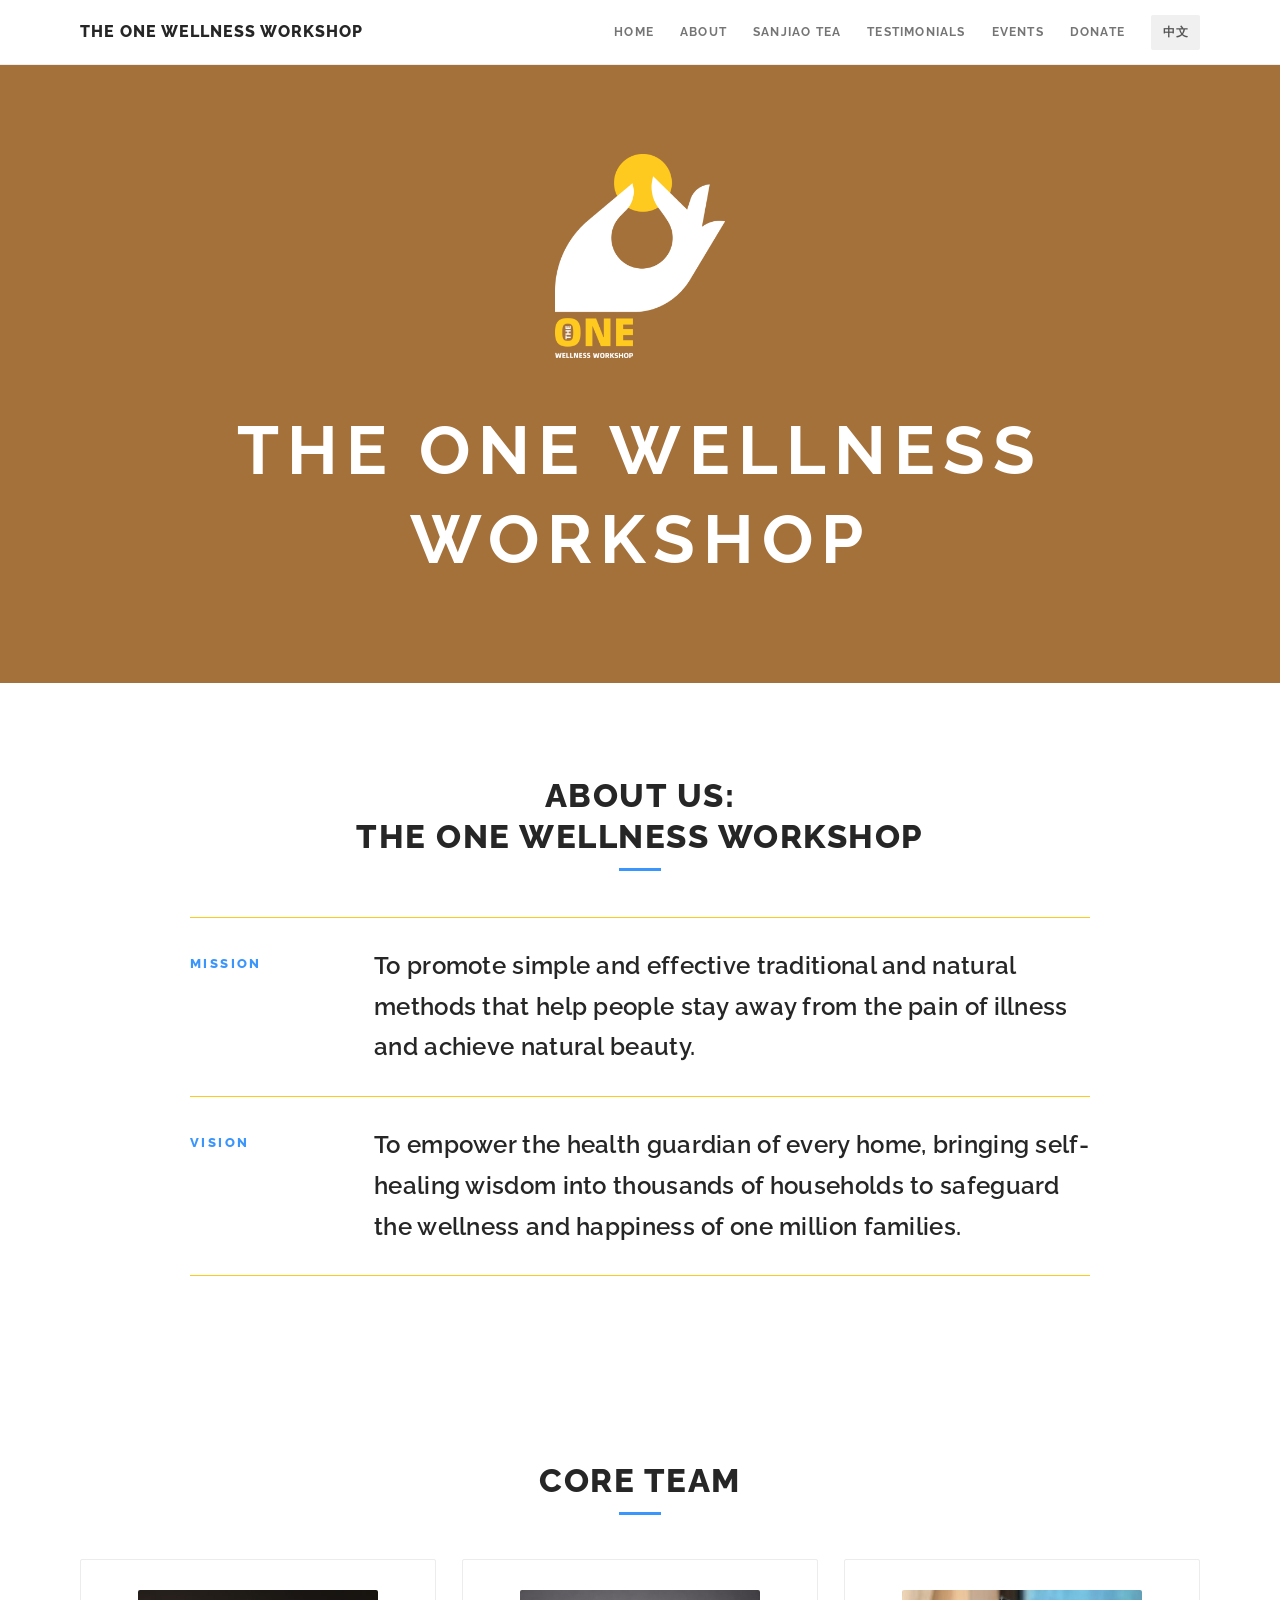
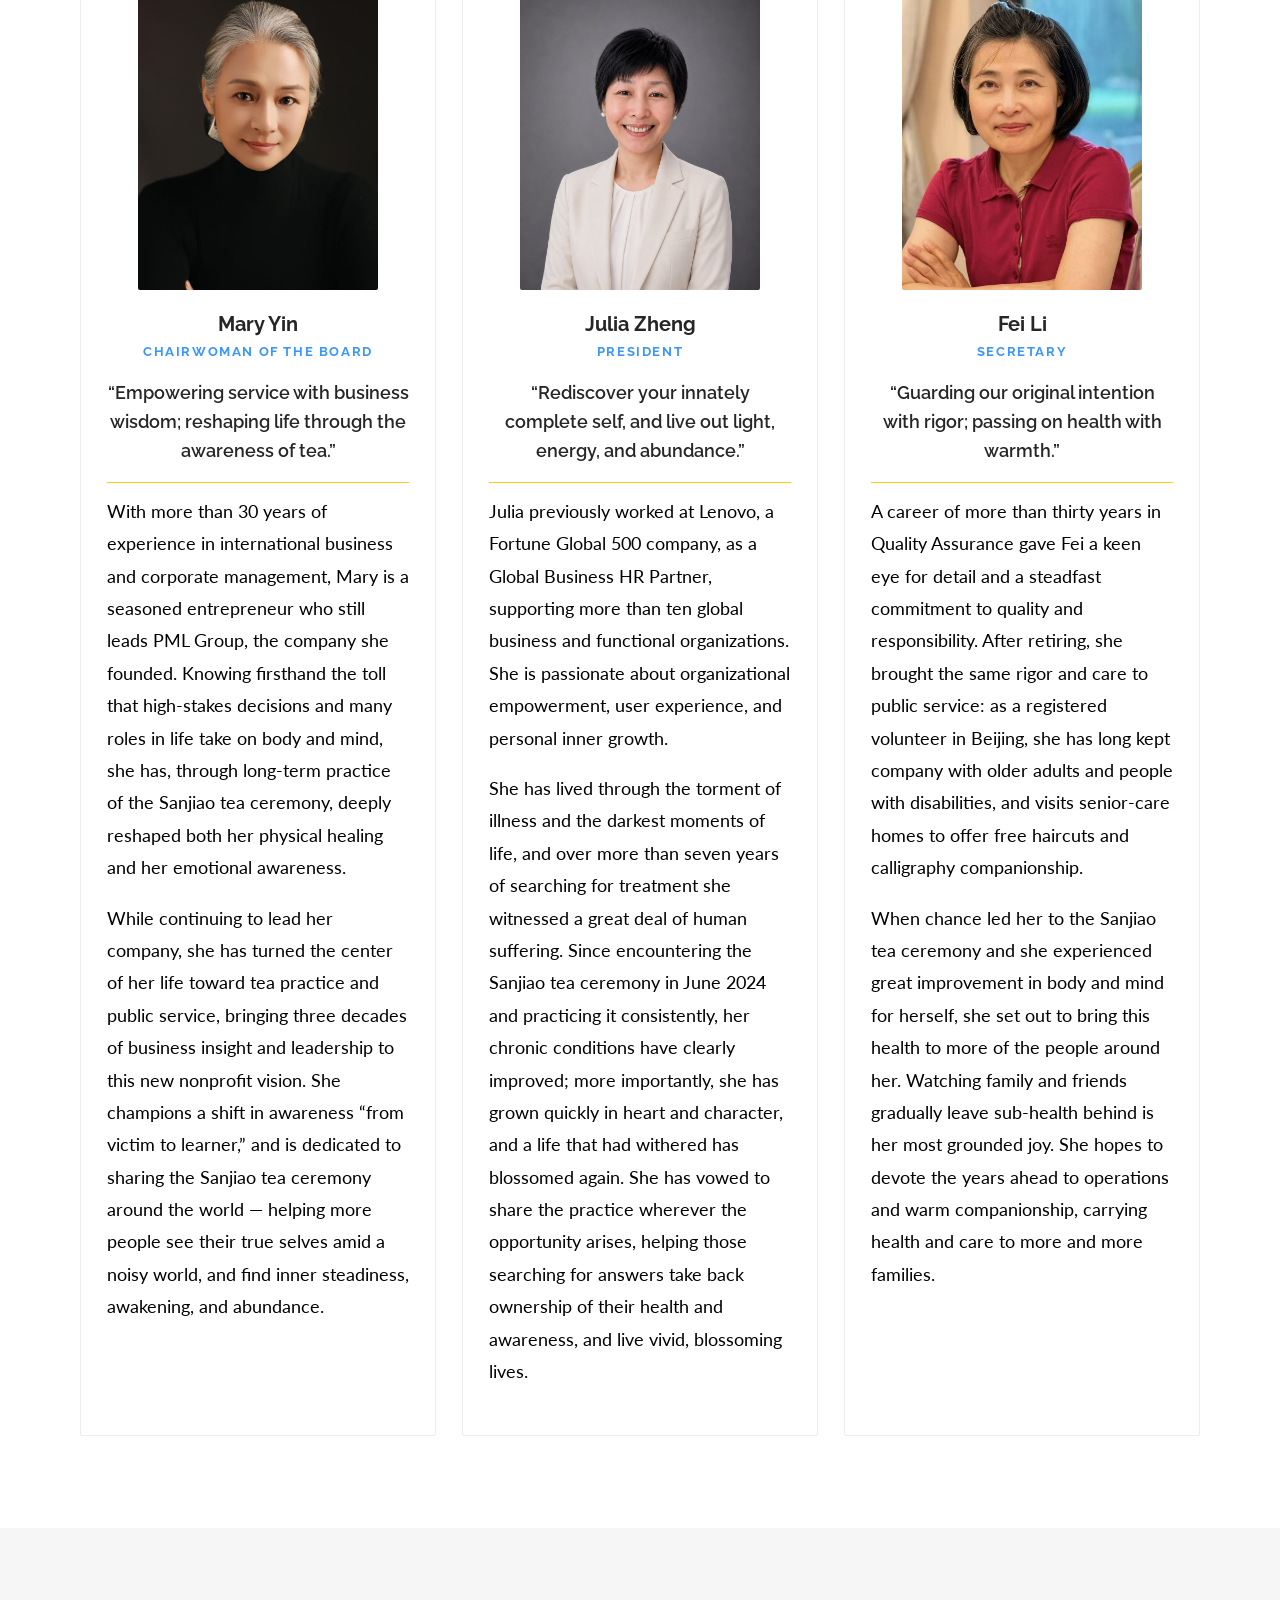
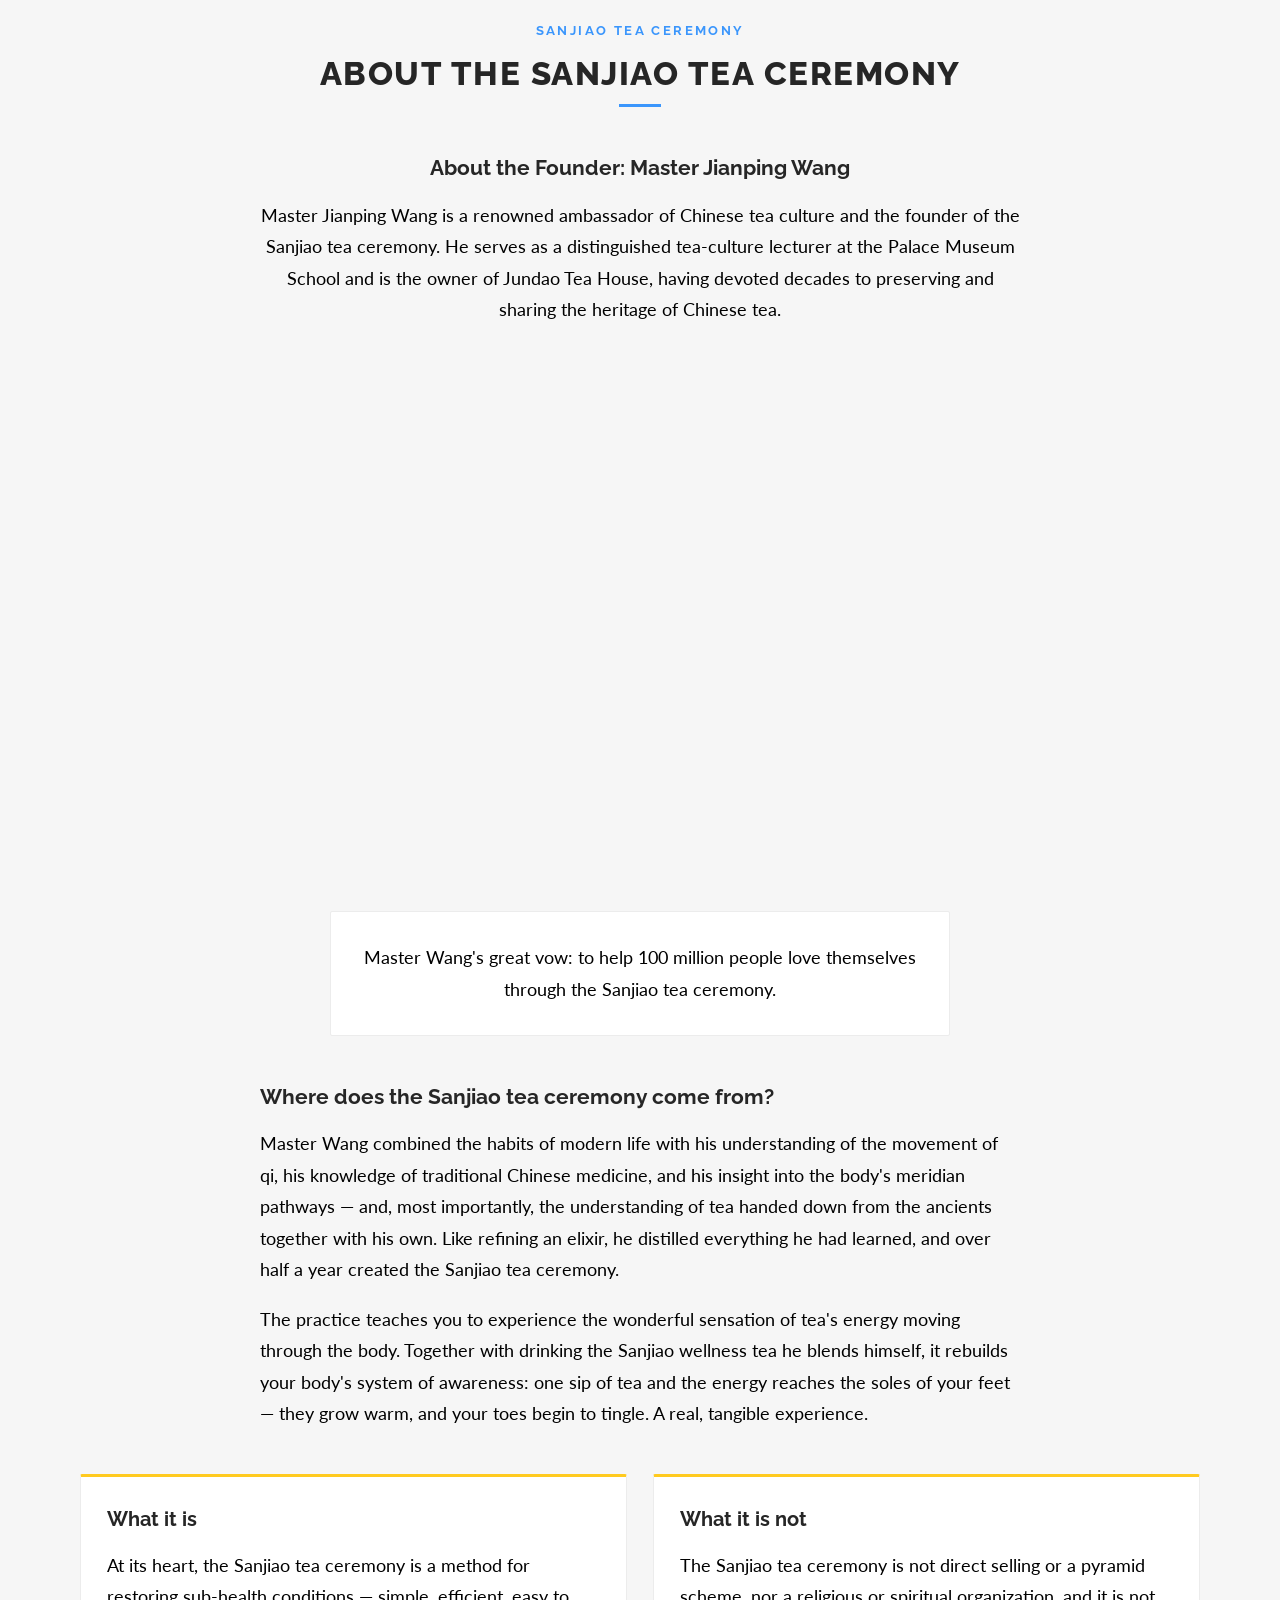
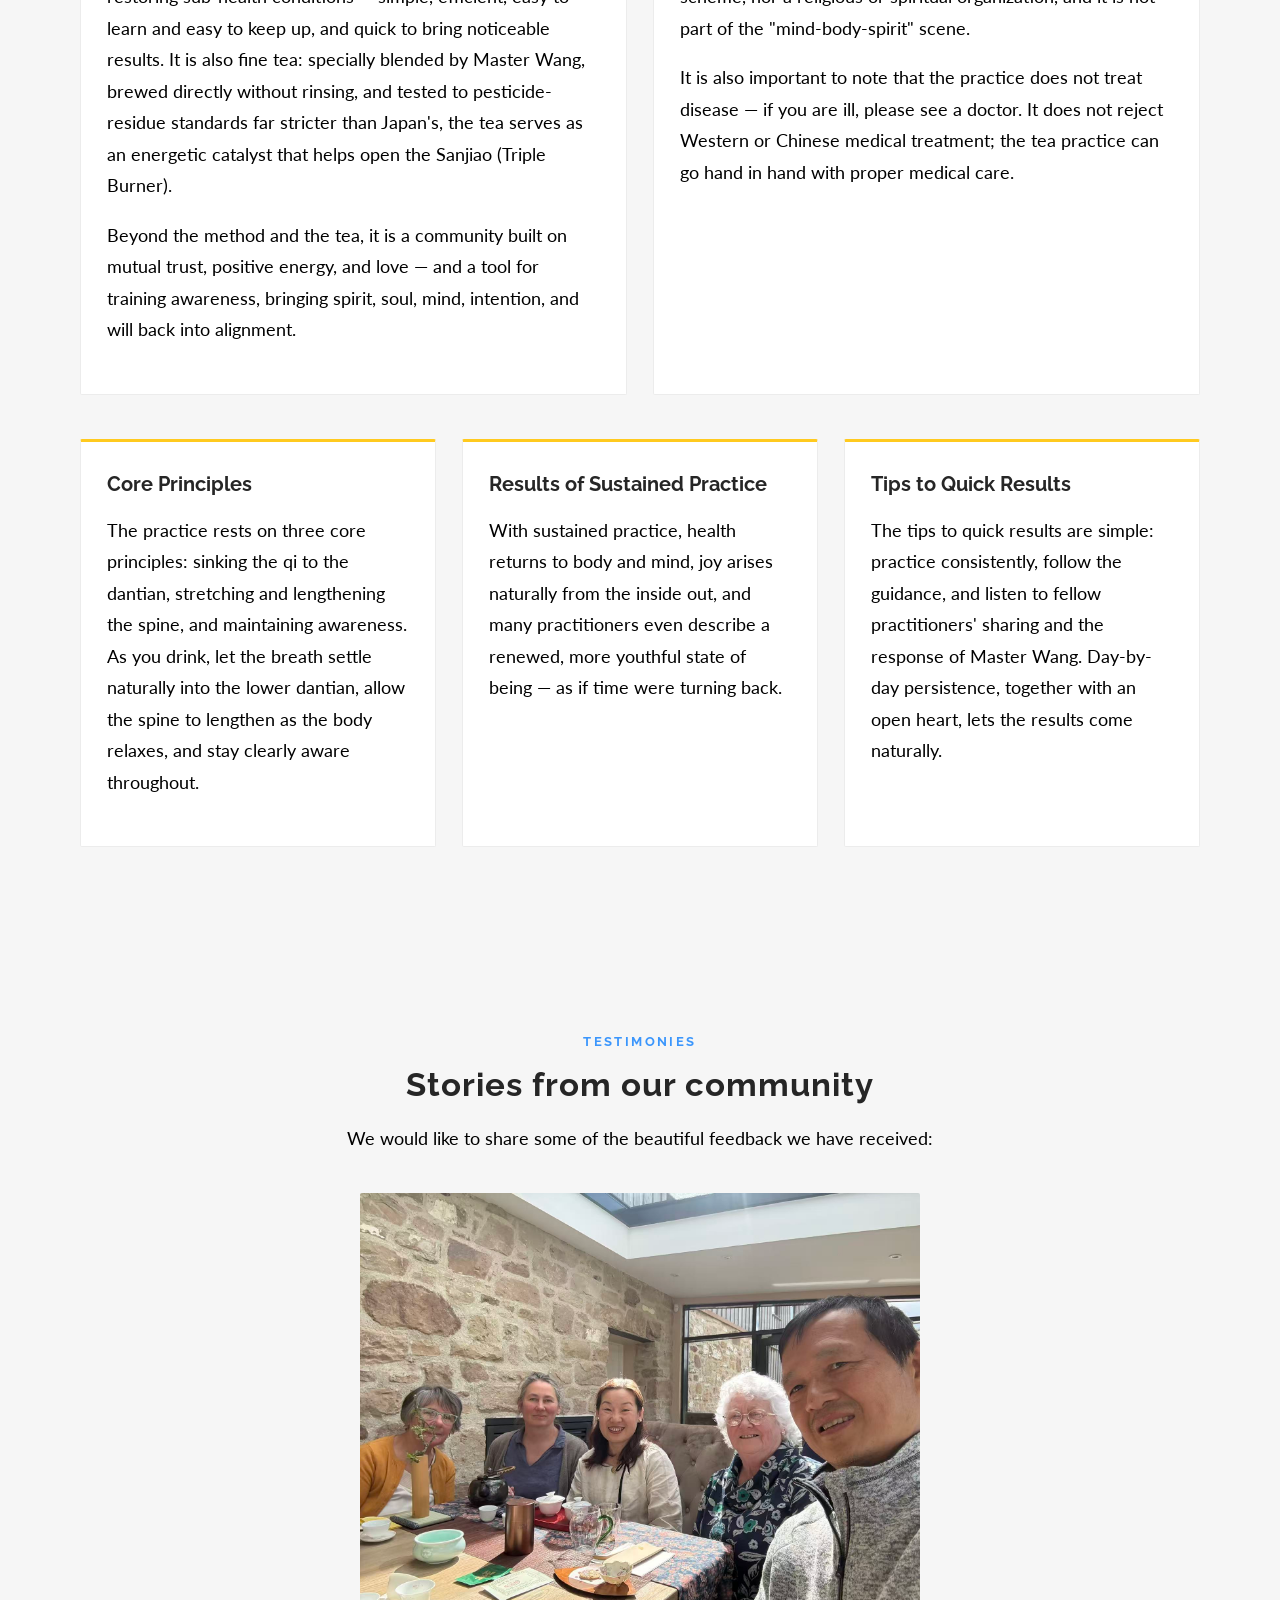
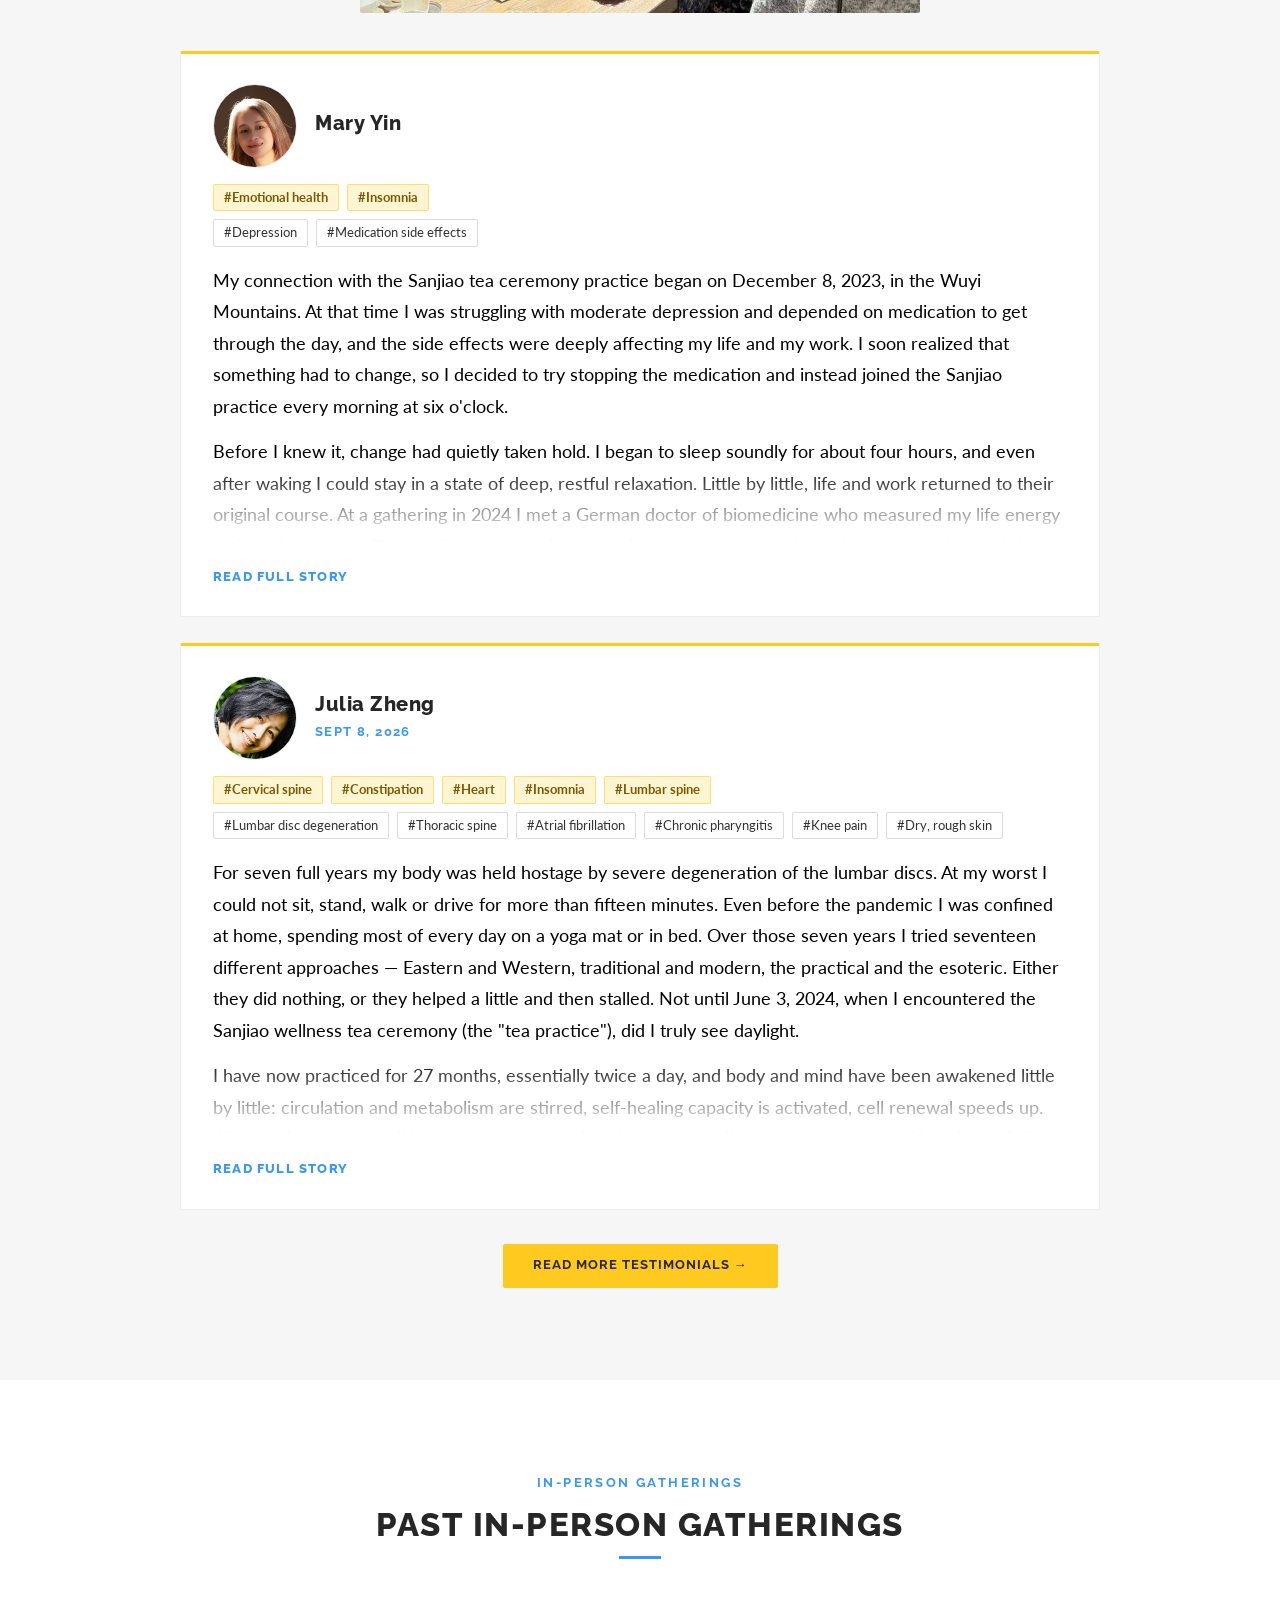
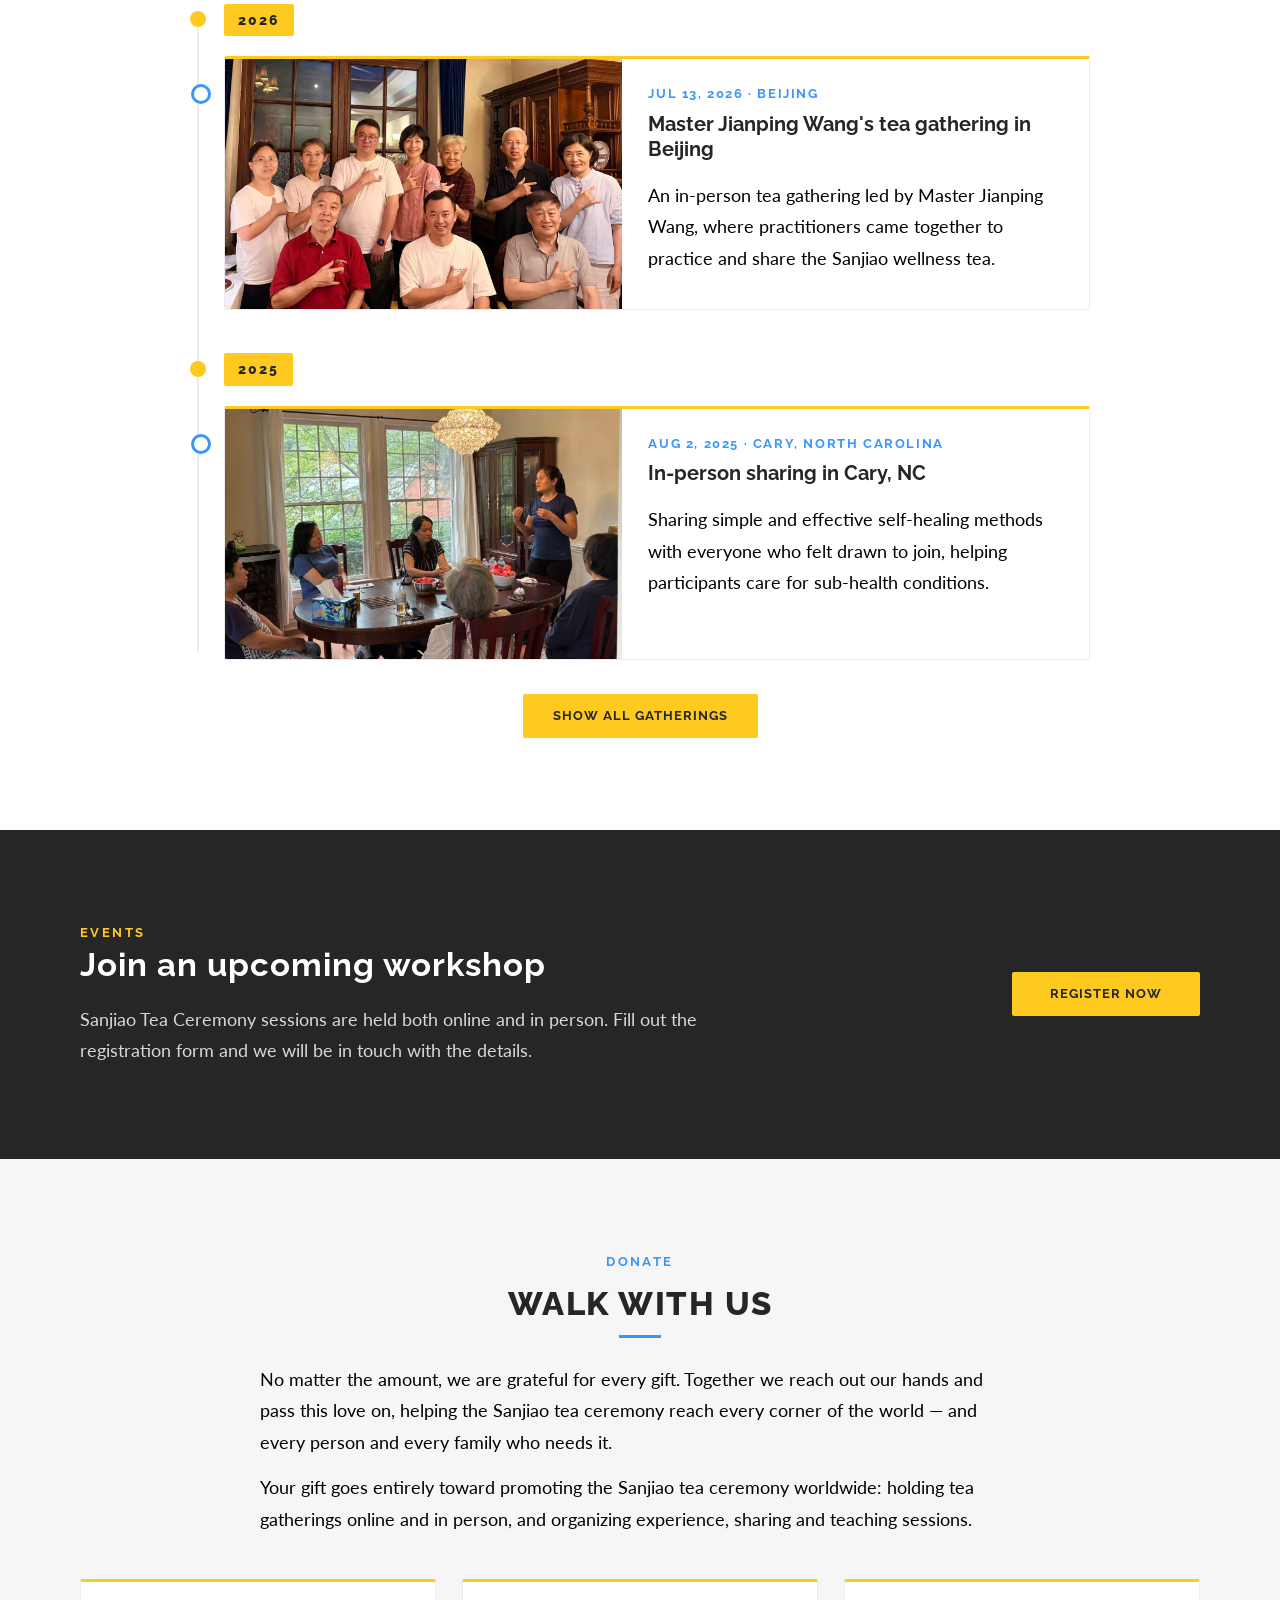
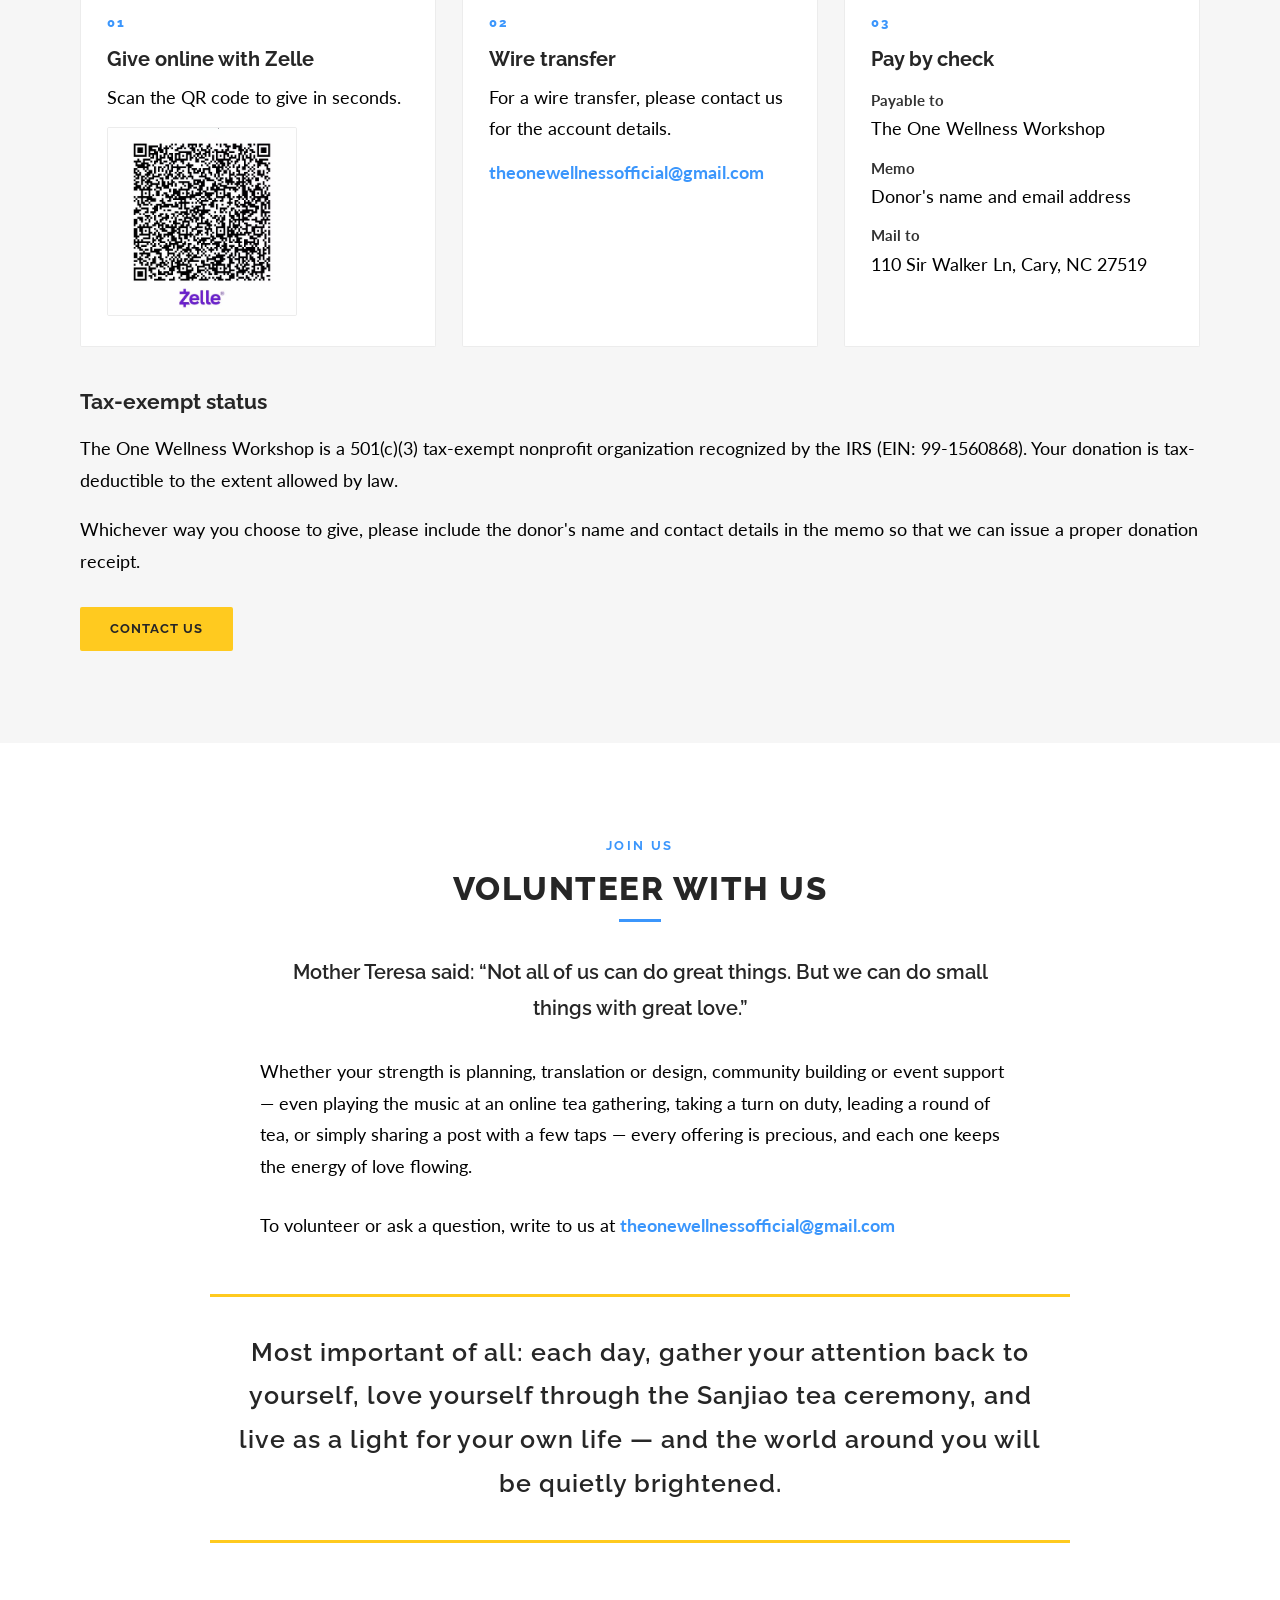
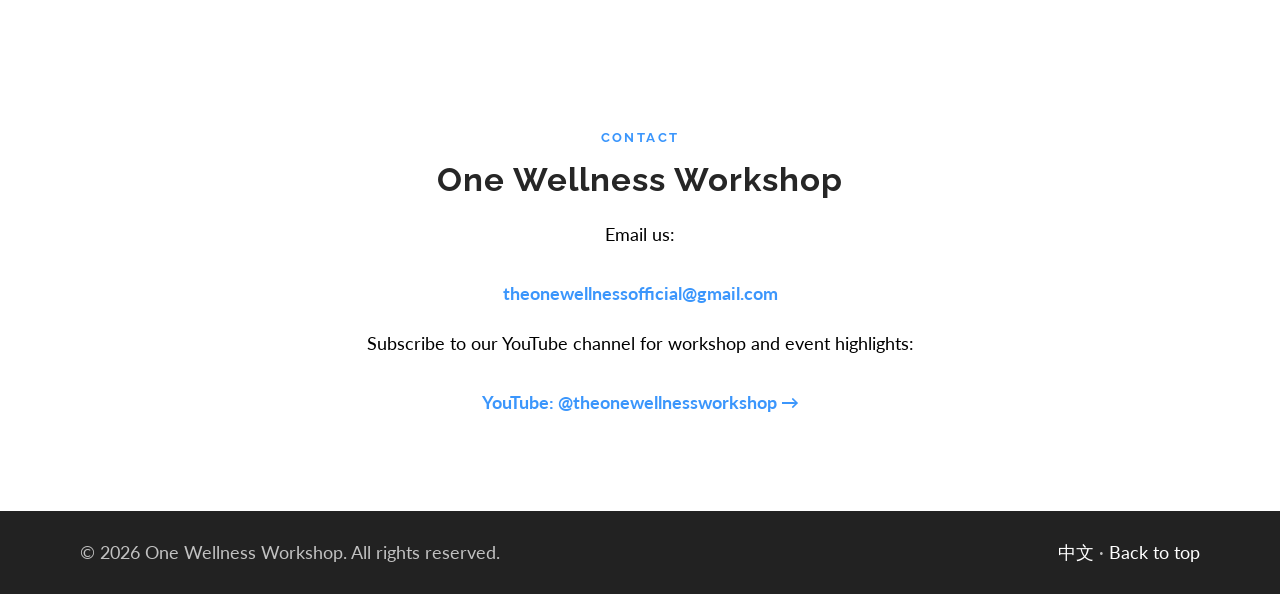
<file: index.html>
<!DOCTYPE html>
<html lang="en">
<head>
  <meta charset="UTF-8" />
  <meta name="viewport" content="width=device-width, initial-scale=1.0" />
  <title>The One Wellness Workshop | Sanjiao Tea Ceremony &amp; Traditional Wellness Nonprofit</title>
  <meta name="description" content="The One Wellness Workshop is a 501(c)(3) nonprofit in Cary, North Carolina, sharing the Sanjiao Tea Ceremony created by Master Jianping Wang — simple, traditional and natural wellness practices, online and in person." />
  <!-- SEO：规范链接 + 中英文版本互相关联 -->
  <link rel="canonical" href="https://theonewellness.org/" />
  <link rel="alternate" hreflang="en" href="https://theonewellness.org/" />
  <link rel="alternate" hreflang="zh-CN" href="https://theonewellness.org/zh.html" />
  <link rel="alternate" hreflang="x-default" href="https://theonewellness.org/" />
  <!-- 分享预览（微信 / Facebook / LinkedIn / X） -->
  <meta property="og:type" content="website" />
  <meta property="og:site_name" content="The One Wellness Workshop" />
  <meta property="og:title" content="The One Wellness Workshop | Sanjiao Tea Ceremony &amp; Traditional Wellness Nonprofit" />
  <meta property="og:description" content="The One Wellness Workshop is a 501(c)(3) nonprofit in Cary, North Carolina, sharing the Sanjiao Tea Ceremony created by Master Jianping Wang — simple, traditional and natural wellness practices, online and in person." />
  <meta property="og:url" content="https://theonewellness.org/" />
  <meta property="og:image" content="https://theonewellness.org/assets/og-image.jpg" />
  <meta property="og:image:width" content="1200" />
  <meta property="og:image:height" content="630" />
  <meta property="og:locale" content="en_US" />
  <meta property="og:locale:alternate" content="zh_CN" />
  <meta name="twitter:card" content="summary_large_image" />
  <!-- 结构化数据：告诉 Google 这是一个 501(c)(3) 非营利组织 -->
  <script type="application/ld+json">
  {
    "@context": "https://schema.org",
    "@type": "NGO",
    "@id": "https://theonewellness.org/#organization",
    "name": "The One Wellness Workshop",
    "alternateName": "合一健康共修所",
    "url": "https://theonewellness.org/",
    "logo": "https://theonewellness.org/assets/logo-lockup-psd.png",
    "image": "https://theonewellness.org/assets/og-image.jpg",
    "description": "A 501(c)(3) nonprofit promoting simple and effective traditional and natural wellness practices, including the Sanjiao Tea Ceremony created by Master Jianping Wang.",
    "nonprofitStatus": "Nonprofit501c3",
    "taxID": "99-1560868",
    "email": "theonewellnessofficial@gmail.com",
    "address": {
      "@type": "PostalAddress",
      "streetAddress": "110 Sir Walker Ln",
      "addressLocality": "Cary",
      "addressRegion": "NC",
      "postalCode": "27519",
      "addressCountry": "US"
    },
    "sameAs": [
      "https://www.youtube.com/@theonewellnessworkshop"
    ]
  }
  </script>
  <link rel="preconnect" href="https://fonts.googleapis.com">
  <link rel="preconnect" href="https://fonts.gstatic.com" crossorigin>
  <link href="https://fonts.googleapis.com/css2?family=Lato:wght@400;700&family=Raleway:wght@400;500;600;700;800&display=swap" rel="stylesheet">
  <link rel="stylesheet" href="styles.css" />
</head>
<body data-more-label="Read full story" data-less-label="Show less" data-empty-label="No testimonials in this category yet.">
  <header class="site-header">
    <nav class="navbar container">
      <a href="#home" class="brand">THE ONE WELLNESS WORKSHOP</a>
      <button class="nav-toggle" aria-label="Open navigation" aria-expanded="false">☰</button>
      <div class="nav-links">
        <a href="#home">Home</a>
        <a href="#about">About</a>
        <a href="#tea">Sanjiao Tea</a>
        <a href="#testimonies">Testimonials</a>
        <a href="#events">Events</a>
        <a href="#donate">Donate</a>
        <a href="zh.html" class="lang-switch" lang="zh-CN">中文</a>
      </div>
    </nav>
  </header>

  <main>
    <section id="home" class="hero">
      <img class="hero-lockup" src="assets/logo-lockup-psd.png" alt="The One Wellness Workshop logo" />
      <h1 class="hero-title">The One Wellness Workshop</h1>
    </section>

    <section id="about" class="section">
      <div class="container center-text narrow">
        <h2 class="section-title">About Us:<br />The One Wellness Workshop</h2>
        <span class="title-rule" aria-hidden="true"></span>
      </div>
      <div class="container purpose-stack">
        <div class="purpose-block">
          <p class="purpose-label">Mission</p>
          <p class="purpose-text">To promote simple and effective traditional and natural methods that help people stay away from the pain of illness and achieve natural beauty.</p>
        </div>
        <div class="purpose-block">
          <p class="purpose-label">Vision</p>
          <p class="purpose-text">To empower the health guardian of every home, bringing self-healing wisdom into thousands of households to safeguard the wellness and happiness of one million families.</p>
        </div>
      </div>
    </section>

    <section id="team" class="section">
      <div class="container center-text narrow">
        <h2 class="section-title">Core Team</h2>
        <span class="title-rule" aria-hidden="true"></span>
      </div>
      <!-- 核心团队：按顺序 印明珠（主席）→ 郑青（会长）→ 李菲（秘书长）。
           卡片结构：照片 → 姓名 → 职务 → 引言（.team-quote）→ 简介段落（.bio，可多段） -->
      <div class="container team-grid">
        <article class="team-card">
          <figure class="team-photo"><img src="assets/team-mary.jpg" alt="Portrait of Mingzhu Yin (Mary Yin)" loading="lazy" /></figure>
          <h3>Mary Yin</h3>
          <p class="team-role">Chairwoman of the Board</p>
          <p class="team-quote">“Empowering service with business wisdom; reshaping life through the awareness of tea.”</p>
          <p class="bio">With more than 30 years of experience in international business and corporate management, Mary is a seasoned entrepreneur who still leads PML Group, the company she founded. Knowing firsthand the toll that high-stakes decisions and many roles in life take on body and mind, she has, through long-term practice of the Sanjiao tea ceremony, deeply reshaped both her physical healing and her emotional awareness.</p>
          <p class="bio">While continuing to lead her company, she has turned the center of her life toward tea practice and public service, bringing three decades of business insight and leadership to this new nonprofit vision. She champions a shift in awareness “from victim to learner,” and is dedicated to sharing the Sanjiao tea ceremony around the world — helping more people see their true selves amid a noisy world, and find inner steadiness, awakening, and abundance.</p>
        </article>
        <article class="team-card">
          <figure class="team-photo"><img src="assets/team-julia.jpg" alt="Portrait of Qing Zheng (Julia Zheng)" loading="lazy" /></figure>
          <h3>Julia Zheng</h3>
          <p class="team-role">President</p>
          <p class="team-quote">“Rediscover your innately complete self, and live out light, energy, and abundance.”</p>
          <p class="bio">Julia previously worked at Lenovo, a Fortune Global 500 company, as a Global Business HR Partner, supporting more than ten global business and functional organizations. She is passionate about organizational empowerment, user experience, and personal inner growth.</p>
          <p class="bio">She has lived through the torment of illness and the darkest moments of life, and over more than seven years of searching for treatment she witnessed a great deal of human suffering. Since encountering the Sanjiao tea ceremony in June 2024 and practicing it consistently, her chronic conditions have clearly improved; more importantly, she has grown quickly in heart and character, and a life that had withered has blossomed again. She has vowed to share the practice wherever the opportunity arises, helping those searching for answers take back ownership of their health and awareness, and live vivid, blossoming lives.</p>
        </article>
        <article class="team-card">
          <figure class="team-photo"><img src="assets/team-fei.jpg" alt="Portrait of Fei Li" loading="lazy" /></figure>
          <h3>Fei Li</h3>
          <p class="team-role">Secretary</p>
          <p class="team-quote">“Guarding our original intention with rigor; passing on health with warmth.”</p>
          <p class="bio">A career of more than thirty years in Quality Assurance gave Fei a keen eye for detail and a steadfast commitment to quality and responsibility. After retiring, she brought the same rigor and care to public service: as a registered volunteer in Beijing, she has long kept company with older adults and people with disabilities, and visits senior-care homes to offer free haircuts and calligraphy companionship.</p>
          <p class="bio">When chance led her to the Sanjiao tea ceremony and she experienced great improvement in body and mind for herself, she set out to bring this health to more of the people around her. Watching family and friends gradually leave sub-health behind is her most grounded joy. She hopes to devote the years ahead to operations and warm companionship, carrying health and care to more and more families.</p>
        </article>
      </div>
    </section>

    <section id="tea" class="section section-warm">
      <div class="container center-text narrow">
        <p class="section-kicker">Sanjiao Tea Ceremony</p>
        <h2 class="section-title">About the Sanjiao Tea Ceremony</h2>
        <span class="title-rule" aria-hidden="true"></span>
      </div>

      <div class="container center-text narrow tea-block">
        <h3 class="subheading">About the Founder: Master Jianping Wang</h3>
        <p>Master Jianping Wang is a renowned ambassador of Chinese tea culture and the founder of the Sanjiao tea ceremony. He serves as a distinguished tea-culture lecturer at the Palace Museum School and is the owner of Jundao Tea House, having devoted decades to preserving and sharing the heritage of Chinese tea.</p>
        <div class="tea-video">
          <iframe src="https://www.youtube.com/embed/YK6tbPDrr0U" title="Video of Master Jianping Wang" loading="lazy" allow="accelerometer; autoplay; clipboard-write; encrypted-media; gyroscope; picture-in-picture; web-share" allowfullscreen></iframe>
        </div>
        <blockquote class="tea-vow">Master Wang's great vow: to help 100 million people love themselves through the Sanjiao tea ceremony.</blockquote>
      </div>

      <div class="container narrow tea-block">
        <h3 class="subheading">Where does the Sanjiao tea ceremony come from?</h3>
        <p>Master Wang combined the habits of modern life with his understanding of the movement of qi, his knowledge of traditional Chinese medicine, and his insight into the body's meridian pathways — and, most importantly, the understanding of tea handed down from the ancients together with his own. Like refining an elixir, he distilled everything he had learned, and over half a year created the Sanjiao tea ceremony.</p>
        <p>The practice teaches you to experience the wonderful sensation of tea's energy moving through the body. Together with drinking the Sanjiao wellness tea he blends himself, it rebuilds your body's system of awareness: one sip of tea and the energy reaches the soles of your feet — they grow warm, and your toes begin to tingle. A real, tangible experience.</p>
      </div>

      <div class="container card-grid two">
        <article class="info-card">
          <h3>What it is</h3>
          <p>At its heart, the Sanjiao tea ceremony is a method for restoring sub-health conditions — simple, efficient, easy to learn and easy to keep up, and quick to bring noticeable results. It is also fine tea: specially blended by Master Wang, brewed directly without rinsing, and tested to pesticide-residue standards far stricter than Japan's, the tea serves as an energetic catalyst that helps open the Sanjiao (Triple Burner).</p>
          <p>Beyond the method and the tea, it is a community built on mutual trust, positive energy, and love — and a tool for training awareness, bringing spirit, soul, mind, intention, and will back into alignment.</p>
        </article>
        <article class="info-card">
          <h3>What it is not</h3>
          <p>The Sanjiao tea ceremony is not direct selling or a pyramid scheme, nor a religious or spiritual organization, and it is not part of the "mind-body-spirit" scene.</p>
          <p>It is also important to note that the practice does not treat disease — if you are ill, please see a doctor. It does not reject Western or Chinese medical treatment; the tea practice can go hand in hand with proper medical care.</p>
        </article>
      </div>

      <div class="container card-grid three">
        <article class="info-card">
          <h3>Core Principles</h3>
          <p>The practice rests on three core principles: sinking the qi to the dantian, stretching and lengthening the spine, and maintaining awareness. As you drink, let the breath settle naturally into the lower dantian, allow the spine to lengthen as the body relaxes, and stay clearly aware throughout.</p>
        </article>
        <article class="info-card">
          <h3>Results of Sustained Practice</h3>
          <p>With sustained practice, health returns to body and mind, joy arises naturally from the inside out, and many practitioners even describe a renewed, more youthful state of being — as if time were turning back.</p>
        </article>
        <article class="info-card">
          <h3>Tips to Quick Results</h3>
          <p>The tips to quick results are simple: practice consistently, follow the guidance, and listen to fellow practitioners' sharing and the response of Master Wang. Day-by-day persistence, together with an open heart, lets the results come naturally.</p>
        </article>
      </div>
    </section>

    <section id="testimonies" class="section section-light">
      <div class="container center-text narrow">
        <p class="section-kicker">Testimonies</p>
        <h2>Stories from our community</h2>
        <p>We would like to share some of the beautiful feedback we have received:</p>
      </div>
      <figure class="container testimonial-photo">
        <img src="assets/testimonies-tea.jpg" alt="Participants gathered around the tea table during a Sanjiao tea ceremony" loading="lazy" />
      </figure>

      <!-- 见证卡片统一格式（首页只展示部分，全部见证在 testimonials.html）：
           <article class="tcard" data-cats="分类key 分类key">
             头像 + 姓名/时间 → 筛选关键词标签（.key）→ 具体病名标签（.detail）→ 正文段落
           新增见证时复制整张卡片，替换头像、姓名、标签与正文即可。 -->
      <div class="container testimonial-grid">

        <article class="tcard" data-cats="emotional insomnia">
          <header class="tcard-head">
            <img class="tcard-avatar" src="assets/testimony-mary-yin.jpg" alt="Portrait of Mingzhu Yin (Mary Yin)" loading="lazy" />
            <div>
              <h3 class="tcard-name">Mary Yin</h3>
              <!-- Date of the note: add <p class="tcard-meta">Jan 1, 2026</p> once known -->
            </div>
          </header>
          <ul class="tcard-tags key" aria-label="Filter categories">
            <li>#Emotional health</li><li>#Insomnia</li>
          </ul>
          <ul class="tcard-tags detail" aria-label="Other improvements">
            <li>#Depression</li><li>#Medication side effects</li>
          </ul>
          <div class="tcard-body">
            <p>My connection with the Sanjiao tea ceremony practice began on December 8, 2023, in the Wuyi Mountains. At that time I was struggling with moderate depression and depended on medication to get through the day, and the side effects were deeply affecting my life and my work. I soon realized that something had to change, so I decided to try stopping the medication and instead joined the Sanjiao practice every morning at six o'clock.</p>
            <p>Before I knew it, change had quietly taken hold. I began to sleep soundly for about four hours, and even after waking I could stay in a state of deep, restful relaxation. Little by little, life and work returned to their original course. At a gathering in 2024 I met a German doctor of biomedicine who measured my life energy with his instrument. The reading suggested that my depressive state was being held steadily in check by some kind of practice. Curious, he asked what I practiced. I told him: the Sanjiao tea ceremony — and that I drink Sanjiao tea every morning and join the six o'clock online practice group.</p>
            <p>I have shared this experience many times. Fellow tea practitioners have asked me how I came out of depression without medication. My answer is always the same: "Keep up the Sanjiao practice, and be sure to drink the Sanjiao tea along with it." To this day I have been practicing and drinking Sanjiao tea for more than two years. My life now feels both sunlit and gentle — clear, steady, and full of inner strength.</p>
          </div>
          <button type="button" class="tcard-more">Read full story</button>
        </article>

        <article class="tcard" data-cats="cervical constipation heart insomnia lumbar">
          <header class="tcard-head">
            <img class="tcard-avatar" src="assets/testimony-julia-zheng.jpg" alt="Portrait of Julia Zheng" loading="lazy" />
            <div>
              <h3 class="tcard-name">Julia Zheng</h3>
              <p class="tcard-meta">Sept 8, 2026</p>
            </div>
          </header>
          <ul class="tcard-tags key" aria-label="Filter categories">
            <li>#Cervical spine</li><li>#Constipation</li><li>#Heart</li><li>#Insomnia</li><li>#Lumbar spine</li>
          </ul>
          <ul class="tcard-tags detail" aria-label="Other improvements">
            <li>#Lumbar disc degeneration</li><li>#Thoracic spine</li><li>#Atrial fibrillation</li><li>#Chronic pharyngitis</li><li>#Knee pain</li><li>#Dry, rough skin</li>
          </ul>
          <div class="tcard-body">
            <p>For seven full years my body was held hostage by severe degeneration of the lumbar discs. At my worst I could not sit, stand, walk or drive for more than fifteen minutes. Even before the pandemic I was confined at home, spending most of every day on a yoga mat or in bed. Over those seven years I tried seventeen different approaches — Eastern and Western, traditional and modern, the practical and the esoteric. Either they did nothing, or they helped a little and then stalled. Not until June 3, 2024, when I encountered the Sanjiao wellness tea ceremony (the "tea practice"), did I truly see daylight.</p>
            <p>I have now practiced for 27 months, essentially twice a day, and body and mind have been awakened little by little: circulation and metabolism are stirred, self-healing capacity is activated, cell renewal speeds up. Ailments large and small have clearly improved, and some have disappeared altogether. Listening to fellow practitioners share and to Master Wang's responses, my inner growth has been just as quick. A life that had shrunk away has blossomed again.</p>
            <p>Around day 100 my neck was the first to respond. At first, with the morning's first cup, I could not tilt my head back at all — the pain was severe. By the tenth cup my neck was much looser and I could look up; at about three months I could tilt my head back easily on the very first sip, with no pain at all. I had a quiet sense that the practice would repair me in order: cervical spine, then thoracic, then lumbar.</p>
            <p>At thirteen months the thoracic spine began to repair, and it continued for about two months. With each exhale there was pain on the right side of the thoracic spine — as I understand it, qi pushing against the lesion. Gradually, sneezing no longer meant back pain and leaking urine, and my bones no longer ached and flared in damp weather. In the autumn and winter of 2025 I visited twelve cities in four months — family, friends, travel, classes — leaving behind for good the life of being trapped at home.</p>
            <p>At twenty-four months the lumbar repair reached another level. Cooking, gatherings with friends, going out — seven or eight hours in a row without needing to lie down. My quality of life and my whole state of being have turned around completely.</p>
            <p>Other changes in body and mind have been just as clear:</p>
            <ul>
              <li>Atrial fibrillation: from six Holter monitor tests in eight months, with episodes even on medication, to a year and a half of stability on my regular prescription — no more trips to the hospital;</li>
              <li>Chronic pharyngitis improved; my qi is fuller, my voice is strong, and I can speak in long sentences again;</li>
              <li>The knee I injured playing volleyball in my youth no longer hurts;</li>
              <li>My heels no longer crack in winter, and rough skin has become smooth;</li>
              <li>Constipation improved — from small white pellets to well-formed golden stools;</li>
              <li>Sleep improved; I sleep through the night;</li>
              <li>My eyes are bright, age spots have faded, my complexion has gone from dark and dull to rosy, and muscle has come back to my forearms and thighs;</li>
              <li>Awareness has grown: less duality and judgement, more smiles; a heart that is softer, more relaxed and more playful; less fear, able to take a joke; one persona after another dropped away; from weighing every word to speaking freely; able to let small irritations out as they arise — and my relationship with my husband has improved wonderfully.</li>
            </ul>
            <p>My deep gratitude to Master Jianping Wang and to the Sanjiao wellness tea ceremony he created. Beyond what it has done for my body, the daily companionship and response have grown my character — and that is the root of it all.</p>
            <p>I want to pass this love and blessing on, so that the countless people who, like me, struggle with illness and search endlessly for a cure can take fewer wrong turns, find this practice sooner, benefit sooner, take back ownership of their health and their awareness, and let life blossom again.</p>
          </div>
          <button type="button" class="tcard-more">Read full story</button>
        </article>

      </div>

      <div class="container section-cta">
        <a class="btn btn-primary" href="testimonials.html">Read more testimonials →</a>
      </div>
    </section>

    <section id="offline" class="section">
      <div class="container center-text narrow">
        <p class="section-kicker">In-Person Gatherings</p>
        <h2 class="section-title">Past In-Person Gatherings</h2>
        <span class="title-rule" aria-hidden="true"></span>
      </div>
      <!-- 时间轴：按年份从新到旧排列。新增活动时，在对应年份下复制一个
           <li class="timeline-item">…</li>；同一场活动可放多张照片，
           在 .offline-gallery 里继续追加 <button class="gallery-item"> 即可。 -->
      <div class="container timeline">
        <ol class="timeline-list">
          <li class="timeline-year"><span>2026</span></li>
          <li class="timeline-item">
            <article class="offline-card">
              <figure class="offline-gallery">
                <button type="button" class="gallery-item" data-caption="Jul 13, 2026 · Beijing — Master Jianping Wang's tea gathering">
                  <img src="assets/event-beijing-2026.jpg" alt="Group photo from Master Jianping Wang's in-person tea gathering in Beijing on July 13, 2026" loading="lazy" />
                </button>
              </figure>
              <div class="offline-body">
                <p class="offline-date">Jul 13, 2026 · Beijing</p>
                <h3>Master Jianping Wang's tea gathering in Beijing</h3>
                <p>An in-person tea gathering led by Master Jianping Wang, where practitioners came together to practice and share the Sanjiao wellness tea.</p>
              </div>
            </article>
          </li>

          <li class="timeline-year"><span>2025</span></li>
          <li class="timeline-item">
            <article class="offline-card">
              <figure class="offline-gallery">
                <button type="button" class="gallery-item" data-caption="Aug 2, 2025 · Cary, North Carolina — In-person sharing">
                  <img src="assets/event-cary-2025.jpg" alt="In-person gathering in Cary, North Carolina on August 2, 2025" loading="lazy" />
                </button>
              </figure>
              <div class="offline-body">
                <p class="offline-date">Aug 2, 2025 · Cary, North Carolina</p>
                <h3>In-person sharing in Cary, NC</h3>
                <p>Sharing simple and effective self-healing methods with everyone who felt drawn to join, helping participants care for sub-health conditions.</p>
              </div>
            </article>
          </li>

          <li class="timeline-year"><span>2024</span></li>
          <li class="timeline-item">
            <article class="offline-card">
              <figure class="offline-gallery">
                <!-- 这张照片原来放在“关于我们”，现移到线下活动回顾 -->
                <button type="button" class="gallery-item" data-caption="Aug 10, 2024 · Beijing — Tea gathering at NUO Hotel Beijing">
                  <img src="assets/about-class.jpg" alt="Participants practicing together at the in-person tea gathering at NUO Hotel Beijing on August 10, 2024" loading="lazy" />
                </button>
              </figure>
              <div class="offline-body">
                <p class="offline-date">Aug 10, 2024 · Beijing</p>
                <h3>Tea gathering at NUO Hotel Beijing</h3>
                <p>An in-person tea gathering at NUO Hotel Beijing, where practitioners came together to practice, share, and learn the Sanjiao tea ceremony side by side.</p>
              </div>
            </article>
          </li>
        </ol>
      </div>
      <div class="container section-cta">
        <button type="button" class="btn btn-primary timeline-more"
                data-more="Show all gatherings" data-less="Show less" aria-expanded="false" hidden>Show all gatherings</button>
      </div>
    </section>

    <section id="events" class="section event-section">
      <div class="container event-card">
        <div>
          <p class="section-kicker">Events</p>
          <h2>Join an upcoming workshop</h2>
          <p>Sanjiao Tea Ceremony sessions are held both online and in person. Fill out the registration form and we will be in touch with the details.</p>
        </div>
        <a class="btn btn-primary" href="https://forms.gle/8Z8Eb8uVFvMLnaNM6" target="_blank" rel="noopener">Register Now</a>
      </div>
    </section>

    <section id="donate" class="section section-warm">
      <div class="container center-text narrow">
        <p class="section-kicker">Donate</p>
        <h2 class="section-title">Walk with us</h2>
        <span class="title-rule" aria-hidden="true"></span>
      </div>

      <div class="container narrow donate-intro">
        <p>No matter the amount, we are grateful for every gift. Together we reach out our hands and pass this love on, helping the Sanjiao tea ceremony reach every corner of the world — and every person and every family who needs it.</p>
        <p>Your gift goes entirely toward promoting the Sanjiao tea ceremony worldwide: holding tea gatherings online and in person, and organizing experience, sharing and teaching sessions.</p>
      </div>

      <!-- Ways to give: one card per method, reusing the .info-card style.
           To add a method, copy an <article class="info-card donate-way"> and continue the numbering. -->
      <div class="container card-grid three donate-ways">
        <article class="info-card donate-way">
          <p class="donate-way-num">01</p>
          <h3>Give online with Zelle</h3>
          <p>Scan the QR code to give in seconds.</p>
          <figure class="donate-qr">
            <img src="assets/donate-zelle.png" alt="Zelle donation QR code" loading="lazy" />
          </figure>
        </article>
        <article class="info-card donate-way">
          <p class="donate-way-num">02</p>
          <h3>Wire transfer</h3>
          <p>For a wire transfer, please contact us for the account details.</p>
          <a class="text-link" href="mailto:theonewellnessofficial@gmail.com">theonewellnessofficial@gmail.com</a>
        </article>
        <article class="info-card donate-way">
          <p class="donate-way-num">03</p>
          <h3>Pay by check</h3>
          <ul class="donate-details">
            <li><span>Payable to</span>The One Wellness Workshop</li>
            <li><span>Memo</span>Donor's name and email address</li>
            <li><span>Mail to</span>110 Sir Walker Ln, Cary, NC 27519</li>
          </ul>
        </article>
      </div>

      <div class="container donate-legal">
        <h3 class="subheading">Tax-exempt status</h3>
        <p>The One Wellness Workshop is a 501(c)(3) tax-exempt nonprofit organization recognized by the IRS (EIN: 99-1560868). Your donation is tax-deductible to the extent allowed by law.</p>
        <p>Whichever way you choose to give, please include the donor's name and contact details in the memo so that we can issue a proper donation receipt.</p>
        <a class="btn btn-primary" href="#contact">Contact Us</a>
      </div>
    </section>

    <section id="volunteer" class="section">
      <div class="container center-text narrow">
        <p class="section-kicker">Join us</p>
        <h2 class="section-title">Volunteer with us</h2>
        <span class="title-rule" aria-hidden="true"></span>
      </div>
      <blockquote class="container quote-plain">Mother Teresa said: “Not all of us can do great things. But we can do small things with great love.”</blockquote>
      <div class="container narrow volunteer-body">
        <p>Whether your strength is planning, translation or design, community building or event support — even playing the music at an online tea gathering, taking a turn on duty, leading a round of tea, or simply sharing a post with a few taps — every offering is precious, and each one keeps the energy of love flowing.</p>
        <p>To volunteer or ask a question, write to us at <a class="text-link" href="mailto:theonewellnessofficial@gmail.com">theonewellnessofficial@gmail.com</a></p>
      </div>
      <div class="container closing-note">
        <p>Most important of all: each day, gather your attention back to yourself, love yourself through the Sanjiao tea ceremony, and live as a light for your own life — and the world around you will be quietly brightened.</p>
      </div>
    </section>

    <section id="contact" class="section contact-section">
      <div class="container center-text narrow">
        <p class="section-kicker">Contact</p>
        <h2>One Wellness Workshop</h2>
        <p>Email us:</p>
        <a class="text-link" href="mailto:theonewellnessofficial@gmail.com">theonewellnessofficial@gmail.com</a>
        <p>Subscribe to our YouTube channel for workshop and event highlights:</p>
        <a class="text-link" href="https://www.youtube.com/@theonewellnessworkshop" target="_blank" rel="noopener">YouTube: @theonewellnessworkshop →</a>
      </div>
    </section>
  </main>

  <footer class="site-footer">
    <div class="container footer-grid">
      <p>© 2026 One Wellness Workshop. All rights reserved.</p>
      <p><a href="zh.html">中文</a> · <a href="#home">Back to top</a></p>
    </div>
  </footer>

  <script>
    const toggle = document.querySelector('.nav-toggle');
    const links = document.querySelector('.nav-links');
    toggle.addEventListener('click', () => {
      const open = links.classList.toggle('open');
      toggle.setAttribute('aria-expanded', open);
    });
    // 手机端：点击任意导航链接后自动收起菜单
    links.querySelectorAll('a').forEach((a) => {
      a.addEventListener('click', () => {
        links.classList.remove('open');
        toggle.setAttribute('aria-expanded', 'false');
      });
    });

    // 线下活动照片灯箱：点击照片全屏查看，同一场活动的多张照片可左右切换
    (function () {
      const triggers = Array.from(document.querySelectorAll('.gallery-item'));
      if (!triggers.length) return;

      const overlay = document.createElement('div');
      overlay.className = 'lightbox';
      overlay.hidden = true;
      overlay.setAttribute('role', 'dialog');
      overlay.setAttribute('aria-modal', 'true');
      overlay.setAttribute('aria-label', 'Event photo');
      overlay.innerHTML =
        '<button type="button" class="lightbox-close" aria-label="Close">×</button>' +
        '<button type="button" class="lightbox-nav prev" aria-label="Previous photo">‹</button>' +
        '<figure class="lightbox-figure"><img alt="" /><figcaption></figcaption></figure>' +
        '<button type="button" class="lightbox-nav next" aria-label="Next photo">›</button>';
      document.body.appendChild(overlay);

      const imgEl = overlay.querySelector('img');
      const capEl = overlay.querySelector('figcaption');
      const prevBtn = overlay.querySelector('.prev');
      const nextBtn = overlay.querySelector('.next');
      let group = [];
      let index = 0;
      let lastFocus = null;

      function render() {
        const btn = group[index];
        const source = btn.querySelector('img');
        imgEl.src = source.currentSrc || source.src;
        imgEl.alt = source.alt || '';
        capEl.textContent = btn.dataset.caption || source.alt || '';
        const multiple = group.length > 1;
        prevBtn.hidden = !multiple;
        nextBtn.hidden = !multiple;
      }

      function open(btn) {
        const gallery = btn.closest('.offline-gallery') || document;
        group = Array.from(gallery.querySelectorAll('.gallery-item'));
        index = Math.max(0, group.indexOf(btn));
        lastFocus = btn;
        render();
        overlay.hidden = false;
        document.body.classList.add('lightbox-open');
        overlay.querySelector('.lightbox-close').focus();
      }

      function close() {
        overlay.hidden = true;
        document.body.classList.remove('lightbox-open');
        imgEl.removeAttribute('src');
        if (lastFocus) lastFocus.focus();
      }

      function step(delta) {
        if (group.length < 2) return;
        index = (index + delta + group.length) % group.length;
        render();
      }

      triggers.forEach((btn) => btn.addEventListener('click', () => open(btn)));
      overlay.querySelector('.lightbox-close').addEventListener('click', close);
      prevBtn.addEventListener('click', () => step(-1));
      nextBtn.addEventListener('click', () => step(1));
      overlay.addEventListener('click', (e) => { if (e.target === overlay) close(); });
      document.addEventListener('keydown', (e) => {
        if (overlay.hidden) return;
        if (e.key === 'Escape') close();
        if (e.key === 'ArrowLeft') step(-1);
        if (e.key === 'ArrowRight') step(1);
      });
    })();

    // 线下活动回顾：首页默认只展示最近两场，点「展开全部活动」看完整时间轴。
    // 用 JS 做折叠（渐进增强）：没有 JS 时全部活动照常显示，按钮不出现。
    (function () {
      const list = document.querySelector('.timeline-list');
      const btn = document.querySelector('.timeline-more');
      if (!list || !btn) return;
      const LIMIT = 2;
      const items = Array.from(list.querySelectorAll('.timeline-item'));
      if (items.length <= LIMIT) return;
      const extra = items.slice(LIMIT);
      const years = Array.from(list.querySelectorAll('.timeline-year'));

      function apply(collapsed) {
        extra.forEach((el) => { el.hidden = collapsed; });
        // 某个年份下面的活动全被收起时，这个年份节点也一起收起
        years.forEach((y) => {
          let n = y.nextElementSibling;
          let any = false;
          while (n && !n.classList.contains('timeline-year')) {
            if (n.classList.contains('timeline-item') && !n.hidden) any = true;
            n = n.nextElementSibling;
          }
          y.hidden = !any;
        });
      }

      apply(true);
      btn.hidden = false;
      btn.addEventListener('click', () => {
        const open = btn.getAttribute('aria-expanded') === 'true';
        apply(open);
        btn.setAttribute('aria-expanded', String(!open));
        btn.textContent = open ? btn.dataset.more : btn.dataset.less;
        if (open) document.getElementById('offline').scrollIntoView({ block: 'start', behavior: 'smooth' });
      });
    })();
  </script>
  <script src="testimonials.js"></script>
</body>
</html>
</file>
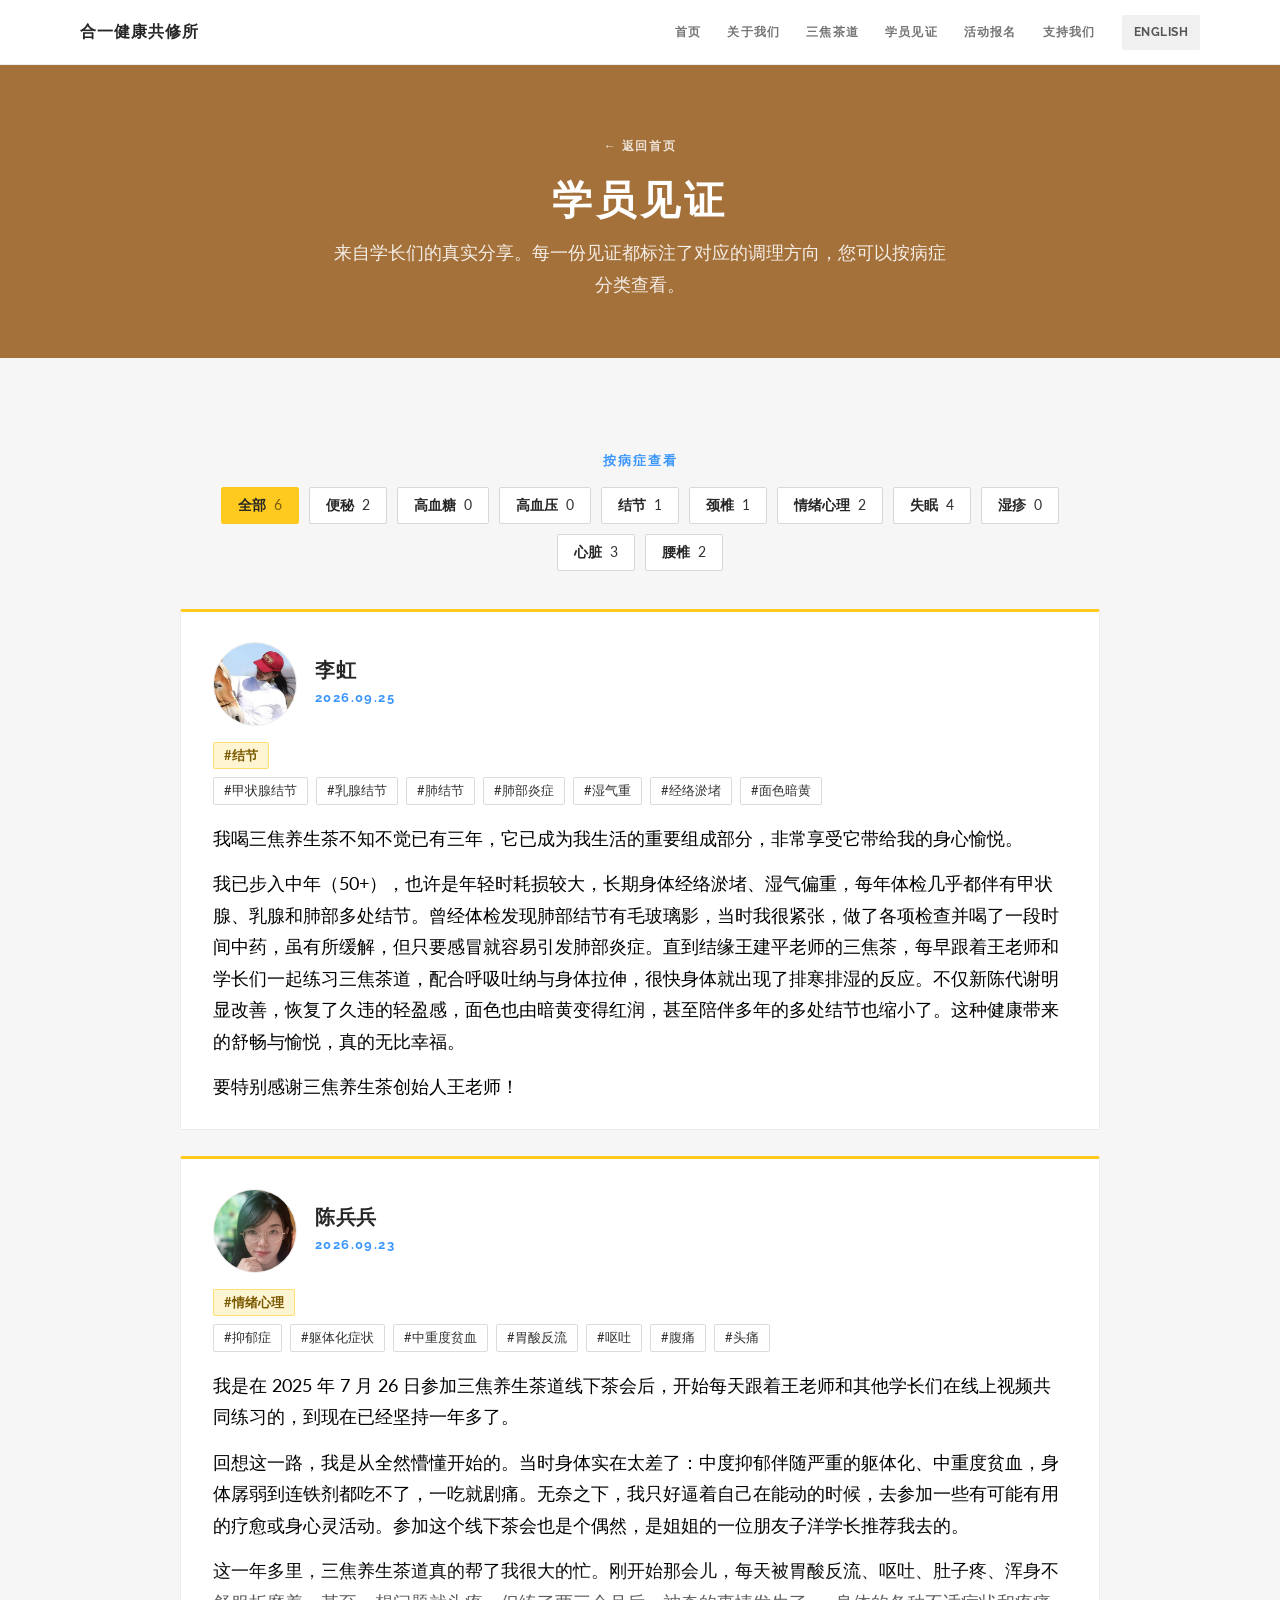
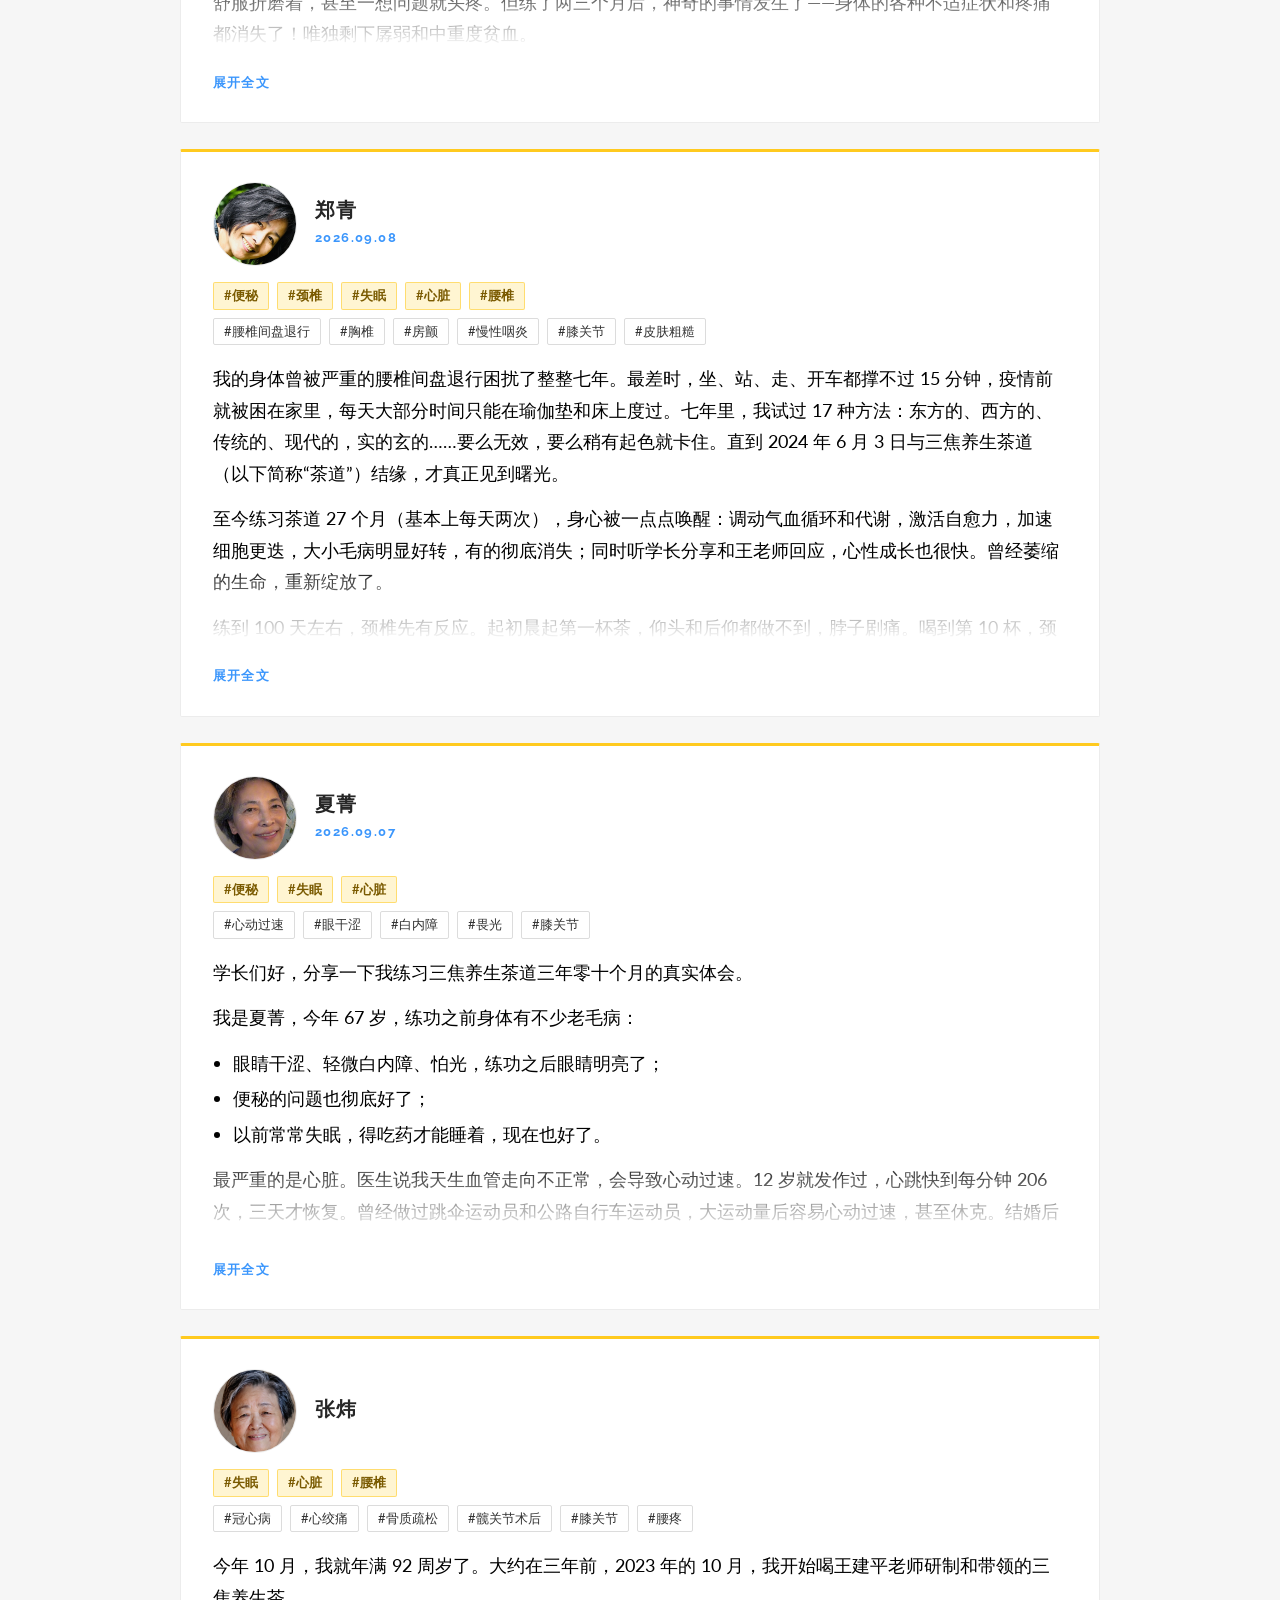
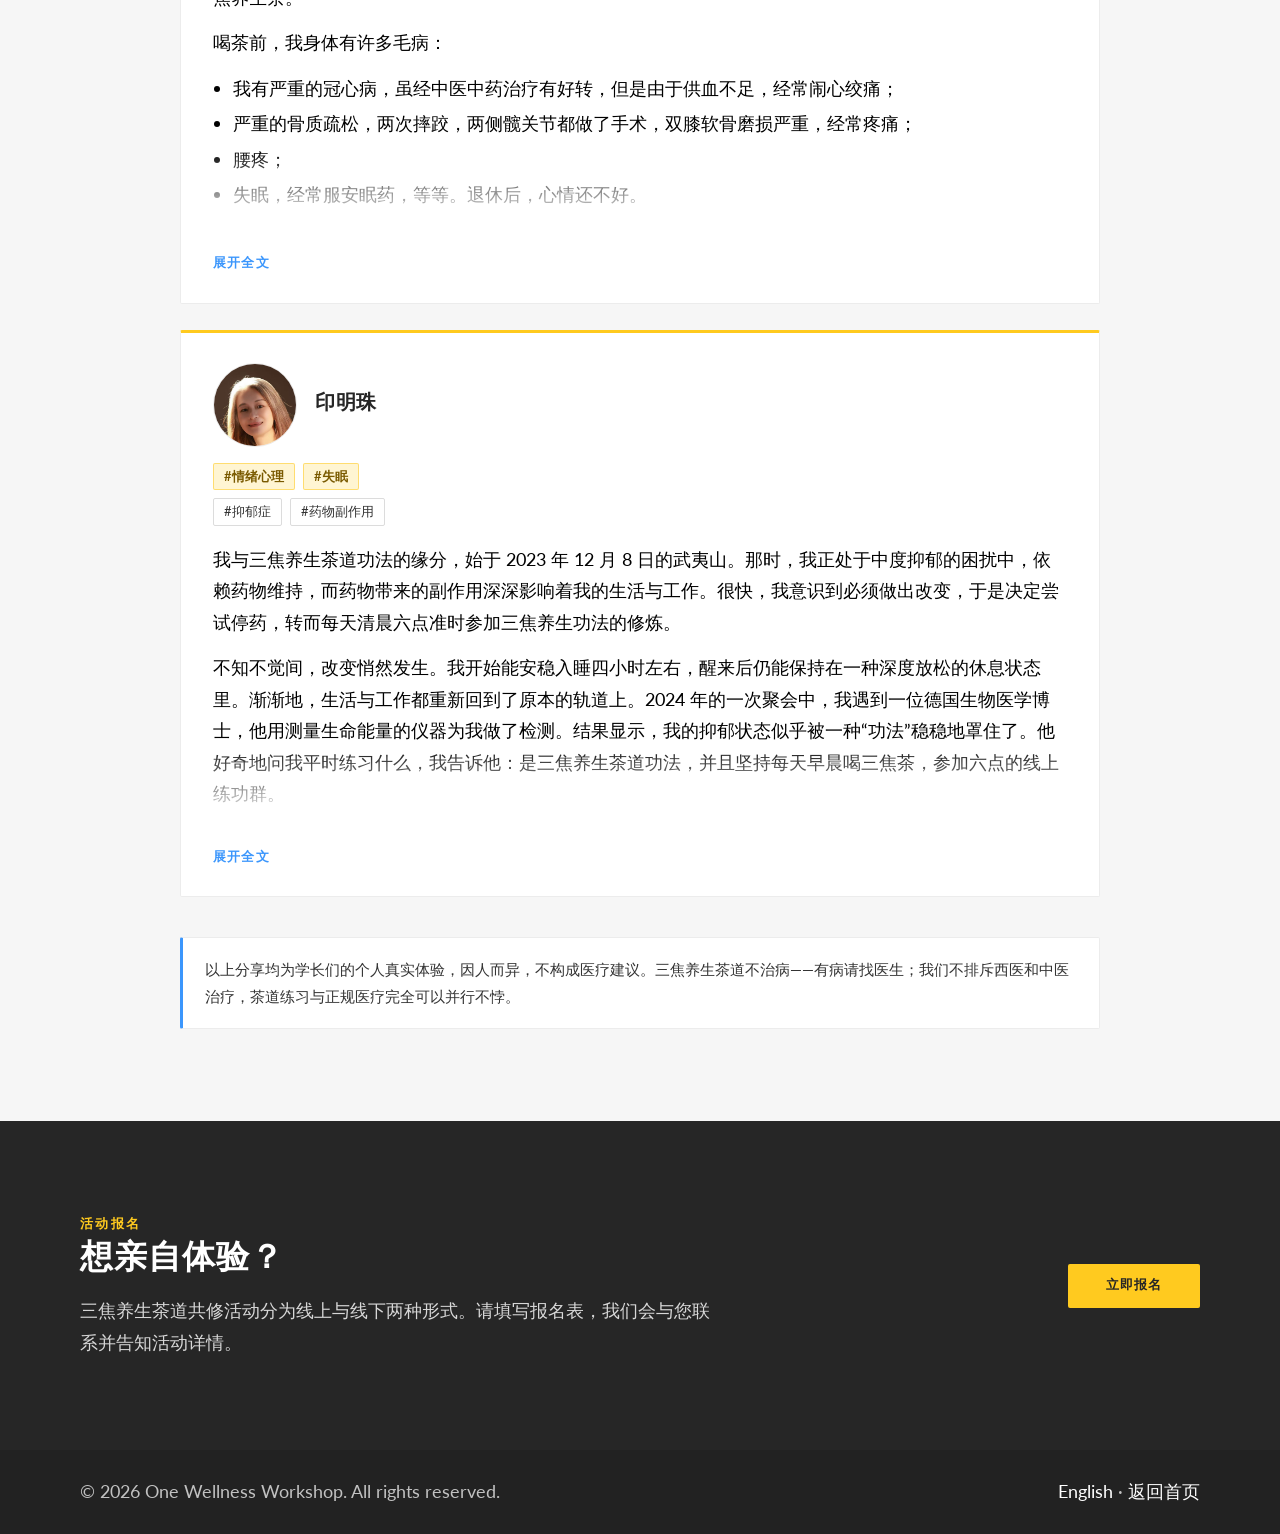
<file: testimonials-zh.html>
<!DOCTYPE html>
<html lang="zh-CN">
<head>
  <meta charset="UTF-8" />
  <meta name="viewport" content="width=device-width, initial-scale=1.0" />
  <title>学员见证 | 三焦养生茶道 · 合一健康共修所</title>
  <meta name="description" content="三焦养生茶道学员见证合集：便秘、失眠、情绪心理、颈椎、腰椎、心脏、湿疹、高血糖、高血压、结节等不同调理经历，可按病症分类查看。" />
  <!-- SEO：规范链接 + 中英文版本互相关联 -->
  <link rel="canonical" href="https://theonewellness.org/testimonials-zh.html" />
  <link rel="alternate" hreflang="en" href="https://theonewellness.org/testimonials.html" />
  <link rel="alternate" hreflang="zh-CN" href="https://theonewellness.org/testimonials-zh.html" />
  <link rel="alternate" hreflang="x-default" href="https://theonewellness.org/testimonials.html" />
  <!-- 分享预览（微信 / Facebook / LinkedIn / X） -->
  <meta property="og:type" content="website" />
  <meta property="og:site_name" content="The One Wellness Workshop" />
  <meta property="og:title" content="学员见证 | 三焦养生茶道 · 合一健康共修所" />
  <meta property="og:description" content="三焦养生茶道学员见证合集：便秘、失眠、情绪心理、颈椎、腰椎、心脏、湿疹、高血糖、高血压、结节等不同调理经历，可按病症分类查看。" />
  <meta property="og:url" content="https://theonewellness.org/testimonials-zh.html" />
  <meta property="og:image" content="https://theonewellness.org/assets/og-image.jpg" />
  <meta property="og:image:width" content="1200" />
  <meta property="og:image:height" content="630" />
  <meta property="og:locale" content="zh_CN" />
  <meta property="og:locale:alternate" content="en_US" />
  <meta name="twitter:card" content="summary_large_image" />
  <link rel="preconnect" href="https://fonts.googleapis.com">
  <link rel="preconnect" href="https://fonts.gstatic.com" crossorigin>
  <link href="https://fonts.googleapis.com/css2?family=Lato:wght@400;700&family=Raleway:wght@400;500;600;700;800&display=swap" rel="stylesheet">
  <link rel="stylesheet" href="styles.css" />
</head>
<body data-more-label="展开全文" data-less-label="收起" data-empty-label="该分类暂时还没有见证。">
  <header class="site-header">
    <nav class="navbar container">
      <a href="zh.html#home" class="brand">合一健康共修所</a>
      <button class="nav-toggle" aria-label="打开导航" aria-expanded="false">☰</button>
      <div class="nav-links">
        <a href="zh.html#home">首页</a>
        <a href="zh.html#about">关于我们</a>
        <a href="zh.html#tea">三焦茶道</a>
        <a href="testimonials-zh.html">学员见证</a>
        <a href="zh.html#events">活动报名</a>
        <a href="zh.html#donate">支持我们</a>
        <a href="testimonials.html" class="lang-switch" lang="en">English</a>
      </div>
    </nav>
  </header>

  <main>
    <section class="page-hero">
      <a class="back-link" href="zh.html#testimonies">← 返回首页</a>
      <h1>学员见证</h1>
      <p>来自学长们的真实分享。每一份见证都标注了对应的调理方向，您可以按病症分类查看。</p>
    </section>

    <section class="section section-light">
      <!-- 病症筛选：分类 key 与卡片上的 data-cats 对应：
           constipation 便秘 / bloodsugar 高血糖 / bloodpressure 高血压 /
           nodules 结节 / cervical 颈椎 / emotional 情绪心理 / insomnia 失眠 /
           eczema 湿疹 / heart 心脏 / lumbar 腰椎。十个分类固定显示，暂时没有见证的计数为 0。 -->
      <div class="container filter-bar" role="group" aria-label="按病症筛选见证">
        <p class="filter-label">按病症查看</p>
        <button type="button" class="filter-chip" data-cat="all" aria-pressed="true">全部 </button>
        <button type="button" class="filter-chip" data-cat="constipation" aria-pressed="false">便秘 </button>
        <button type="button" class="filter-chip" data-cat="bloodsugar" aria-pressed="false">高血糖 </button>
        <button type="button" class="filter-chip" data-cat="bloodpressure" aria-pressed="false">高血压 </button>
        <button type="button" class="filter-chip" data-cat="nodules" aria-pressed="false">结节 </button>
        <button type="button" class="filter-chip" data-cat="cervical" aria-pressed="false">颈椎 </button>
        <button type="button" class="filter-chip" data-cat="emotional" aria-pressed="false">情绪心理 </button>
        <button type="button" class="filter-chip" data-cat="insomnia" aria-pressed="false">失眠 </button>
        <button type="button" class="filter-chip" data-cat="eczema" aria-pressed="false">湿疹 </button>
        <button type="button" class="filter-chip" data-cat="heart" aria-pressed="false">心脏 </button>
        <button type="button" class="filter-chip" data-cat="lumbar" aria-pressed="false">腰椎 </button>
      </div>

      <!-- 新增见证：复制一整张 <article class="tcard"> ，替换头像、姓名、
           时间、标签与正文；并在 data-cats 里填上对应的分类 key。
           标签分两行：.key 行写这条见证命中的筛选关键词（顺序与筛选条一致），
           .detail 行写具体病名，只作说明、不参与筛选。 -->
      <div class="container testimonial-grid">

        <article class="tcard" data-cats="nodules">
          <header class="tcard-head">
            <img class="tcard-avatar" src="assets/testimony-li-hong.jpg" alt="李虹照片" loading="lazy" />
            <div>
              <h3 class="tcard-name">李虹</h3>
              <p class="tcard-meta">2026.09.25</p>
            </div>
          </header>
          <ul class="tcard-tags key" aria-label="对应筛选分类">
            <li>#结节</li>
          </ul>
          <ul class="tcard-tags detail" aria-label="其他调理改善">
            <li>#甲状腺结节</li><li>#乳腺结节</li><li>#肺结节</li><li>#肺部炎症</li><li>#湿气重</li><li>#经络淤堵</li><li>#面色暗黄</li>
          </ul>
          <div class="tcard-body">
            <p>我喝三焦养生茶不知不觉已有三年，它已成为我生活的重要组成部分，非常享受它带给我的身心愉悦。</p>
            <p>我已步入中年（50+），也许是年轻时耗损较大，长期身体经络淤堵、湿气偏重，每年体检几乎都伴有甲状腺、乳腺和肺部多处结节。曾经体检发现肺部结节有毛玻璃影，当时我很紧张，做了各项检查并喝了一段时间中药，虽有所缓解，但只要感冒就容易引发肺部炎症。直到结缘王建平老师的三焦茶，每早跟着王老师和学长们一起练习三焦茶道，配合呼吸吐纳与身体拉伸，很快身体就出现了排寒排湿的反应。不仅新陈代谢明显改善，恢复了久违的轻盈感，面色也由暗黄变得红润，甚至陪伴多年的多处结节也缩小了。这种健康带来的舒畅与愉悦，真的无比幸福。</p>
            <p>要特别感谢三焦养生茶创始人王老师！</p>
          </div>
          <button type="button" class="tcard-more">展开全文</button>
        </article>

        <article class="tcard" data-cats="emotional">
          <header class="tcard-head">
            <img class="tcard-avatar" src="assets/testimony-chen-bingbing.jpg" alt="陈兵兵照片" loading="lazy" />
            <div>
              <h3 class="tcard-name">陈兵兵</h3>
              <p class="tcard-meta">2026.09.23</p>
            </div>
          </header>
          <ul class="tcard-tags key" aria-label="对应筛选分类">
            <li>#情绪心理</li>
          </ul>
          <ul class="tcard-tags detail" aria-label="其他调理改善">
            <li>#抑郁症</li><li>#躯体化症状</li><li>#中重度贫血</li><li>#胃酸反流</li><li>#呕吐</li><li>#腹痛</li><li>#头痛</li>
          </ul>
          <div class="tcard-body">
            <p>我是在 2025 年 7 月 26 日参加三焦养生茶道线下茶会后，开始每天跟着王老师和其他学长们在线上视频共同练习的，到现在已经坚持一年多了。</p>
            <p>回想这一路，我是从全然懵懂开始的。当时身体实在太差了：中度抑郁伴随严重的躯体化、中重度贫血，身体孱弱到连铁剂都吃不了，一吃就剧痛。无奈之下，我只好逼着自己在能动的时候，去参加一些有可能有用的疗愈或身心灵活动。参加这个线下茶会也是个偶然，是姐姐的一位朋友子洋学长推荐我去的。</p>
            <p>这一年多里，三焦养生茶道真的帮了我很大的忙。刚开始那会儿，每天被胃酸反流、呕吐、肚子疼、浑身不舒服折磨着，甚至一想问题就头疼。但练了两三个月后，神奇的事情发生了——身体的各种不适症状和疼痛都消失了！唯独剩下孱弱和中重度贫血。</p>
            <p>从那以后，我更不敢停了，因为只要停几天，就感到身体又要开始痛苦起来。虽然当时并不明白原理，但我就是一天天地坚持着。直到半年、一年过去，随着练习的深入，我对身体的变化感知越来越清晰，这时候我才真正从心里确认：原来这三焦养生茶道，是真的很有作用！</p>
            <p>四个月前，我感觉抑郁症的躯体化症状完全没有了，心理上也开始恢复能量，终于想动了。虽然身体还很虚弱，但我终于有底气去医院做了检查，当时血色素只有 69，医生开了铁剂（补血药）。我继续每天坚持练习三焦养生茶道，同时配合吃药。现在，我明显感觉人有精神了，也有力气了，整个人的状态焕然一新。一个月前血色素达到了 112，基本恢复了正常（正常值 115—150）。</p>
            <p>三焦养生茶道和我的禅修、心理咨询等配合起来，全然一致。它的三大特点，对我的抑郁症疗愈起到了很大作用：</p>
            <ul>
              <li>第一是每天王老师会一直重复提醒“保持觉知，继续练习”；</li>
              <li>第二是能量场很好，王老师和学长们的能量，在每天共同练习的时间里，在这个场域中是流动的，这带给我没能量做事的身体，以及脆弱的精神很多力量；</li>
              <li>第三是陪伴。能量低时，我就很负面和脆弱，一想到那么多叔叔阿姨们都很阳光温暖，都没有间断，我感觉我也可以。并且，不仅是她们陪伴着我，我也陪伴着大家。大家一起在线上互相陪伴着练习，这种良好氛围让我感到轻松无压力。</li>
            </ul>
            <p>回顾这一年多的历程，从最初的绝望、懵懂，到现在的身心复苏，三焦养生茶道真的救了我。非常感谢王老师的带领、学长们的陪伴，也希望我的这段经历，能让更多人了解三焦养生茶道，帮助到更多在痛苦中挣扎的朋友。</p>
          </div>
          <button type="button" class="tcard-more">展开全文</button>
        </article>

        <article class="tcard" data-cats="cervical constipation heart insomnia lumbar">
          <header class="tcard-head">
            <img class="tcard-avatar" src="assets/testimony-julia-zheng.jpg" alt="郑青（Julia Zheng）照片" loading="lazy" />
            <div>
              <h3 class="tcard-name">郑青</h3>
              <p class="tcard-meta">2026.09.08</p>
            </div>
          </header>
          <ul class="tcard-tags key" aria-label="对应筛选分类">
            <li>#便秘</li><li>#颈椎</li><li>#失眠</li><li>#心脏</li><li>#腰椎</li>
          </ul>
          <ul class="tcard-tags detail" aria-label="其他调理改善">
            <li>#腰椎间盘退行</li><li>#胸椎</li><li>#房颤</li><li>#慢性咽炎</li><li>#膝关节</li><li>#皮肤粗糙</li>
          </ul>
          <div class="tcard-body">
            <p>我的身体曾被严重的腰椎间盘退行困扰了整整七年。最差时，坐、站、走、开车都撑不过 15 分钟，疫情前就被困在家里，每天大部分时间只能在瑜伽垫和床上度过。七年里，我试过 17 种方法：东方的、西方的、传统的、现代的，实的玄的……要么无效，要么稍有起色就卡住。直到 2024 年 6 月 3 日与三焦养生茶道（以下简称“茶道”）结缘，才真正见到曙光。</p>
            <p>至今练习茶道 27 个月（基本上每天两次），身心被一点点唤醒：调动气血循环和代谢，激活自愈力，加速细胞更迭，大小毛病明显好转，有的彻底消失；同时听学长分享和王老师回应，心性成长也很快。曾经萎缩的生命，重新绽放了。</p>
            <p>练到 100 天左右，颈椎先有反应。起初晨起第一杯茶，仰头和后仰都做不到，脖子剧痛。喝到第 10 杯，颈椎松快多了，能仰头了；3 个月左右，第一口茶就能轻松仰头，完全不痛了。我隐隐预感到，茶道会按颈椎、胸椎、腰椎的顺序逐个修复。</p>
            <p>练到 13 个月，胸椎开始修复，持续约两个月。每口吐气时胸椎右侧会有疼痛感，我理解是气冲病灶。渐渐的，打喷嚏不再腰疼漏尿，阴雨天骨头不再发炎作痛。2025 年秋冬，4 个月里去了 12 个城市，探亲访友、旅游上课，彻底告别了被困在家的状态。</p>
            <p>练到 24 个月，腰椎修复又上了台阶。下厨做菜、朋友聚会、出门活动，连续七八个小时不用躺下。生活质量和生命状态天翻地覆。</p>
            <p>茶道对身心的其他调理改善也很明显：</p>
            <ul>
              <li>房颤从 8 个月做 6 次动态心电图（吃药也常犯），到近一年半按时服药就很稳定，没再跑医院；</li>
              <li>慢性咽炎好转了，中气足了，说话洪亮了，能说长句子了；</li>
              <li>年轻时打排球伤的膝盖不疼了；</li>
              <li>脚后跟冬天不裂了，粗糙的皮肤变得细腻光滑了；</li>
              <li>便秘改善了，从白色羊屎球变成黄色成形的了；</li>
              <li>睡眠好了，能睡整夜了；</li>
              <li>眼睛亮了，斑淡了，面色从发黑发暗变得红润了，小臂大腿长肌肉了，结实了；</li>
              <li>觉知力提升了，二元对立和评判少了，笑容多了，内心柔软了、松弛了、活泼了，恐惧少了，能听懂玩笑了，人设一个个打掉了，说话从三思而后说到脱口而出了，小脾气能随时发出来了，和爱人的关系改善得特别好！</li>
            </ul>
            <p>感恩王建平老师和他发明的三焦养生茶道——调理身体之外，每天的陪伴和回应更让我心性成长，这才是根本！</p>
            <p>我愿把这份爱和祝福传递下去，让千千万万和我一样在病痛中挣扎、苦苦寻医问药的人少走弯路，尽早结缘，尽快受益，把身心健康和觉知的主动权拿回到自己手里，让生命重新绽放！</p>
          </div>
          <button type="button" class="tcard-more">展开全文</button>
        </article>

        <article class="tcard" data-cats="constipation heart insomnia">
          <header class="tcard-head">
            <img class="tcard-avatar" src="assets/testimony-xia-jing.jpg" alt="夏菁照片" loading="lazy" />
            <div>
              <h3 class="tcard-name">夏菁</h3>
              <p class="tcard-meta">2026.09.07</p>
            </div>
          </header>
          <ul class="tcard-tags key" aria-label="对应筛选分类">
            <li>#便秘</li><li>#失眠</li><li>#心脏</li>
          </ul>
          <ul class="tcard-tags detail" aria-label="其他调理改善">
            <li>#心动过速</li><li>#眼干涩</li><li>#白内障</li><li>#畏光</li><li>#膝关节</li>
          </ul>
          <div class="tcard-body">
            <p>学长们好，分享一下我练习三焦养生茶道三年零十个月的真实体会。</p>
            <p>我是夏菁，今年 67 岁，练功之前身体有不少老毛病：</p>
            <ul>
              <li>眼睛干涩、轻微白内障、怕光，练功之后眼睛明亮了；</li>
              <li>便秘的问题也彻底好了；</li>
              <li>以前常常失眠，得吃药才能睡着，现在也好了。</li>
            </ul>
            <p>最严重的是心脏。医生说我天生血管走向不正常，会导致心动过速。12 岁就发作过，心跳快到每分钟 206 次，三天才恢复。曾经做过跳伞运动员和公路自行车运动员，大运动量后容易心动过速，甚至休克。结婚后也经常发作，心跳每分钟 180 次，开车只能停路边慢慢缓，最长一次持续一天半。为了不让心动过速持续太久，及时到医院输液很快就能缓解，但长期用药也不是办法，医生让我去做手术，我一直坚持不做。但自从练习三焦养生茶道，这个现象不知不觉就消失了，直到郑青学长提起她的房颤有好转时，我才猛然想起来，自己已经很久没犯过心率过速了。</p>
            <p>还有双膝关节，我喜欢运动，长年晨起跑步 12 公里，还经常爬山，到了一定年纪以后不知道怎么的，突然膝关节开始疼痛，疼到爬坡上坎都困难。现在除了休息不好的时候关节会有点疼，平时我也很注意保护膝关节，基本不痛了。</p>
            <p>这些身体的改变，是实打实的惊喜。</p>
            <p>除了身体，练习三焦养生茶道也改变了我的心性。以前习惯向外求、总在意别人的看法、一味迁就旁人，活得紧绷疲惫。日复一日坚持下来，心量打开、沉静了，学会了向内觉察、关照自己。现在精气神比很多同龄人都好许多。</p>
            <p>每日坚持早午两场三焦养生茶道，晨起提升阳气、申时加速代谢，午间小憩。特别是三焦养生茶道的创始人王老师每日陪伴有问必答，十分难得，还有每位学长的同频共振，构成了我晚年自我成长的重要部分。</p>
            <p>年龄从来不是成长的边界。群里的张炜学长都九十多岁了，还有八十多岁的清淡学长、童歌学长、毕霞学长等，都是我的叔叔阿姨辈儿，每日带茶口令，声音气息越来越足，越来越年轻。持续修习、向内沉淀，身体和生活终会回馈我们温柔与美好。希望我的分享能给新来的学长们信心和力量，坚持练下去，身体会给你答案。</p>
          </div>
          <button type="button" class="tcard-more">展开全文</button>
        </article>

        <article class="tcard" data-cats="heart insomnia lumbar">
          <header class="tcard-head">
            <img class="tcard-avatar" src="assets/testimony-zhang-wei.jpg" alt="张炜照片" loading="lazy" />
            <div>
              <h3 class="tcard-name">张炜</h3>
              <!-- 留言日期：拿到后填 <p class="tcard-meta">2026.01.01</p> -->
            </div>
          </header>
          <ul class="tcard-tags key" aria-label="对应筛选分类">
            <li>#失眠</li><li>#心脏</li><li>#腰椎</li>
          </ul>
          <ul class="tcard-tags detail" aria-label="其他调理改善">
            <li>#冠心病</li><li>#心绞痛</li><li>#骨质疏松</li><li>#髋关节术后</li><li>#膝关节</li><li>#腰疼</li>
          </ul>
          <div class="tcard-body">
            <p>今年 10 月，我就年满 92 周岁了。大约在三年前，2023 年的 10 月，我开始喝王建平老师研制和带领的三焦养生茶。</p>
            <p>喝茶前，我身体有许多毛病：</p>
            <ul>
              <li>我有严重的冠心病，虽经中医中药治疗有好转，但是由于供血不足，经常闹心绞痛；</li>
              <li>严重的骨质疏松，两次摔跤，两侧髋关节都做了手术，双膝软骨磨损严重，经常疼痛；</li>
              <li>腰疼；</li>
              <li>失眠，经常服安眠药，等等。退休后，心情还不好。</li>
            </ul>
            <p>喝茶以后，在老师的指导帮助下，学长们相互切磋学习，身心各方面都有了明显的提高。心绞痛很少见了，双腿走路有明显改善，双膝基本不疼了，睡眠改善了，基本不吃安眠药了。</p>
            <p>这就是三年来，在老师的指导帮助带领下，我坚持每日喝早茶和下午申时茶，取得的好结果。</p>
            <p>三焦养生茶改变了我的老年生活，学会了老师教我们的爱自己和自己在一起活在当下，过好当下每一天！虽然我年事已高，但每日生活的很充实，很愉快！</p>
          </div>
          <button type="button" class="tcard-more">展开全文</button>
        </article>

        <article class="tcard" data-cats="emotional insomnia">
          <header class="tcard-head">
            <img class="tcard-avatar" src="assets/testimony-mary-yin.jpg" alt="印明珠（Mary Yin）照片" loading="lazy" />
            <div>
              <h3 class="tcard-name">印明珠</h3>
              <!-- 留言日期：拿到后填 <p class="tcard-meta">2026.01.01</p> -->
            </div>
          </header>
          <ul class="tcard-tags key" aria-label="对应筛选分类">
            <li>#情绪心理</li><li>#失眠</li>
          </ul>
          <ul class="tcard-tags detail" aria-label="其他调理改善">
            <li>#抑郁症</li><li>#药物副作用</li>
          </ul>
          <div class="tcard-body">
            <p>我与三焦养生茶道功法的缘分，始于 2023 年 12 月 8 日的武夷山。那时，我正处于中度抑郁的困扰中，依赖药物维持，而药物带来的副作用深深影响着我的生活与工作。很快，我意识到必须做出改变，于是决定尝试停药，转而每天清晨六点准时参加三焦养生功法的修炼。</p>
            <p>不知不觉间，改变悄然发生。我开始能安稳入睡四小时左右，醒来后仍能保持在一种深度放松的休息状态里。渐渐地，生活与工作都重新回到了原本的轨道上。2024 年的一次聚会中，我遇到一位德国生物医学博士，他用测量生命能量的仪器为我做了检测。结果显示，我的抑郁状态似乎被一种“功法”稳稳地罩住了。他好奇地问我平时练习什么，我告诉他：是三焦养生茶道功法，并且坚持每天早晨喝三焦茶，参加六点的线上练功群。</p>
            <p>我曾多次分享这段经历。有茶友问我，如何能在不服药的情况下走出抑郁？我的回答始终是：“坚持三焦养生功法，并且一定要配合饮用三焦茶。”至今，我已持续练习并饮用三焦茶超过两年。如今的生命状态，是一种阳光与温柔并存的模样——清晰、安稳，而又充满内在的力量。</p>
          </div>
          <button type="button" class="tcard-more">展开全文</button>
        </article>

      </div>

      <p class="container filter-empty" hidden>该分类暂时还没有见证。</p>

      <p class="container testimony-note">以上分享均为学长们的个人真实体验，因人而异，不构成医疗建议。三焦养生茶道不治病——有病请找医生；我们不排斥西医和中医治疗，茶道练习与正规医疗完全可以并行不悖。</p>
    </section>

    <section class="section event-section">
      <div class="container event-card">
        <div>
          <p class="section-kicker">活动报名</p>
          <h2>想亲自体验？</h2>
          <p>三焦养生茶道共修活动分为线上与线下两种形式。请填写报名表，我们会与您联系并告知活动详情。</p>
        </div>
        <a class="btn btn-primary" href="https://forms.gle/8Z8Eb8uVFvMLnaNM6" target="_blank" rel="noopener">立即报名</a>
      </div>
    </section>
  </main>

  <footer class="site-footer">
    <div class="container footer-grid">
      <p>© 2026 One Wellness Workshop. All rights reserved.</p>
      <p><a href="testimonials.html">English</a> · <a href="zh.html#testimonies">返回首页</a></p>
    </div>
  </footer>

  <script>
    const toggle = document.querySelector('.nav-toggle');
    const links = document.querySelector('.nav-links');
    toggle.addEventListener('click', () => {
      const open = links.classList.toggle('open');
      toggle.setAttribute('aria-expanded', open);
    });
    links.querySelectorAll('a').forEach((a) => {
      a.addEventListener('click', () => {
        links.classList.remove('open');
        toggle.setAttribute('aria-expanded', 'false');
      });
    });
  </script>
  <script src="testimonials.js"></script>
</body>
</html>
</file>
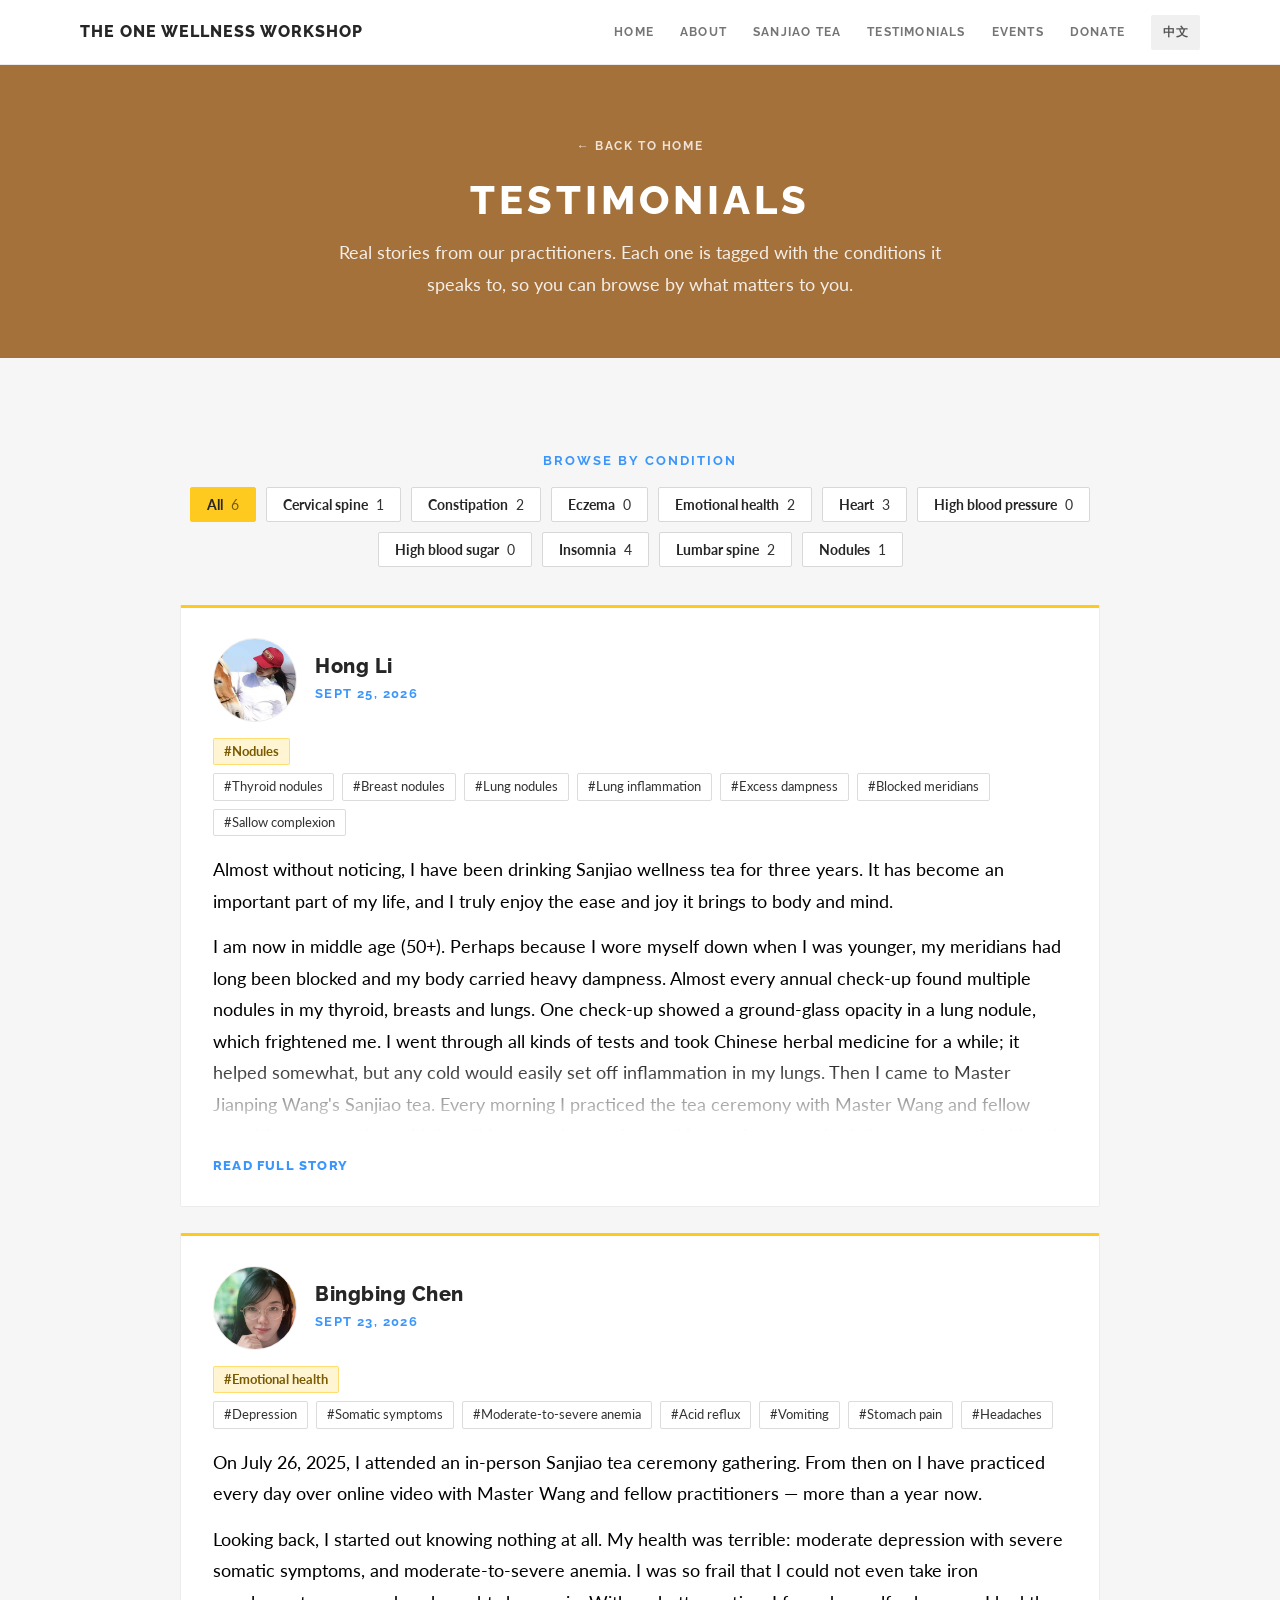
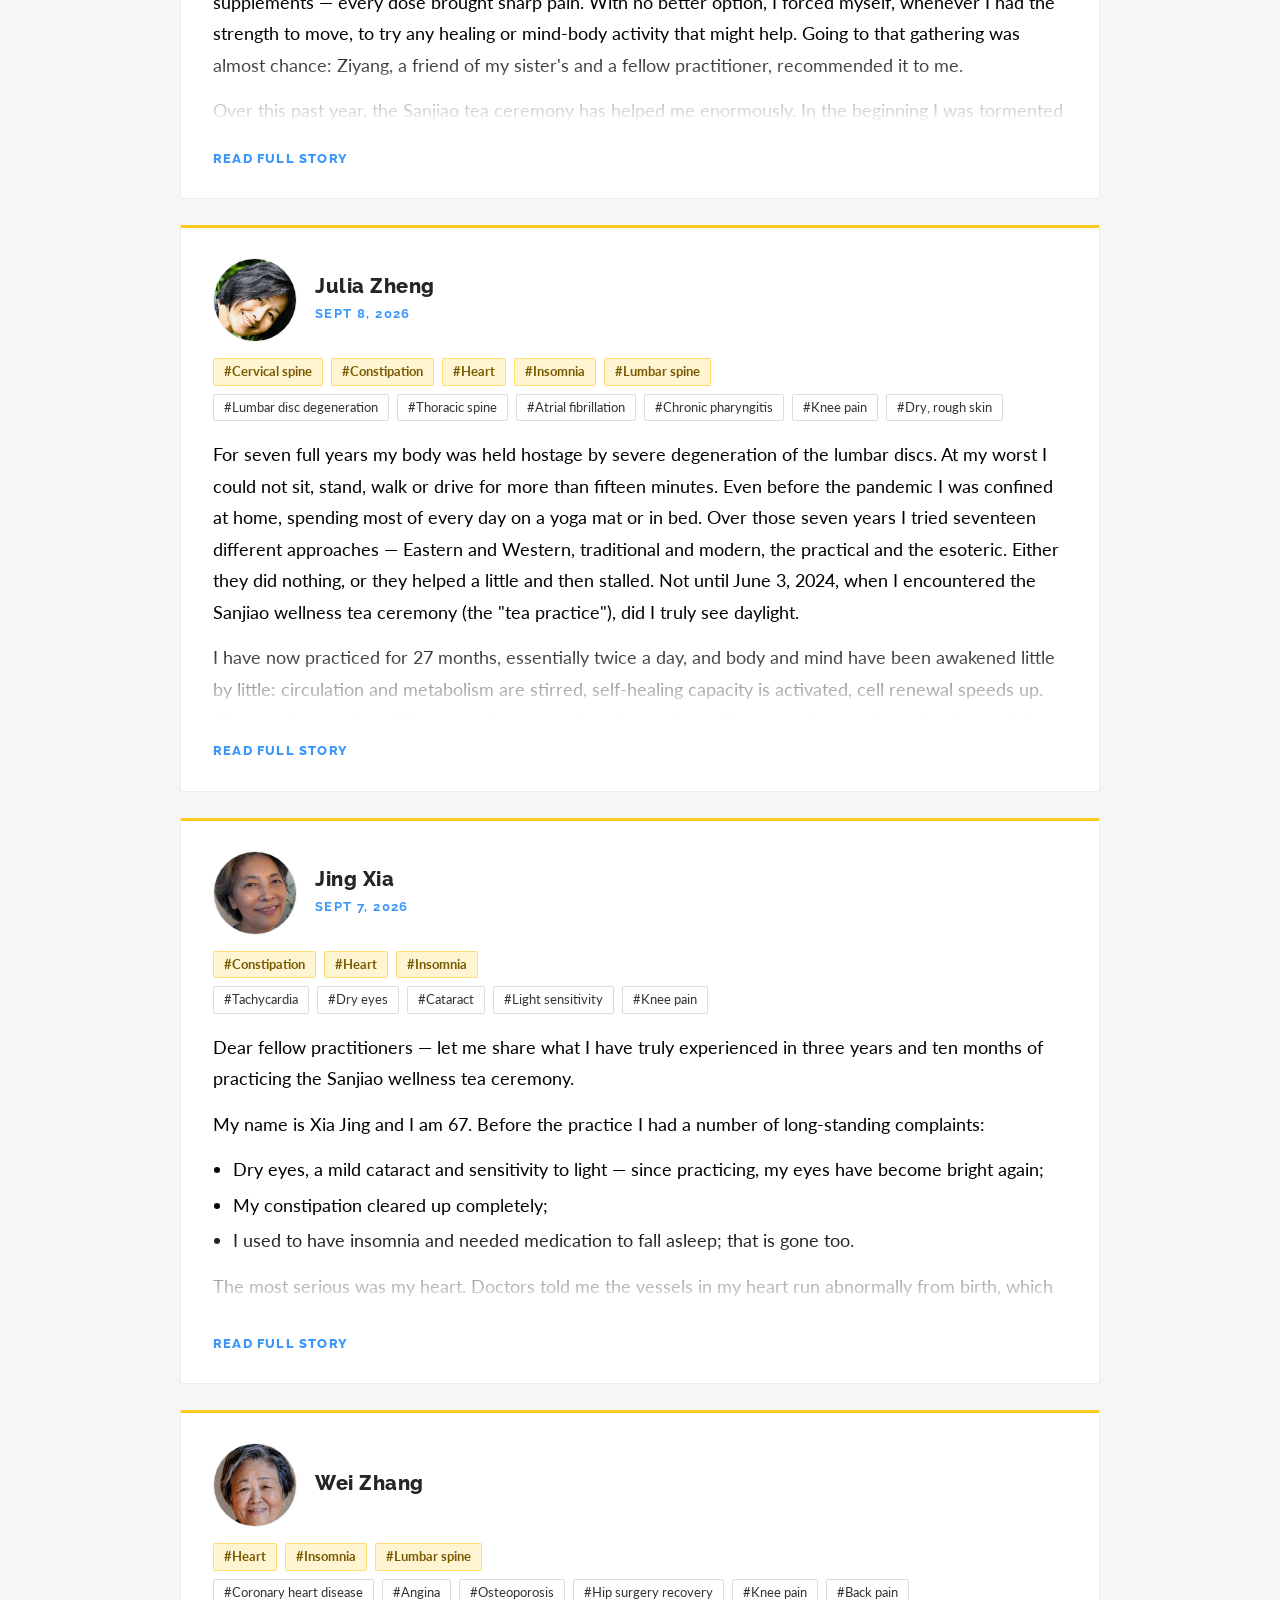
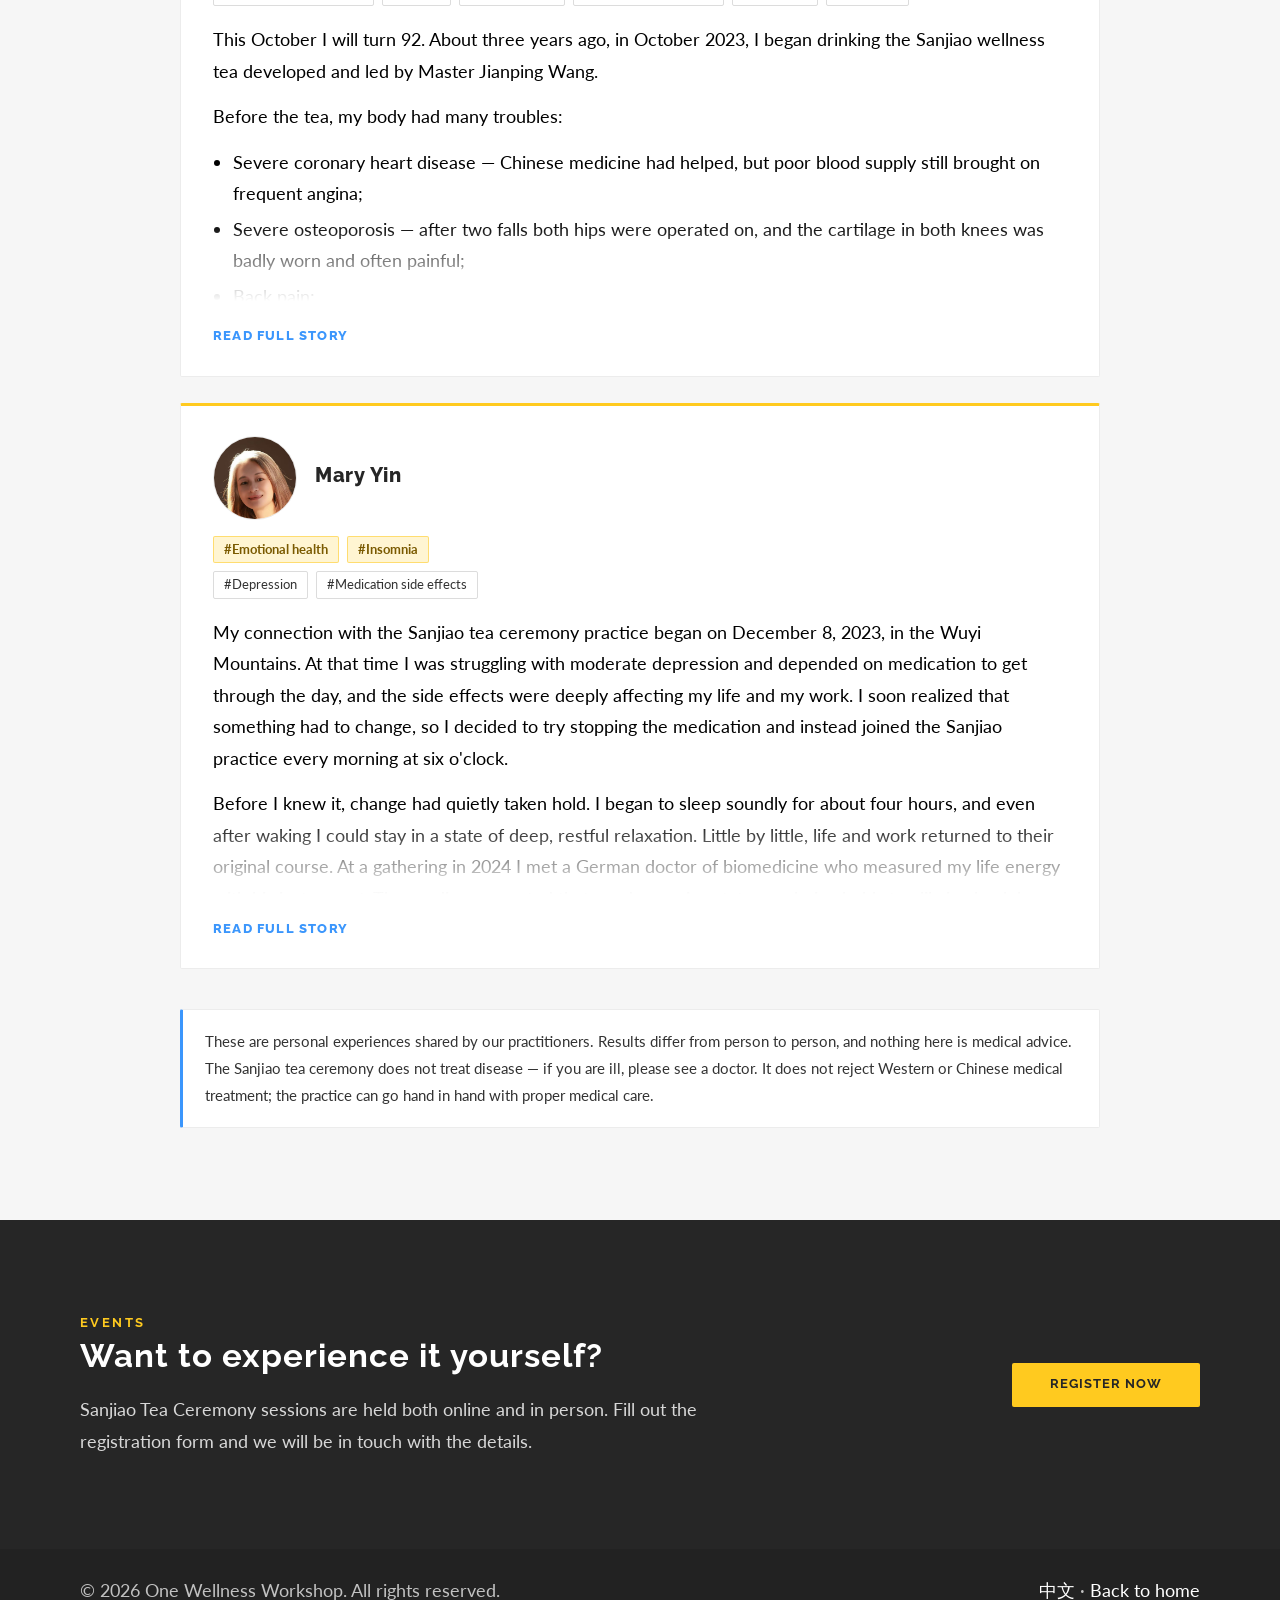
<file: testimonials.html>
<!DOCTYPE html>
<html lang="en">
<head>
  <meta charset="UTF-8" />
  <meta name="viewport" content="width=device-width, initial-scale=1.0" />
  <title>Testimonials | Sanjiao Tea Ceremony Stories · The One Wellness Workshop</title>
  <meta name="description" content="Testimonials from Sanjiao tea ceremony practitioners — constipation, insomnia, emotional health, cervical spine, lumbar spine, heart, eczema, high blood sugar, high blood pressure and nodules — filterable by condition." />
  <!-- SEO：规范链接 + 中英文版本互相关联 -->
  <link rel="canonical" href="https://theonewellness.org/testimonials.html" />
  <link rel="alternate" hreflang="en" href="https://theonewellness.org/testimonials.html" />
  <link rel="alternate" hreflang="zh-CN" href="https://theonewellness.org/testimonials-zh.html" />
  <link rel="alternate" hreflang="x-default" href="https://theonewellness.org/testimonials.html" />
  <!-- 分享预览（微信 / Facebook / LinkedIn / X） -->
  <meta property="og:type" content="website" />
  <meta property="og:site_name" content="The One Wellness Workshop" />
  <meta property="og:title" content="Testimonials | Sanjiao Tea Ceremony Stories · The One Wellness Workshop" />
  <meta property="og:description" content="Testimonials from Sanjiao tea ceremony practitioners — constipation, insomnia, emotional health, cervical spine, lumbar spine, heart, eczema, high blood sugar, high blood pressure and nodules — filterable by condition." />
  <meta property="og:url" content="https://theonewellness.org/testimonials.html" />
  <meta property="og:image" content="https://theonewellness.org/assets/og-image.jpg" />
  <meta property="og:image:width" content="1200" />
  <meta property="og:image:height" content="630" />
  <meta property="og:locale" content="en_US" />
  <meta property="og:locale:alternate" content="zh_CN" />
  <meta name="twitter:card" content="summary_large_image" />
  <link rel="preconnect" href="https://fonts.googleapis.com">
  <link rel="preconnect" href="https://fonts.gstatic.com" crossorigin>
  <link href="https://fonts.googleapis.com/css2?family=Lato:wght@400;700&family=Raleway:wght@400;500;600;700;800&display=swap" rel="stylesheet">
  <link rel="stylesheet" href="styles.css" />
</head>
<body data-more-label="Read full story" data-less-label="Show less" data-empty-label="No testimonials in this category yet.">
  <header class="site-header">
    <nav class="navbar container">
      <a href="index.html#home" class="brand">THE ONE WELLNESS WORKSHOP</a>
      <button class="nav-toggle" aria-label="Open navigation" aria-expanded="false">☰</button>
      <div class="nav-links">
        <a href="index.html#home">Home</a>
        <a href="index.html#about">About</a>
        <a href="index.html#tea">Sanjiao Tea</a>
        <a href="testimonials.html">Testimonials</a>
        <a href="index.html#events">Events</a>
        <a href="index.html#donate">Donate</a>
        <a href="testimonials-zh.html" class="lang-switch" lang="zh-CN">中文</a>
      </div>
    </nav>
  </header>

  <main>
    <section class="page-hero">
      <a class="back-link" href="index.html#testimonies">← Back to home</a>
      <h1>Testimonials</h1>
      <p>Real stories from our practitioners. Each one is tagged with the conditions it speaks to, so you can browse by what matters to you.</p>
    </section>

    <section class="section section-light">
      <!-- Filter chips: each data-cat matches the data-cats on the cards.
           Keys: cervical / constipation / eczema / emotional / heart / bloodpressure /
           bloodsugar / insomnia / lumbar / nodules.
           All chips stay visible; an empty category simply shows a count of 0. -->
      <div class="container filter-bar" role="group" aria-label="Filter testimonials by condition">
        <p class="filter-label">Browse by condition</p>
        <button type="button" class="filter-chip" data-cat="all" aria-pressed="true">All </button>
        <button type="button" class="filter-chip" data-cat="cervical" aria-pressed="false">Cervical spine </button>
        <button type="button" class="filter-chip" data-cat="constipation" aria-pressed="false">Constipation </button>
        <button type="button" class="filter-chip" data-cat="eczema" aria-pressed="false">Eczema </button>
        <button type="button" class="filter-chip" data-cat="emotional" aria-pressed="false">Emotional health </button>
        <button type="button" class="filter-chip" data-cat="heart" aria-pressed="false">Heart </button>
        <button type="button" class="filter-chip" data-cat="bloodpressure" aria-pressed="false">High blood pressure </button>
        <button type="button" class="filter-chip" data-cat="bloodsugar" aria-pressed="false">High blood sugar </button>
        <button type="button" class="filter-chip" data-cat="insomnia" aria-pressed="false">Insomnia </button>
        <button type="button" class="filter-chip" data-cat="lumbar" aria-pressed="false">Lumbar spine </button>
        <button type="button" class="filter-chip" data-cat="nodules" aria-pressed="false">Nodules </button>
      </div>

      <!-- To add a testimonial: copy a whole <article class="tcard">, replace the
           portrait, name, date, tags and text, and list its category keys in data-cats.
           Tags come in two rows: .key repeats the filter keywords this story matches
           (same order as the filter bar); .detail lists the specific conditions and
           takes no part in filtering. -->
      <div class="container testimonial-grid">

        <article class="tcard" data-cats="nodules">
          <header class="tcard-head">
            <img class="tcard-avatar" src="assets/testimony-li-hong.jpg" alt="Portrait of Hong Li" loading="lazy" />
            <div>
              <h3 class="tcard-name">Hong Li</h3>
              <p class="tcard-meta">Sept 25, 2026</p>
            </div>
          </header>
          <ul class="tcard-tags key" aria-label="Filter categories">
            <li>#Nodules</li>
          </ul>
          <ul class="tcard-tags detail" aria-label="Other improvements">
            <li>#Thyroid nodules</li><li>#Breast nodules</li><li>#Lung nodules</li><li>#Lung inflammation</li><li>#Excess dampness</li><li>#Blocked meridians</li><li>#Sallow complexion</li>
          </ul>
          <div class="tcard-body">
            <p>Almost without noticing, I have been drinking Sanjiao wellness tea for three years. It has become an important part of my life, and I truly enjoy the ease and joy it brings to body and mind.</p>
            <p>I am now in middle age (50+). Perhaps because I wore myself down when I was younger, my meridians had long been blocked and my body carried heavy dampness. Almost every annual check-up found multiple nodules in my thyroid, breasts and lungs. One check-up showed a ground-glass opacity in a lung nodule, which frightened me. I went through all kinds of tests and took Chinese herbal medicine for a while; it helped somewhat, but any cold would easily set off inflammation in my lungs. Then I came to Master Jianping Wang's Sanjiao tea. Every morning I practiced the tea ceremony with Master Wang and fellow practitioners, together with breathing exercises and stretching, and soon my body began to expel cold and dampness. My metabolism clearly improved, a long-lost lightness returned, my complexion went from sallow to rosy — and even the nodules I had lived with for years have shrunk. The comfort and joy that come with this health are a true blessing.</p>
            <p>My special thanks to Master Wang, founder of the Sanjiao wellness tea!</p>
          </div>
          <button type="button" class="tcard-more">Read full story</button>
        </article>

        <article class="tcard" data-cats="emotional">
          <header class="tcard-head">
            <img class="tcard-avatar" src="assets/testimony-chen-bingbing.jpg" alt="Portrait of Bingbing Chen" loading="lazy" />
            <div>
              <h3 class="tcard-name">Bingbing Chen</h3>
              <p class="tcard-meta">Sept 23, 2026</p>
            </div>
          </header>
          <ul class="tcard-tags key" aria-label="Filter categories">
            <li>#Emotional health</li>
          </ul>
          <ul class="tcard-tags detail" aria-label="Other improvements">
            <li>#Depression</li><li>#Somatic symptoms</li><li>#Moderate-to-severe anemia</li><li>#Acid reflux</li><li>#Vomiting</li><li>#Stomach pain</li><li>#Headaches</li>
          </ul>
          <div class="tcard-body">
            <p>On July 26, 2025, I attended an in-person Sanjiao tea ceremony gathering. From then on I have practiced every day over online video with Master Wang and fellow practitioners — more than a year now.</p>
            <p>Looking back, I started out knowing nothing at all. My health was terrible: moderate depression with severe somatic symptoms, and moderate-to-severe anemia. I was so frail that I could not even take iron supplements — every dose brought sharp pain. With no better option, I forced myself, whenever I had the strength to move, to try any healing or mind-body activity that might help. Going to that gathering was almost chance: Ziyang, a friend of my sister's and a fellow practitioner, recommended it to me.</p>
            <p>Over this past year, the Sanjiao tea ceremony has helped me enormously. In the beginning I was tormented every day by acid reflux, vomiting, stomach pain and aching all over; even thinking gave me a headache. But after two or three months of practice, something remarkable happened — the discomfort and pain all disappeared! Only the frailty and the anemia remained.</p>
            <p>After that I was even more afraid to stop, because whenever I skipped a few days I could feel the suffering starting to return. I did not understand why at the time; I simply kept going, day after day. Only after six months, then a year, as the practice deepened and I sensed the changes in my body more and more clearly, did I become truly convinced from the heart: the Sanjiao tea ceremony really works.</p>
            <p>Four months ago, I felt that the somatic symptoms of my depression were completely gone. Emotionally I began to regain energy, and at last I wanted to move again. My body was still weak, but I finally had the confidence to go to the hospital for tests. My hemoglobin was only 69, and the doctor prescribed iron. I kept practicing the Sanjiao tea ceremony every day alongside the medication. Now I clearly have more energy and strength — I feel like a new person. A month ago my hemoglobin reached 112, close to normal (the normal range is 115–150).</p>
            <p>The Sanjiao tea ceremony fits completely with my meditation practice and psychological counseling. Three things about it have helped my recovery from depression a great deal:</p>
            <ul>
              <li>First, every day Master Wang keeps reminding us: "Stay aware, keep practicing."</li>
              <li>Second, the energy is wonderful. During our daily practice together, the energy of Master Wang and the fellow practitioners flows through the whole group, and it gave great strength to a body with no energy to do anything and to a fragile spirit.</li>
              <li>Third, companionship. When my energy is low I become very negative and fragile, but when I think of all the aunts and uncles who are so sunny and warm and never miss a day, I feel that I can do it too. And it is not only they who keep me company — I keep them company as well. We practice online together, accompanying one another, and this warm atmosphere makes it feel light and free of pressure.</li>
            </ul>
            <p>Looking back on this year — from despair and confusion at the start to the recovery of body and mind today — the Sanjiao tea ceremony truly saved me. I am deeply grateful to Master Wang for leading us and to my fellow practitioners for their company. I hope my story helps more people come to know the Sanjiao tea ceremony, and helps more friends who are struggling in pain.</p>
          </div>
          <button type="button" class="tcard-more">Read full story</button>
        </article>

        <article class="tcard" data-cats="cervical constipation heart insomnia lumbar">
          <header class="tcard-head">
            <img class="tcard-avatar" src="assets/testimony-julia-zheng.jpg" alt="Portrait of Julia Zheng" loading="lazy" />
            <div>
              <h3 class="tcard-name">Julia Zheng</h3>
              <p class="tcard-meta">Sept 8, 2026</p>
            </div>
          </header>
          <ul class="tcard-tags key" aria-label="Filter categories">
            <li>#Cervical spine</li><li>#Constipation</li><li>#Heart</li><li>#Insomnia</li><li>#Lumbar spine</li>
          </ul>
          <ul class="tcard-tags detail" aria-label="Other improvements">
            <li>#Lumbar disc degeneration</li><li>#Thoracic spine</li><li>#Atrial fibrillation</li><li>#Chronic pharyngitis</li><li>#Knee pain</li><li>#Dry, rough skin</li>
          </ul>
          <div class="tcard-body">
            <p>For seven full years my body was held hostage by severe degeneration of the lumbar discs. At my worst I could not sit, stand, walk or drive for more than fifteen minutes. Even before the pandemic I was confined at home, spending most of every day on a yoga mat or in bed. Over those seven years I tried seventeen different approaches — Eastern and Western, traditional and modern, the practical and the esoteric. Either they did nothing, or they helped a little and then stalled. Not until June 3, 2024, when I encountered the Sanjiao wellness tea ceremony (the "tea practice"), did I truly see daylight.</p>
            <p>I have now practiced for 27 months, essentially twice a day, and body and mind have been awakened little by little: circulation and metabolism are stirred, self-healing capacity is activated, cell renewal speeds up. Ailments large and small have clearly improved, and some have disappeared altogether. Listening to fellow practitioners share and to Master Wang's responses, my inner growth has been just as quick. A life that had shrunk away has blossomed again.</p>
            <p>Around day 100 my neck was the first to respond. At first, with the morning's first cup, I could not tilt my head back at all — the pain was severe. By the tenth cup my neck was much looser and I could look up; at about three months I could tilt my head back easily on the very first sip, with no pain at all. I had a quiet sense that the practice would repair me in order: cervical spine, then thoracic, then lumbar.</p>
            <p>At thirteen months the thoracic spine began to repair, and it continued for about two months. With each exhale there was pain on the right side of the thoracic spine — as I understand it, qi pushing against the lesion. Gradually, sneezing no longer meant back pain and leaking urine, and my bones no longer ached and flared in damp weather. In the autumn and winter of 2025 I visited twelve cities in four months — family, friends, travel, classes — leaving behind for good the life of being trapped at home.</p>
            <p>At twenty-four months the lumbar repair reached another level. Cooking, gatherings with friends, going out — seven or eight hours in a row without needing to lie down. My quality of life and my whole state of being have turned around completely.</p>
            <p>Other changes in body and mind have been just as clear:</p>
            <ul>
              <li>Atrial fibrillation: from six Holter monitor tests in eight months, with episodes even on medication, to a year and a half of stability on my regular prescription — no more trips to the hospital;</li>
              <li>Chronic pharyngitis improved; my qi is fuller, my voice is strong, and I can speak in long sentences again;</li>
              <li>The knee I injured playing volleyball in my youth no longer hurts;</li>
              <li>My heels no longer crack in winter, and rough skin has become smooth;</li>
              <li>Constipation improved — from small white pellets to well-formed golden stools;</li>
              <li>Sleep improved; I sleep through the night;</li>
              <li>My eyes are bright, age spots have faded, my complexion has gone from dark and dull to rosy, and muscle has come back to my forearms and thighs;</li>
              <li>Awareness has grown: less duality and judgement, more smiles; a heart that is softer, more relaxed and more playful; less fear, able to take a joke; one persona after another dropped away; from weighing every word to speaking freely; able to let small irritations out as they arise — and my relationship with my husband has improved wonderfully.</li>
            </ul>
            <p>My deep gratitude to Master Jianping Wang and to the Sanjiao wellness tea ceremony he created. Beyond what it has done for my body, the daily companionship and response have grown my character — and that is the root of it all.</p>
            <p>I want to pass this love and blessing on, so that the countless people who, like me, struggle with illness and search endlessly for a cure can take fewer wrong turns, find this practice sooner, benefit sooner, take back ownership of their health and their awareness, and let life blossom again.</p>
          </div>
          <button type="button" class="tcard-more">Read full story</button>
        </article>

        <article class="tcard" data-cats="constipation heart insomnia">
          <header class="tcard-head">
            <img class="tcard-avatar" src="assets/testimony-xia-jing.jpg" alt="Portrait of Xia Jing" loading="lazy" />
            <div>
              <h3 class="tcard-name">Jing Xia</h3>
              <p class="tcard-meta">Sept 7, 2026</p>
            </div>
          </header>
          <ul class="tcard-tags key" aria-label="Filter categories">
            <li>#Constipation</li><li>#Heart</li><li>#Insomnia</li>
          </ul>
          <ul class="tcard-tags detail" aria-label="Other improvements">
            <li>#Tachycardia</li><li>#Dry eyes</li><li>#Cataract</li><li>#Light sensitivity</li><li>#Knee pain</li>
          </ul>
          <div class="tcard-body">
            <p>Dear fellow practitioners — let me share what I have truly experienced in three years and ten months of practicing the Sanjiao wellness tea ceremony.</p>
            <p>My name is Xia Jing and I am 67. Before the practice I had a number of long-standing complaints:</p>
            <ul>
              <li>Dry eyes, a mild cataract and sensitivity to light — since practicing, my eyes have become bright again;</li>
              <li>My constipation cleared up completely;</li>
              <li>I used to have insomnia and needed medication to fall asleep; that is gone too.</li>
            </ul>
            <p>The most serious was my heart. Doctors told me the vessels in my heart run abnormally from birth, which causes tachycardia. It first struck when I was twelve — my heart rate reached 206 beats a minute and took three days to settle. I was once a parachutist and a road cyclist, and heavy exertion could easily send me into tachycardia, sometimes into shock. After I married, the attacks continued at 180 beats a minute; while driving I could only pull over and wait it out, and one episode lasted a day and a half. An IV at the hospital would end an attack quickly, but long-term medication was no answer, and my doctor wanted me to have surgery, which I always refused. Since practicing the Sanjiao wellness tea ceremony the episodes have quietly disappeared. It was only when Julia Zheng mentioned that her atrial fibrillation was improving that it struck me — I had not had an episode of tachycardia in a very long time.</p>
            <p>Then there are my knees. I love exercise; for years I ran twelve kilometres every morning and often hiked in the mountains. After a certain age, somehow, my knees began to hurt — so badly that climbing a slope or a step was hard. Now, apart from a little ache when I have not rested well, and with care to protect them, they are essentially pain-free.</p>
            <p>These changes in the body are solid, real surprises.</p>
            <p>Beyond the body, the practice has changed my character. I used to look outward for everything, mind what others thought, and accommodate everyone — living tense and tired. Day after day of practice opened and settled my heart; I learned to look inward and to care for myself. My energy and spirit are now far better than most people my age.</p>
            <p>Every day I keep both sessions: the morning one raises yang qi, the shen-hour one in the afternoon speeds metabolism, with a short nap at noon. What is especially rare is that Master Wang, the founder, is with us every day and answers every question; together with the resonance of all the fellow practitioners, this has become an important part of my growth in later life.</p>
            <p>Age has never been the boundary of growth. In our group Zhang Wei is past ninety, and Qingdan, Tongge and Bixia are in their eighties — my uncles' and aunts' generation. They lead the daily tea calls, and their voices and breath grow fuller and younger. Keep practicing, keep settling inward, and body and life will return tenderness and beauty to us. I hope my sharing gives newcomers confidence and strength: keep going, and your body will give you the answer.</p>
          </div>
          <button type="button" class="tcard-more">Read full story</button>
        </article>

        <article class="tcard" data-cats="heart insomnia lumbar">
          <header class="tcard-head">
            <img class="tcard-avatar" src="assets/testimony-zhang-wei.jpg" alt="Portrait of Zhang Wei" loading="lazy" />
            <div>
              <h3 class="tcard-name">Wei Zhang</h3>
              <!-- Date of the note: add <p class="tcard-meta">Jan 1, 2026</p> once known -->
            </div>
          </header>
          <ul class="tcard-tags key" aria-label="Filter categories">
            <li>#Heart</li><li>#Insomnia</li><li>#Lumbar spine</li>
          </ul>
          <ul class="tcard-tags detail" aria-label="Other improvements">
            <li>#Coronary heart disease</li><li>#Angina</li><li>#Osteoporosis</li><li>#Hip surgery recovery</li><li>#Knee pain</li><li>#Back pain</li>
          </ul>
          <div class="tcard-body">
            <p>This October I will turn 92. About three years ago, in October 2023, I began drinking the Sanjiao wellness tea developed and led by Master Jianping Wang.</p>
            <p>Before the tea, my body had many troubles:</p>
            <ul>
              <li>Severe coronary heart disease — Chinese medicine had helped, but poor blood supply still brought on frequent angina;</li>
              <li>Severe osteoporosis — after two falls both hips were operated on, and the cartilage in both knees was badly worn and often painful;</li>
              <li>Back pain;</li>
              <li>Insomnia, for which I often took sleeping pills. After I retired, my spirits were low as well.</li>
            </ul>
            <p>Since starting the tea, with the Master's guidance and help, and with fellow practitioners learning from one another, body and mind have both clearly improved. Angina is now rare, walking is markedly better, my knees are essentially free of pain, my sleep has improved, and I have basically stopped taking sleeping pills.</p>
            <p>This is the result of three years of keeping up the morning tea and the afternoon (shen-hour) tea every single day, under the Master's guidance.</p>
            <p>The Sanjiao wellness tea has changed my old age. I have learned what the Master teaches us: to love yourself, to be with yourself, to live in the present and live each present day well. I am advanced in years, yet every day is full and happy.</p>
          </div>
          <button type="button" class="tcard-more">Read full story</button>
        </article>

        <article class="tcard" data-cats="emotional insomnia">
          <header class="tcard-head">
            <img class="tcard-avatar" src="assets/testimony-mary-yin.jpg" alt="Portrait of Mingzhu Yin (Mary Yin)" loading="lazy" />
            <div>
              <h3 class="tcard-name">Mary Yin</h3>
              <!-- Date of the note: add <p class="tcard-meta">Jan 1, 2026</p> once known -->
            </div>
          </header>
          <ul class="tcard-tags key" aria-label="Filter categories">
            <li>#Emotional health</li><li>#Insomnia</li>
          </ul>
          <ul class="tcard-tags detail" aria-label="Other improvements">
            <li>#Depression</li><li>#Medication side effects</li>
          </ul>
          <div class="tcard-body">
            <p>My connection with the Sanjiao tea ceremony practice began on December 8, 2023, in the Wuyi Mountains. At that time I was struggling with moderate depression and depended on medication to get through the day, and the side effects were deeply affecting my life and my work. I soon realized that something had to change, so I decided to try stopping the medication and instead joined the Sanjiao practice every morning at six o'clock.</p>
            <p>Before I knew it, change had quietly taken hold. I began to sleep soundly for about four hours, and even after waking I could stay in a state of deep, restful relaxation. Little by little, life and work returned to their original course. At a gathering in 2024 I met a German doctor of biomedicine who measured my life energy with his instrument. The reading suggested that my depressive state was being held steadily in check by some kind of practice. Curious, he asked what I practiced. I told him: the Sanjiao tea ceremony — and that I drink Sanjiao tea every morning and join the six o'clock online practice group.</p>
            <p>I have shared this experience many times. Fellow tea practitioners have asked me how I came out of depression without medication. My answer is always the same: "Keep up the Sanjiao practice, and be sure to drink the Sanjiao tea along with it." To this day I have been practicing and drinking Sanjiao tea for more than two years. My life now feels both sunlit and gentle — clear, steady, and full of inner strength.</p>
          </div>
          <button type="button" class="tcard-more">Read full story</button>
        </article>

      </div>

      <p class="container filter-empty" hidden>No testimonials in this category yet.</p>

      <p class="container testimony-note">These are personal experiences shared by our practitioners. Results differ from person to person, and nothing here is medical advice. The Sanjiao tea ceremony does not treat disease — if you are ill, please see a doctor. It does not reject Western or Chinese medical treatment; the practice can go hand in hand with proper medical care.</p>
    </section>

    <section class="section event-section">
      <div class="container event-card">
        <div>
          <p class="section-kicker">Events</p>
          <h2>Want to experience it yourself?</h2>
          <p>Sanjiao Tea Ceremony sessions are held both online and in person. Fill out the registration form and we will be in touch with the details.</p>
        </div>
        <a class="btn btn-primary" href="https://forms.gle/8Z8Eb8uVFvMLnaNM6" target="_blank" rel="noopener">Register Now</a>
      </div>
    </section>
  </main>

  <footer class="site-footer">
    <div class="container footer-grid">
      <p>© 2026 One Wellness Workshop. All rights reserved.</p>
      <p><a href="testimonials-zh.html">中文</a> · <a href="index.html#testimonies">Back to home</a></p>
    </div>
  </footer>

  <script>
    const toggle = document.querySelector('.nav-toggle');
    const links = document.querySelector('.nav-links');
    toggle.addEventListener('click', () => {
      const open = links.classList.toggle('open');
      toggle.setAttribute('aria-expanded', open);
    });
    links.querySelectorAll('a').forEach((a) => {
      a.addEventListener('click', () => {
        links.classList.remove('open');
        toggle.setAttribute('aria-expanded', 'false');
      });
    });
  </script>
  <script src="testimonials.js"></script>
</body>
</html>
</file>
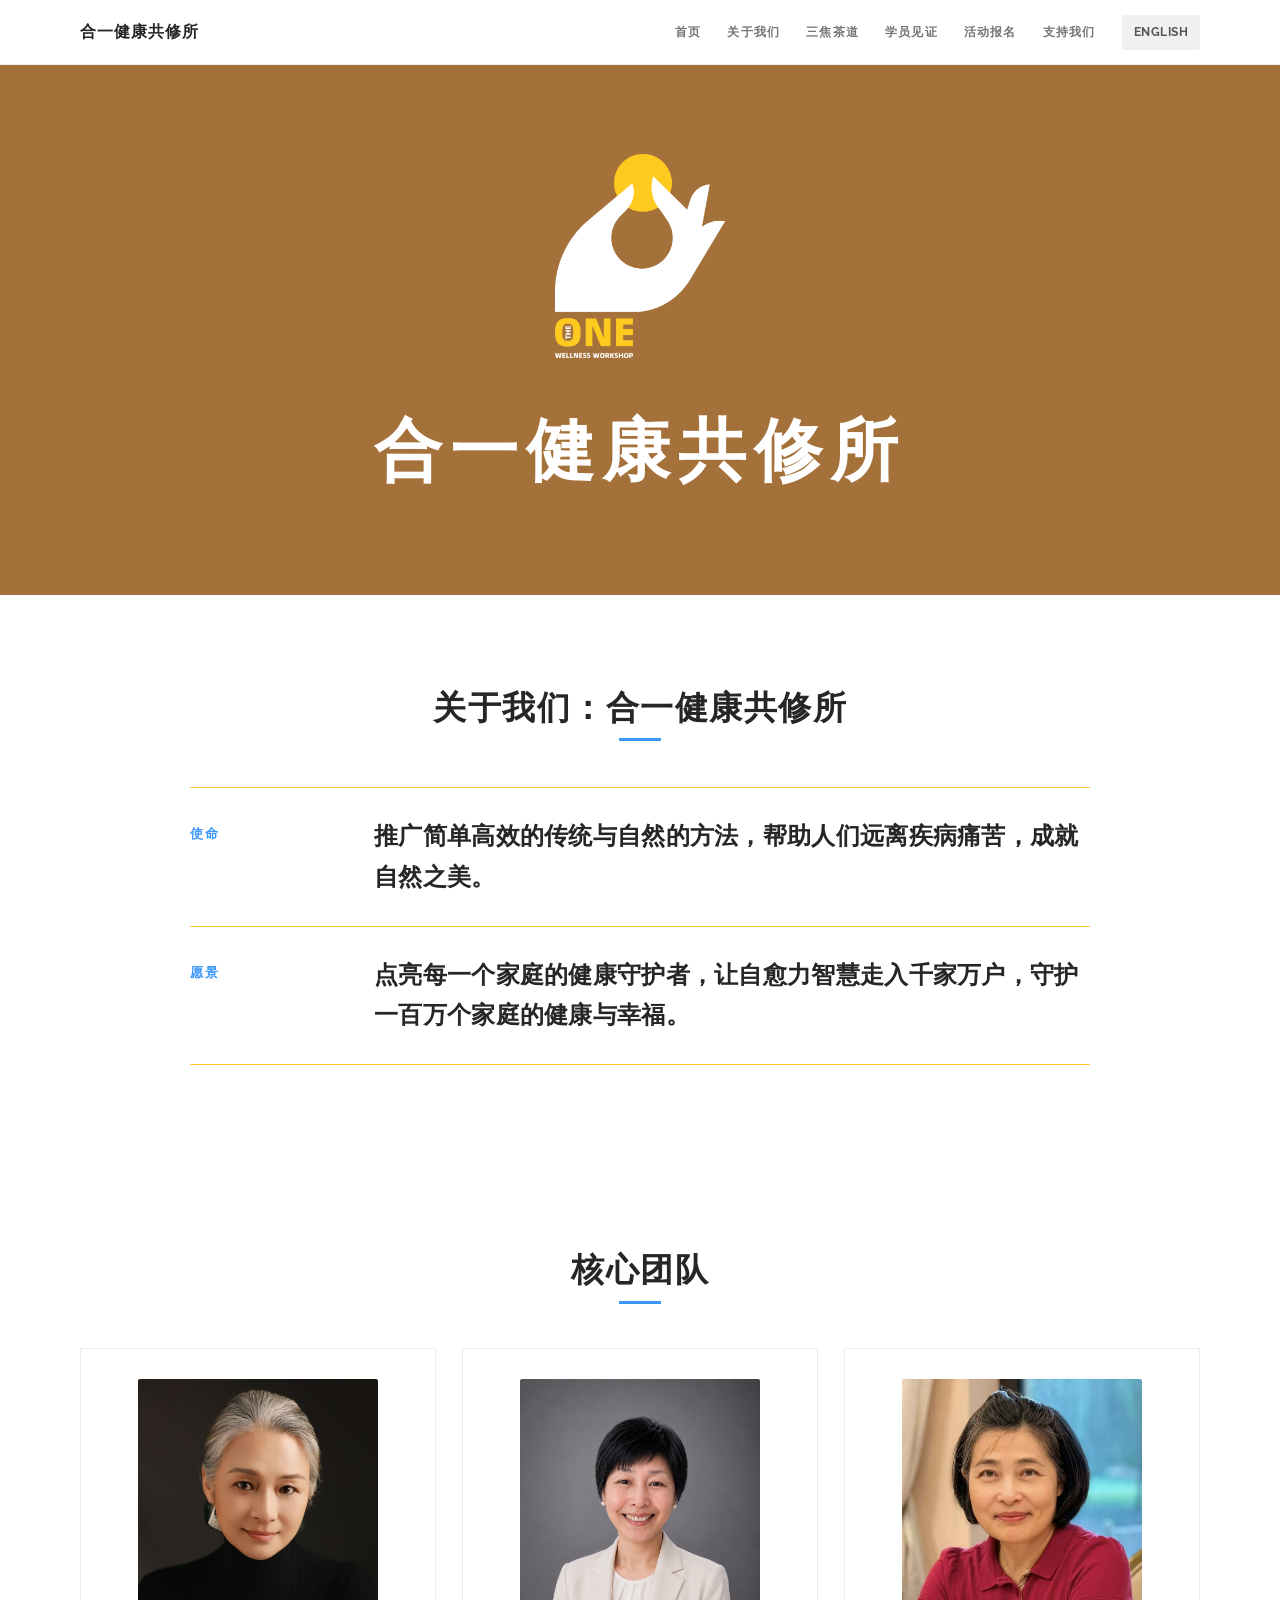
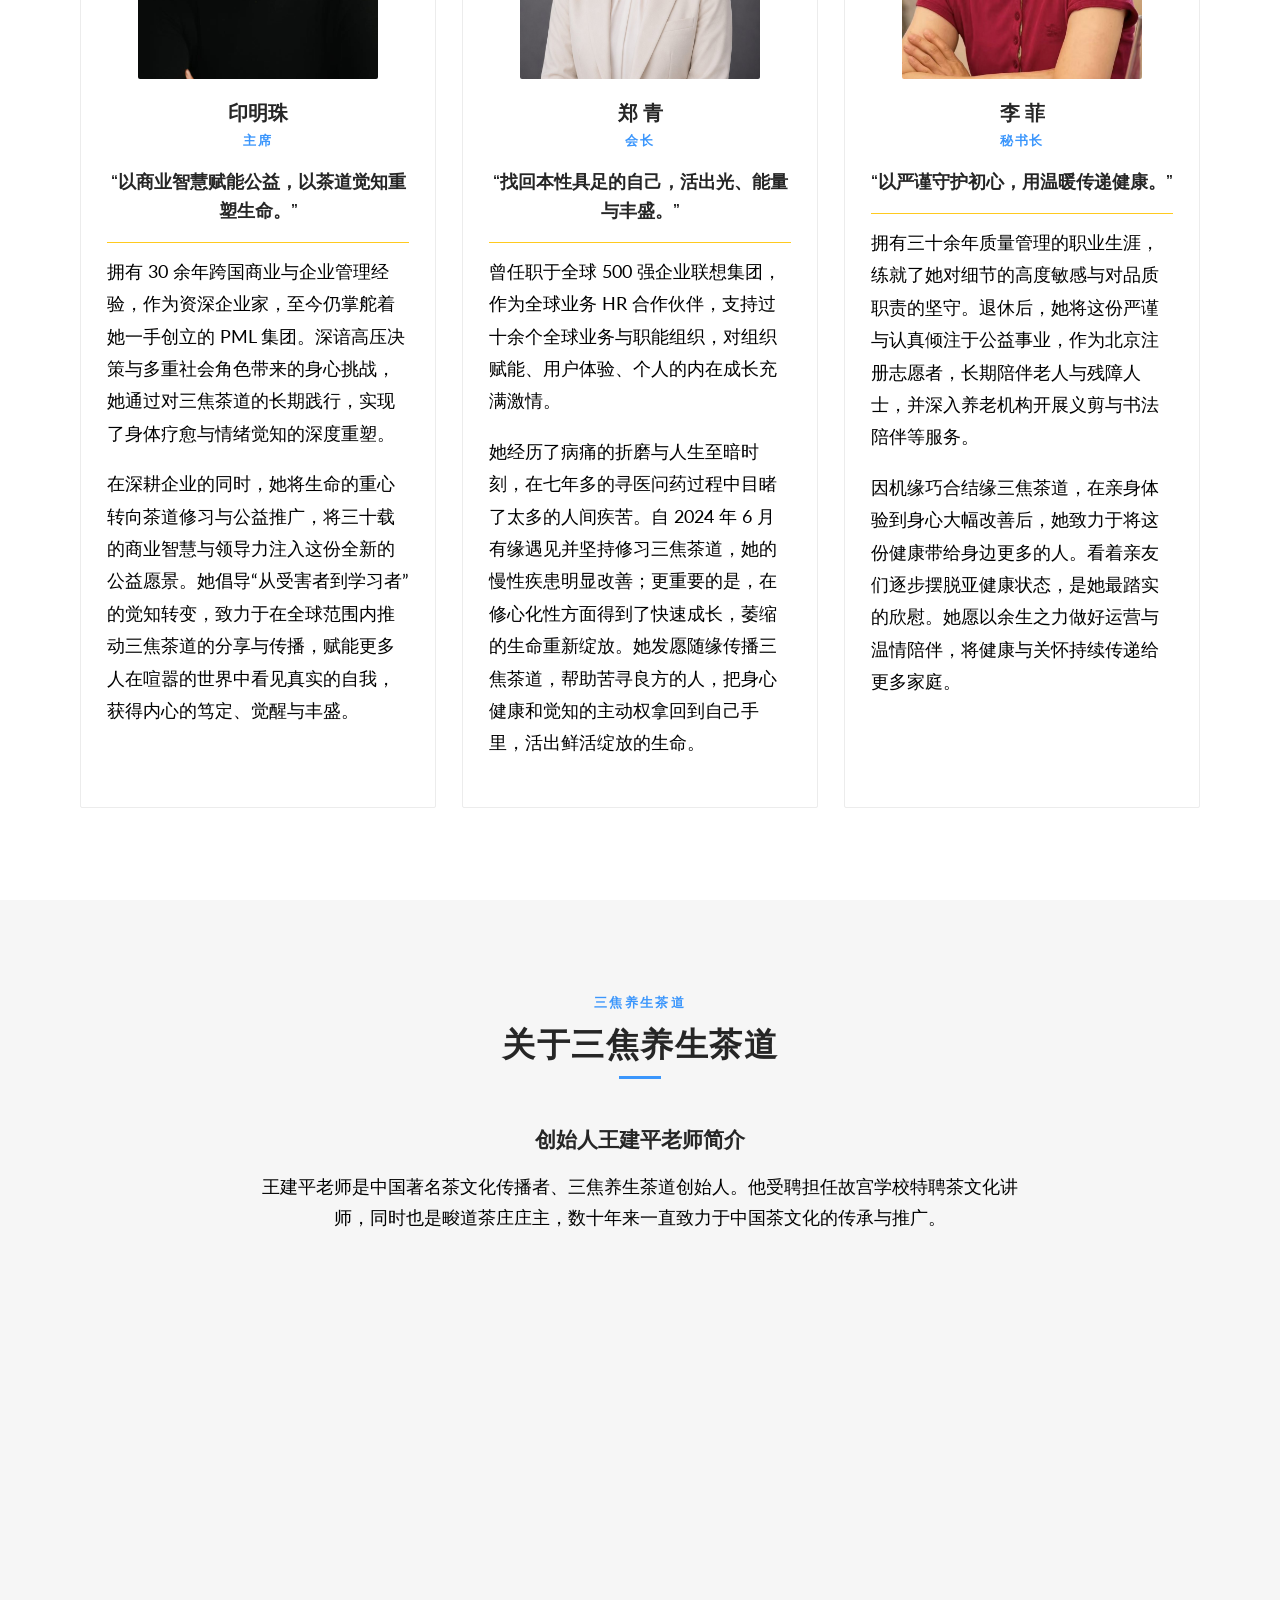
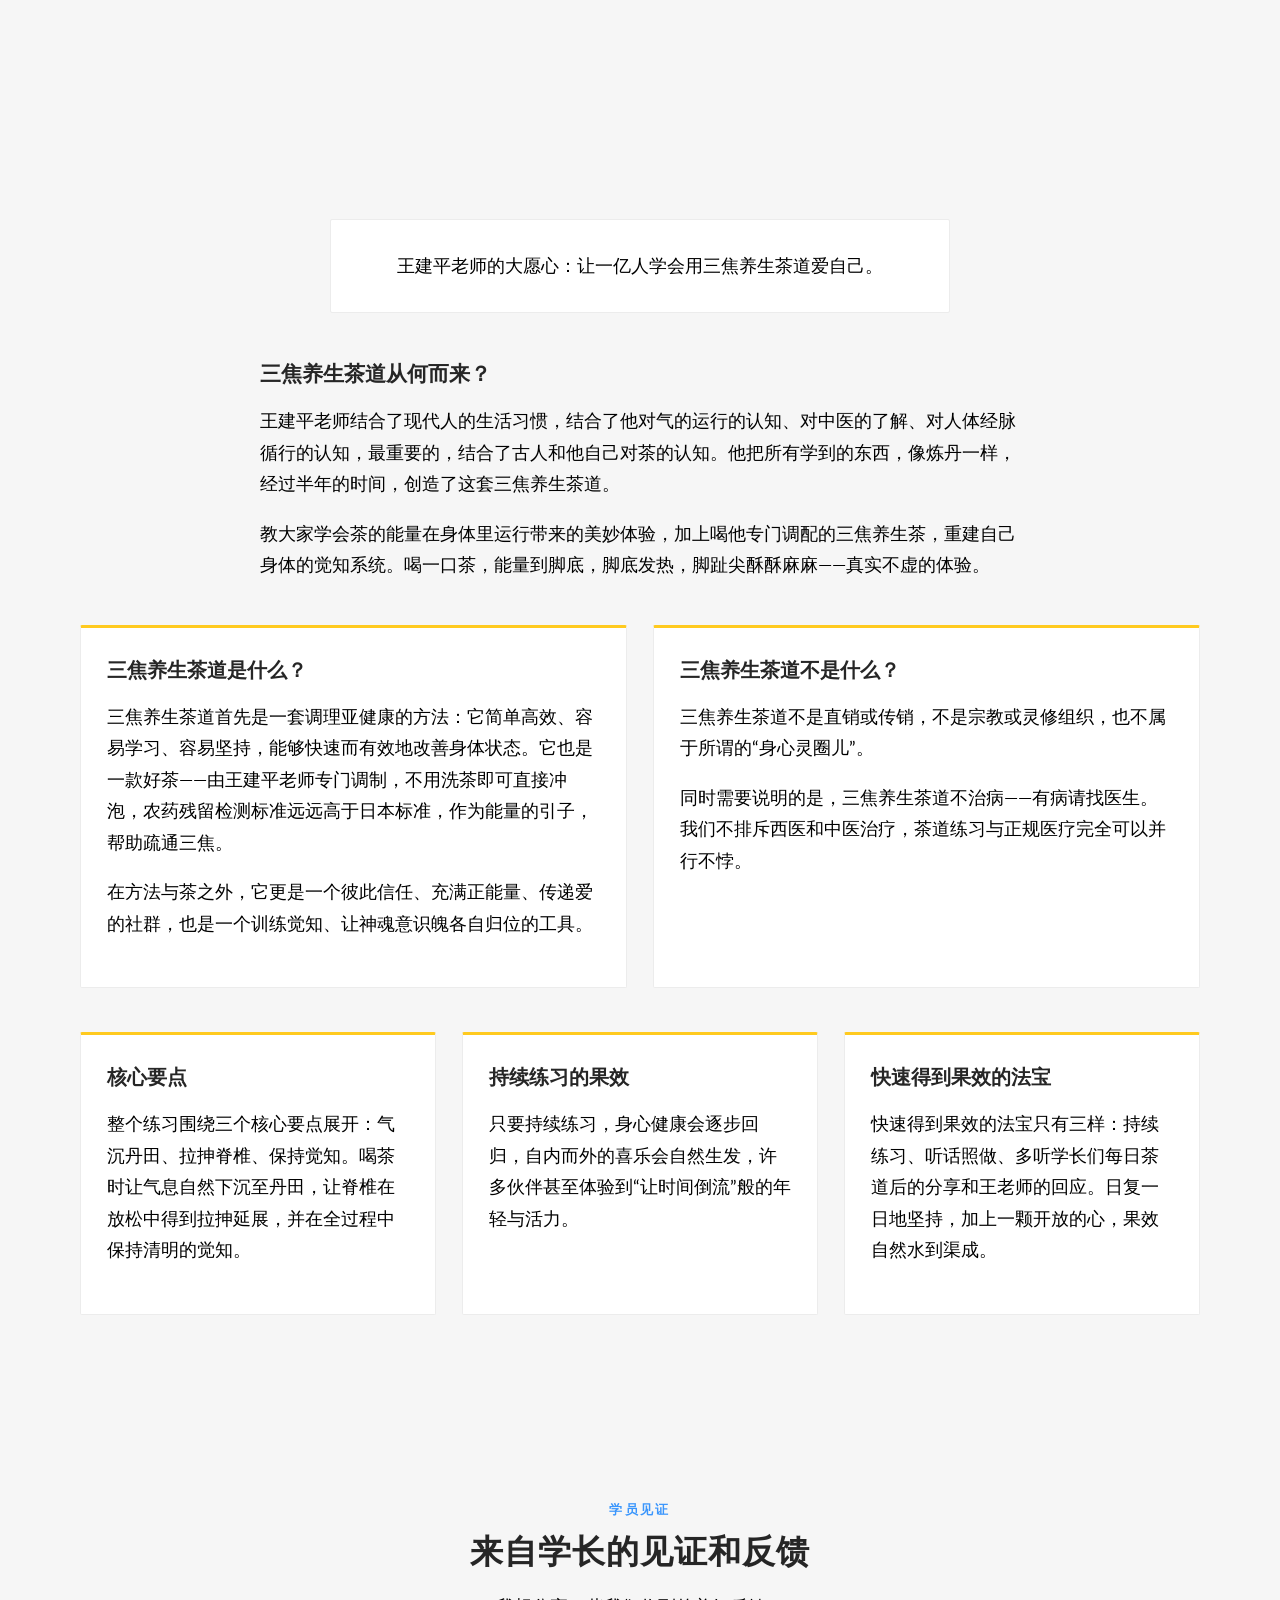
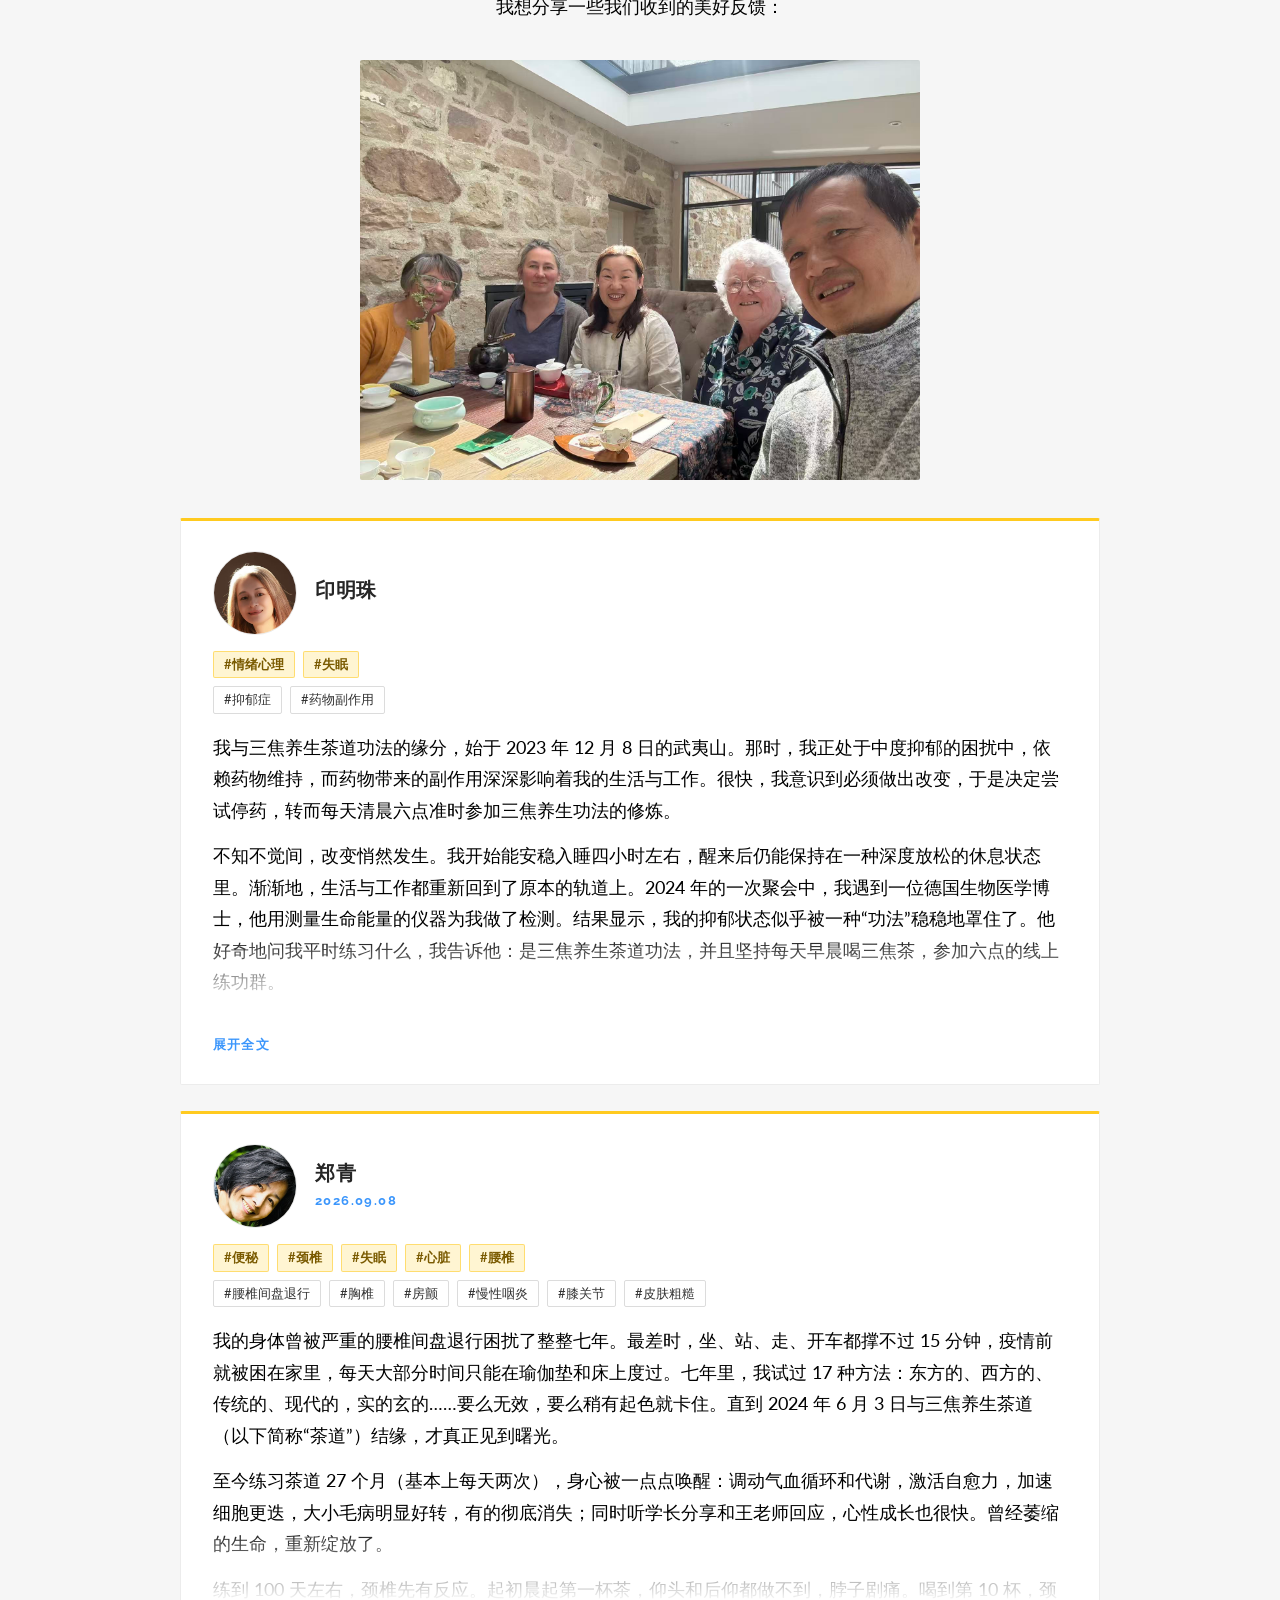
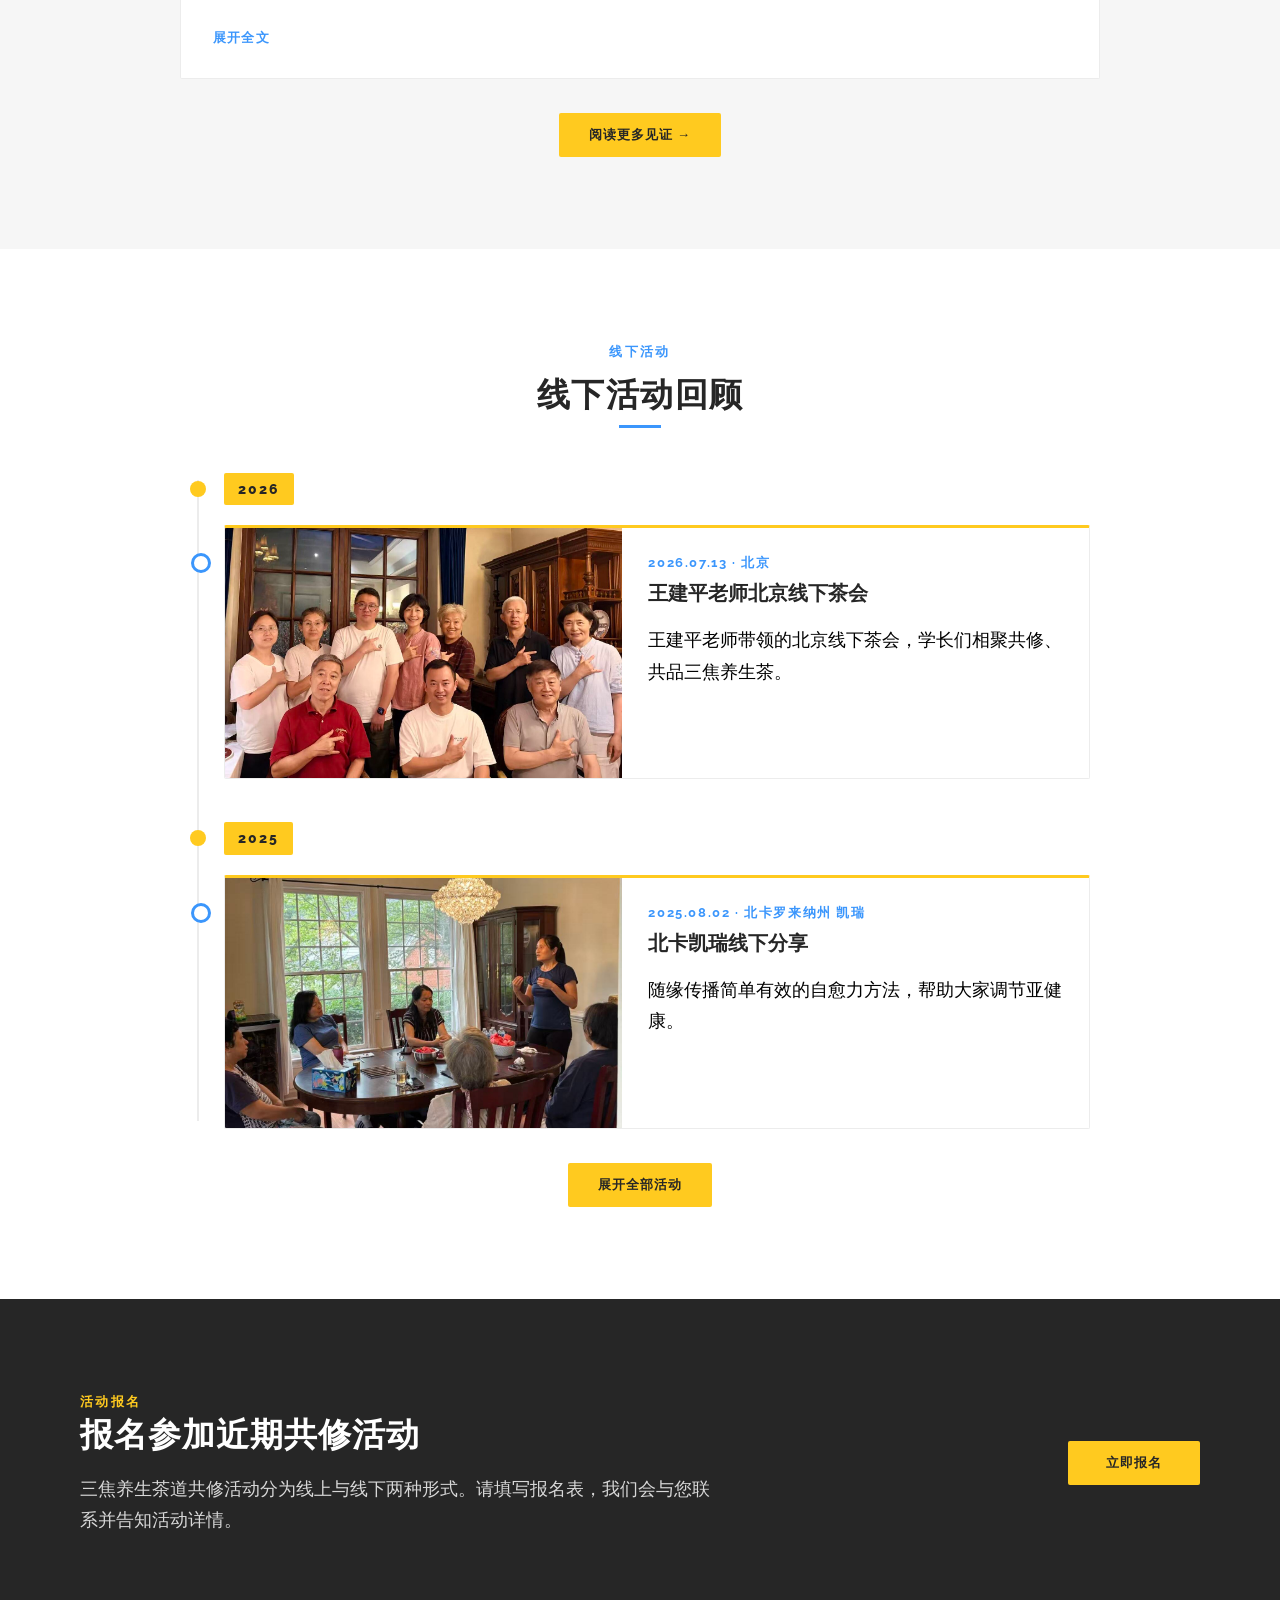
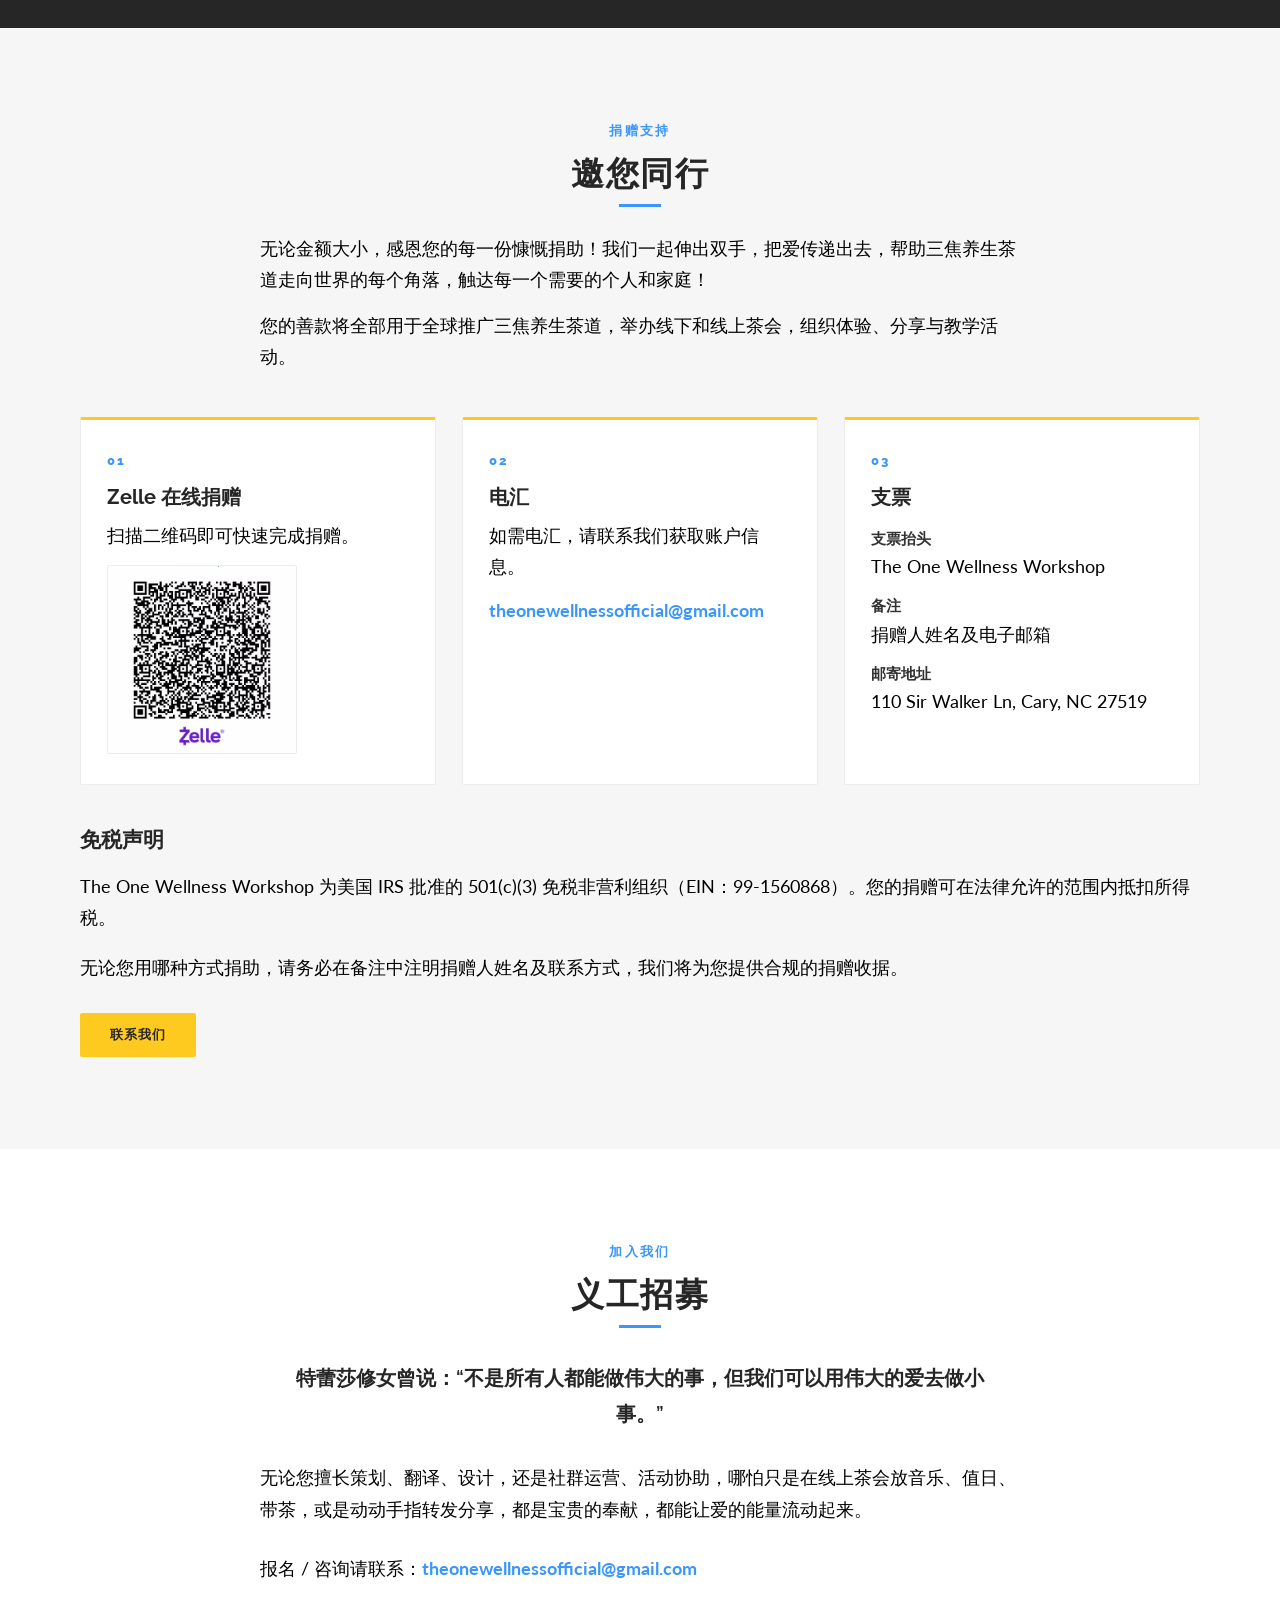
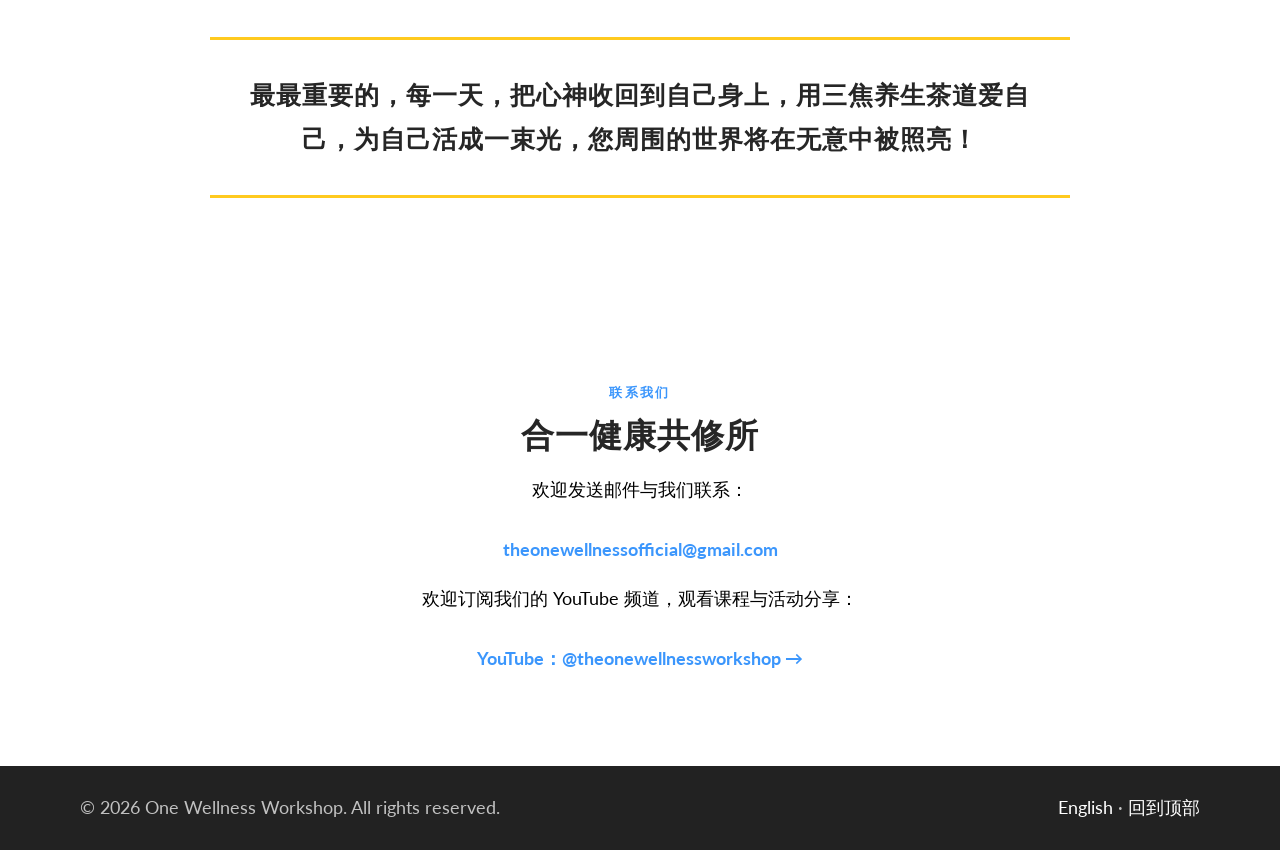
<file: zh.html>
<!DOCTYPE html>
<html lang="zh-CN">
<head>
  <meta charset="UTF-8" />
  <meta name="viewport" content="width=device-width, initial-scale=1.0" />
  <title>合一健康共修所 | 三焦养生茶道 · 传统自然养生公益组织</title>
  <meta name="description" content="合一健康共修所是位于美国北卡罗来纳州的 501(c)(3) 非营利组织，推广王建平老师创立的三焦养生茶道，以简单高效的传统与自然方法守护家庭健康，线上线下共修。" />
  <!-- SEO：规范链接 + 中英文版本互相关联 -->
  <link rel="canonical" href="https://theonewellness.org/zh.html" />
  <link rel="alternate" hreflang="en" href="https://theonewellness.org/" />
  <link rel="alternate" hreflang="zh-CN" href="https://theonewellness.org/zh.html" />
  <link rel="alternate" hreflang="x-default" href="https://theonewellness.org/" />
  <!-- 分享预览（微信 / Facebook / LinkedIn / X） -->
  <meta property="og:type" content="website" />
  <meta property="og:site_name" content="The One Wellness Workshop" />
  <meta property="og:title" content="合一健康共修所 | 三焦养生茶道 · 传统自然养生公益组织" />
  <meta property="og:description" content="合一健康共修所是位于美国北卡罗来纳州的 501(c)(3) 非营利组织，推广王建平老师创立的三焦养生茶道，以简单高效的传统与自然方法守护家庭健康，线上线下共修。" />
  <meta property="og:url" content="https://theonewellness.org/zh.html" />
  <meta property="og:image" content="https://theonewellness.org/assets/og-image.jpg" />
  <meta property="og:image:width" content="1200" />
  <meta property="og:image:height" content="630" />
  <meta property="og:locale" content="zh_CN" />
  <meta property="og:locale:alternate" content="en_US" />
  <meta name="twitter:card" content="summary_large_image" />
  <!-- 结构化数据：告诉 Google 这是一个 501(c)(3) 非营利组织 -->
  <script type="application/ld+json">
  {
    "@context": "https://schema.org",
    "@type": "NGO",
    "@id": "https://theonewellness.org/#organization",
    "name": "The One Wellness Workshop",
    "alternateName": "合一健康共修所",
    "url": "https://theonewellness.org/",
    "logo": "https://theonewellness.org/assets/logo-lockup-psd.png",
    "image": "https://theonewellness.org/assets/og-image.jpg",
    "description": "A 501(c)(3) nonprofit promoting simple and effective traditional and natural wellness practices, including the Sanjiao Tea Ceremony created by Master Jianping Wang.",
    "nonprofitStatus": "Nonprofit501c3",
    "taxID": "99-1560868",
    "email": "theonewellnessofficial@gmail.com",
    "address": {
      "@type": "PostalAddress",
      "streetAddress": "110 Sir Walker Ln",
      "addressLocality": "Cary",
      "addressRegion": "NC",
      "postalCode": "27519",
      "addressCountry": "US"
    },
    "sameAs": [
      "https://www.youtube.com/@theonewellnessworkshop"
    ]
  }
  </script>
  <link rel="preconnect" href="https://fonts.googleapis.com">
  <link rel="preconnect" href="https://fonts.gstatic.com" crossorigin>
  <link href="https://fonts.googleapis.com/css2?family=Lato:wght@400;700&family=Raleway:wght@400;500;600;700;800&display=swap" rel="stylesheet">
  <link rel="stylesheet" href="styles.css" />
</head>
<body data-more-label="展开全文" data-less-label="收起" data-empty-label="该分类暂时还没有见证。">
  <header class="site-header">
    <nav class="navbar container">
      <a href="#home" class="brand">合一健康共修所</a>
      <button class="nav-toggle" aria-label="打开导航" aria-expanded="false">☰</button>
      <div class="nav-links">
        <a href="#home">首页</a>
        <a href="#about">关于我们</a>
        <a href="#tea">三焦茶道</a>
        <a href="#testimonies">学员见证</a>
        <a href="#events">活动报名</a>
        <a href="#donate">支持我们</a>
        <a href="index.html" class="lang-switch" lang="en">English</a>
      </div>
    </nav>
  </header>

  <main>
    <section id="home" class="hero">
      <img class="hero-lockup" src="assets/logo-lockup-psd.png" alt="合一健康共修所（The One Wellness Workshop）标志" />
      <h1 class="hero-title">合一健康共修所</h1>
    </section>

    <section id="about" class="section">
      <div class="container center-text narrow">
        <h2 class="section-title">关于我们：合一健康共修所</h2>
        <span class="title-rule" aria-hidden="true"></span>
      </div>
      <div class="container purpose-stack">
        <div class="purpose-block">
          <p class="purpose-label">使命</p>
          <p class="purpose-text">推广简单高效的传统与自然的方法，帮助人们远离疾病痛苦，成就自然之美。</p>
        </div>
        <div class="purpose-block">
          <p class="purpose-label">愿景</p>
          <p class="purpose-text">点亮每一个家庭的健康守护者，让自愈力智慧走入千家万户，守护一百万个家庭的健康与幸福。</p>
        </div>
      </div>
    </section>

    <section id="team" class="section">
      <div class="container center-text narrow">
        <h2 class="section-title">核心团队</h2>
        <span class="title-rule" aria-hidden="true"></span>
      </div>
      <!-- 核心团队：按顺序 印明珠（主席）→ 郑青（会长）→ 李菲（秘书长）。
           卡片结构：照片 → 姓名 → 职务 → 引言（.team-quote）→ 简介段落（.bio，可多段） -->
      <div class="container team-grid">
        <article class="team-card">
          <figure class="team-photo"><img src="assets/team-mary.jpg" alt="印明珠（Mary Yin）照片" loading="lazy" /></figure>
          <h3>印明珠</h3>
          <p class="team-role">主席</p>
          <p class="team-quote">“以商业智慧赋能公益，以茶道觉知重塑生命。”</p>
          <p class="bio">拥有 30 余年跨国商业与企业管理经验，作为资深企业家，至今仍掌舵着她一手创立的 PML 集团。深谙高压决策与多重社会角色带来的身心挑战，她通过对三焦茶道的长期践行，实现了身体疗愈与情绪觉知的深度重塑。</p>
          <p class="bio">在深耕企业的同时，她将生命的重心转向茶道修习与公益推广，将三十载的商业智慧与领导力注入这份全新的公益愿景。她倡导“从受害者到学习者”的觉知转变，致力于在全球范围内推动三焦茶道的分享与传播，赋能更多人在喧嚣的世界中看见真实的自我，获得内心的笃定、觉醒与丰盛。</p>
        </article>
        <article class="team-card">
          <figure class="team-photo"><img src="assets/team-julia.jpg" alt="郑青（Julia Zheng）照片" loading="lazy" /></figure>
          <h3>郑 青</h3>
          <p class="team-role">会长</p>
          <p class="team-quote">“找回本性具足的自己，活出光、能量与丰盛。”</p>
          <p class="bio">曾任职于全球 500 强企业联想集团，作为全球业务 HR 合作伙伴，支持过十余个全球业务与职能组织，对组织赋能、用户体验、个人的内在成长充满激情。</p>
          <p class="bio">她经历了病痛的折磨与人生至暗时刻，在七年多的寻医问药过程中目睹了太多的人间疾苦。自 2024 年 6 月有缘遇见并坚持修习三焦茶道，她的慢性疾患明显改善；更重要的是，在修心化性方面得到了快速成长，萎缩的生命重新绽放。她发愿随缘传播三焦茶道，帮助苦寻良方的人，把身心健康和觉知的主动权拿回到自己手里，活出鲜活绽放的生命。</p>
        </article>
        <article class="team-card">
          <figure class="team-photo"><img src="assets/team-fei.jpg" alt="李菲（Fei Li）照片" loading="lazy" /></figure>
          <h3>李 菲</h3>
          <p class="team-role">秘书长</p>
          <p class="team-quote">“以严谨守护初心，用温暖传递健康。”</p>
          <p class="bio">拥有三十余年质量管理的职业生涯，练就了她对细节的高度敏感与对品质职责的坚守。退休后，她将这份严谨与认真倾注于公益事业，作为北京注册志愿者，长期陪伴老人与残障人士，并深入养老机构开展义剪与书法陪伴等服务。</p>
          <p class="bio">因机缘巧合结缘三焦茶道，在亲身体验到身心大幅改善后，她致力于将这份健康带给身边更多的人。看着亲友们逐步摆脱亚健康状态，是她最踏实的欣慰。她愿以余生之力做好运营与温情陪伴，将健康与关怀持续传递给更多家庭。</p>
        </article>
      </div>
    </section>

    <section id="tea" class="section section-warm">
      <div class="container center-text narrow">
        <p class="section-kicker">三焦养生茶道</p>
        <h2 class="section-title">关于三焦养生茶道</h2>
        <span class="title-rule" aria-hidden="true"></span>
      </div>

      <div class="container center-text narrow tea-block">
        <h3 class="subheading">创始人王建平老师简介</h3>
        <p>王建平老师是中国著名茶文化传播者、三焦养生茶道创始人。他受聘担任故宫学校特聘茶文化讲师，同时也是畯道茶庄庄主，数十年来一直致力于中国茶文化的传承与推广。</p>
        <div class="tea-video">
          <iframe src="https://www.youtube.com/embed/YK6tbPDrr0U" title="王建平老师视频" loading="lazy" allow="accelerometer; autoplay; clipboard-write; encrypted-media; gyroscope; picture-in-picture; web-share" allowfullscreen></iframe>
        </div>
        <blockquote class="tea-vow">王建平老师的大愿心：让一亿人学会用三焦养生茶道爱自己。</blockquote>
      </div>

      <div class="container narrow tea-block">
        <h3 class="subheading">三焦养生茶道从何而来？</h3>
        <p>王建平老师结合了现代人的生活习惯，结合了他对气的运行的认知、对中医的了解、对人体经脉循行的认知，最重要的，结合了古人和他自己对茶的认知。他把所有学到的东西，像炼丹一样，经过半年的时间，创造了这套三焦养生茶道。</p>
        <p>教大家学会茶的能量在身体里运行带来的美妙体验，加上喝他专门调配的三焦养生茶，重建自己身体的觉知系统。喝一口茶，能量到脚底，脚底发热，脚趾尖酥酥麻麻——真实不虚的体验。</p>
      </div>

      <div class="container card-grid two">
        <article class="info-card">
          <h3>三焦养生茶道是什么？</h3>
          <p>三焦养生茶道首先是一套调理亚健康的方法：它简单高效、容易学习、容易坚持，能够快速而有效地改善身体状态。它也是一款好茶——由王建平老师专门调制，不用洗茶即可直接冲泡，农药残留检测标准远远高于日本标准，作为能量的引子，帮助疏通三焦。</p>
          <p>在方法与茶之外，它更是一个彼此信任、充满正能量、传递爱的社群，也是一个训练觉知、让神魂意识魄各自归位的工具。</p>
        </article>
        <article class="info-card">
          <h3>三焦养生茶道不是什么？</h3>
          <p>三焦养生茶道不是直销或传销，不是宗教或灵修组织，也不属于所谓的“身心灵圈儿”。</p>
          <p>同时需要说明的是，三焦养生茶道不治病——有病请找医生。我们不排斥西医和中医治疗，茶道练习与正规医疗完全可以并行不悖。</p>
        </article>
      </div>

      <div class="container card-grid three">
        <article class="info-card">
          <h3>核心要点</h3>
          <p>整个练习围绕三个核心要点展开：气沉丹田、拉抻脊椎、保持觉知。喝茶时让气息自然下沉至丹田，让脊椎在放松中得到拉抻延展，并在全过程中保持清明的觉知。</p>
        </article>
        <article class="info-card">
          <h3>持续练习的果效</h3>
          <p>只要持续练习，身心健康会逐步回归，自内而外的喜乐会自然生发，许多伙伴甚至体验到“让时间倒流”般的年轻与活力。</p>
        </article>
        <article class="info-card">
          <h3>快速得到果效的法宝</h3>
          <p>快速得到果效的法宝只有三样：持续练习、听话照做、多听学长们每日茶道后的分享和王老师的回应。日复一日地坚持，加上一颗开放的心，果效自然水到渠成。</p>
        </article>
      </div>
    </section>

    <section id="testimonies" class="section section-light">
      <div class="container center-text narrow">
        <p class="section-kicker">学员见证</p>
        <h2>来自学长的见证和反馈</h2>
        <p>我想分享一些我们收到的美好反馈：</p>
      </div>
      <figure class="container testimonial-photo">
        <img src="assets/testimonies-tea.jpg" alt="学员们围坐在茶桌旁，一起参加三焦茶道共修" loading="lazy" />
      </figure>

      <!-- 见证卡片统一格式（首页只展示部分，全部见证见 testimonials-zh.html）：
           <article class="tcard" data-cats="分类key 分类key">
             头像 + 姓名/时间 → 筛选关键词标签（.key）→ 具体病名标签（.detail）→ 正文段落
           新增见证时复制整张卡片，替换头像、姓名、标签与正文即可。
           分类 key 与筛选按钮对应：constipation 便秘 / bloodsugar 高血糖 /
           bloodpressure 高血压 / nodules 结节 / cervical 颈椎 /
           emotional 情绪心理 / insomnia 失眠 / eczema 湿疹 / heart 心脏 / lumbar 腰椎 -->
      <div class="container testimonial-grid">

        <article class="tcard" data-cats="emotional insomnia">
          <header class="tcard-head">
            <img class="tcard-avatar" src="assets/testimony-mary-yin.jpg" alt="印明珠（Mary Yin）照片" loading="lazy" />
            <div>
              <h3 class="tcard-name">印明珠</h3>
              <!-- 留言日期：拿到后填 <p class="tcard-meta">2026.01.01</p> -->
            </div>
          </header>
          <ul class="tcard-tags key" aria-label="对应筛选分类">
            <li>#情绪心理</li><li>#失眠</li>
          </ul>
          <ul class="tcard-tags detail" aria-label="其他调理改善">
            <li>#抑郁症</li><li>#药物副作用</li>
          </ul>
          <div class="tcard-body">
            <p>我与三焦养生茶道功法的缘分，始于 2023 年 12 月 8 日的武夷山。那时，我正处于中度抑郁的困扰中，依赖药物维持，而药物带来的副作用深深影响着我的生活与工作。很快，我意识到必须做出改变，于是决定尝试停药，转而每天清晨六点准时参加三焦养生功法的修炼。</p>
            <p>不知不觉间，改变悄然发生。我开始能安稳入睡四小时左右，醒来后仍能保持在一种深度放松的休息状态里。渐渐地，生活与工作都重新回到了原本的轨道上。2024 年的一次聚会中，我遇到一位德国生物医学博士，他用测量生命能量的仪器为我做了检测。结果显示，我的抑郁状态似乎被一种“功法”稳稳地罩住了。他好奇地问我平时练习什么，我告诉他：是三焦养生茶道功法，并且坚持每天早晨喝三焦茶，参加六点的线上练功群。</p>
            <p>我曾多次分享这段经历。有茶友问我，如何能在不服药的情况下走出抑郁？我的回答始终是：“坚持三焦养生功法，并且一定要配合饮用三焦茶。”至今，我已持续练习并饮用三焦茶超过两年。如今的生命状态，是一种阳光与温柔并存的模样——清晰、安稳，而又充满内在的力量。</p>
          </div>
          <button type="button" class="tcard-more">展开全文</button>
        </article>

        <article class="tcard" data-cats="cervical constipation heart insomnia lumbar">
          <header class="tcard-head">
            <img class="tcard-avatar" src="assets/testimony-julia-zheng.jpg" alt="郑青（Julia Zheng）照片" loading="lazy" />
            <div>
              <h3 class="tcard-name">郑青</h3>
              <p class="tcard-meta">2026.09.08</p>
            </div>
          </header>
          <ul class="tcard-tags key" aria-label="对应筛选分类">
            <li>#便秘</li><li>#颈椎</li><li>#失眠</li><li>#心脏</li><li>#腰椎</li>
          </ul>
          <ul class="tcard-tags detail" aria-label="其他调理改善">
            <li>#腰椎间盘退行</li><li>#胸椎</li><li>#房颤</li><li>#慢性咽炎</li><li>#膝关节</li><li>#皮肤粗糙</li>
          </ul>
          <div class="tcard-body">
            <p>我的身体曾被严重的腰椎间盘退行困扰了整整七年。最差时，坐、站、走、开车都撑不过 15 分钟，疫情前就被困在家里，每天大部分时间只能在瑜伽垫和床上度过。七年里，我试过 17 种方法：东方的、西方的、传统的、现代的，实的玄的……要么无效，要么稍有起色就卡住。直到 2024 年 6 月 3 日与三焦养生茶道（以下简称“茶道”）结缘，才真正见到曙光。</p>
            <p>至今练习茶道 27 个月（基本上每天两次），身心被一点点唤醒：调动气血循环和代谢，激活自愈力，加速细胞更迭，大小毛病明显好转，有的彻底消失；同时听学长分享和王老师回应，心性成长也很快。曾经萎缩的生命，重新绽放了。</p>
            <p>练到 100 天左右，颈椎先有反应。起初晨起第一杯茶，仰头和后仰都做不到，脖子剧痛。喝到第 10 杯，颈椎松快多了，能仰头了；3 个月左右，第一口茶就能轻松仰头，完全不痛了。我隐隐预感到，茶道会按颈椎、胸椎、腰椎的顺序逐个修复。</p>
            <p>练到 13 个月，胸椎开始修复，持续约两个月。每口吐气时胸椎右侧会有疼痛感，我理解是气冲病灶。渐渐的，打喷嚏不再腰疼漏尿，阴雨天骨头不再发炎作痛。2025 年秋冬，4 个月里去了 12 个城市，探亲访友、旅游上课，彻底告别了被困在家的状态。</p>
            <p>练到 24 个月，腰椎修复又上了台阶。下厨做菜、朋友聚会、出门活动，连续七八个小时不用躺下。生活质量和生命状态天翻地覆。</p>
            <p>茶道对身心的其他调理改善也很明显：</p>
            <ul>
              <li>房颤从 8 个月做 6 次动态心电图（吃药也常犯），到近一年半按时服药就很稳定，没再跑医院；</li>
              <li>慢性咽炎好转了，中气足了，说话洪亮了，能说长句子了；</li>
              <li>年轻时打排球伤的膝盖不疼了；</li>
              <li>脚后跟冬天不裂了，粗糙的皮肤变得细腻光滑了；</li>
              <li>便秘改善了，从白色羊屎球变成黄色成形的了；</li>
              <li>睡眠好了，能睡整夜了；</li>
              <li>眼睛亮了，斑淡了，面色从发黑发暗变得红润了，小臂大腿长肌肉了，结实了；</li>
              <li>觉知力提升了，二元对立和评判少了，笑容多了，内心柔软了、松弛了、活泼了，恐惧少了，能听懂玩笑了，人设一个个打掉了，说话从三思而后说到脱口而出了，小脾气能随时发出来了，和爱人的关系改善得特别好！</li>
            </ul>
            <p>感恩王建平老师和他发明的三焦养生茶道——调理身体之外，每天的陪伴和回应更让我心性成长，这才是根本！</p>
            <p>我愿把这份爱和祝福传递下去，让千千万万和我一样在病痛中挣扎、苦苦寻医问药的人少走弯路，尽早结缘，尽快受益，把身心健康和觉知的主动权拿回到自己手里，让生命重新绽放！</p>
          </div>
          <button type="button" class="tcard-more">展开全文</button>
        </article>

      </div>

      <div class="container section-cta">
        <a class="btn btn-primary" href="testimonials-zh.html">阅读更多见证 →</a>
      </div>
    </section>

    <section id="offline" class="section">
      <div class="container center-text narrow">
        <p class="section-kicker">线下活动</p>
        <h2 class="section-title">线下活动回顾</h2>
        <span class="title-rule" aria-hidden="true"></span>
      </div>
      <!-- 时间轴：按年份从新到旧排列。新增活动时，在对应年份下复制一个
           <li class="timeline-item">…</li>；同一场活动可放多张照片，
           在 .offline-gallery 里继续追加 <button class="gallery-item"> 即可。 -->
      <div class="container timeline">
        <ol class="timeline-list">
          <li class="timeline-year"><span>2026</span></li>
          <li class="timeline-item">
            <article class="offline-card">
              <figure class="offline-gallery">
                <button type="button" class="gallery-item" data-caption="2026.07.13 · 北京 — 王建平老师北京线下茶会">
                  <img src="assets/event-beijing-2026.jpg" alt="2026 年 7 月 13 日王建平老师北京线下茶会合影" loading="lazy" />
                </button>
              </figure>
              <div class="offline-body">
                <p class="offline-date">2026.07.13 · 北京</p>
                <h3>王建平老师北京线下茶会</h3>
                <p>王建平老师带领的北京线下茶会，学长们相聚共修、共品三焦养生茶。</p>
              </div>
            </article>
          </li>

          <li class="timeline-year"><span>2025</span></li>
          <li class="timeline-item">
            <article class="offline-card">
              <figure class="offline-gallery">
                <button type="button" class="gallery-item" data-caption="2025.08.02 · 北卡罗来纳州 凯瑞 — 北卡凯瑞线下分享">
                  <img src="assets/event-cary-2025.jpg" alt="2025 年 8 月 2 日北卡凯瑞线下活动现场" loading="lazy" />
                </button>
              </figure>
              <div class="offline-body">
                <p class="offline-date">2025.08.02 · 北卡罗来纳州 凯瑞</p>
                <h3>北卡凯瑞线下分享</h3>
                <p>随缘传播简单有效的自愈力方法，帮助大家调节亚健康。</p>
              </div>
            </article>
          </li>

          <li class="timeline-year"><span>2024</span></li>
          <li class="timeline-item">
            <article class="offline-card">
              <figure class="offline-gallery">
                <!-- 这张照片原在“关于我们”，现移到线下活动回顾 -->
                <button type="button" class="gallery-item" data-caption="2024.08.10 · 北京 — 北京诺金酒店线下茶会">
                  <img src="assets/about-class.jpg" alt="2024 年 8 月 10 日北京诺金酒店线下茶会现场，学长们一起练习" loading="lazy" />
                </button>
              </figure>
              <div class="offline-body">
                <p class="offline-date">2024.08.10 · 北京</p>
                <h3>北京诺金酒店线下茶会</h3>
                <p>2024 年 8 月 10 日于北京诺金酒店举办的线下茶会，学长们相聚共修、共品三焦养生茶，现场一同练习与分享。</p>
              </div>
            </article>
          </li>
        </ol>
      </div>
      <div class="container section-cta">
        <button type="button" class="btn btn-primary timeline-more"
                data-more="展开全部活动" data-less="收起活动" aria-expanded="false" hidden>展开全部活动</button>
      </div>
    </section>

    <section id="events" class="section event-section">
      <div class="container event-card">
        <div>
          <p class="section-kicker">活动报名</p>
          <h2>报名参加近期共修活动</h2>
          <p>三焦养生茶道共修活动分为线上与线下两种形式。请填写报名表，我们会与您联系并告知活动详情。</p>
        </div>
        <a class="btn btn-primary" href="https://forms.gle/8Z8Eb8uVFvMLnaNM6" target="_blank" rel="noopener">立即报名</a>
      </div>
    </section>

    <section id="donate" class="section section-warm">
      <div class="container center-text narrow">
        <p class="section-kicker">捐赠支持</p>
        <h2 class="section-title">邀您同行</h2>
        <span class="title-rule" aria-hidden="true"></span>
      </div>

      <div class="container narrow donate-intro">
        <p>无论金额大小，感恩您的每一份慷慨捐助！我们一起伸出双手，把爱传递出去，帮助三焦养生茶道走向世界的每个角落，触达每一个需要的个人和家庭！</p>
        <p>您的善款将全部用于全球推广三焦养生茶道，举办线下和线上茶会，组织体验、分享与教学活动。</p>
      </div>

      <!-- 捐赠方式：一种方式一张卡片，沿用 .info-card 样式。
           新增方式时复制一张 <article class="info-card donate-way">，序号顺延即可。 -->
      <div class="container card-grid three donate-ways">
        <article class="info-card donate-way">
          <p class="donate-way-num">01</p>
          <h3>Zelle 在线捐赠</h3>
          <p>扫描二维码即可快速完成捐赠。</p>
          <figure class="donate-qr">
            <img src="assets/donate-zelle.png" alt="Zelle 捐赠二维码" loading="lazy" />
          </figure>
        </article>
        <article class="info-card donate-way">
          <p class="donate-way-num">02</p>
          <h3>电汇</h3>
          <p>如需电汇，请联系我们获取账户信息。</p>
          <a class="text-link" href="mailto:theonewellnessofficial@gmail.com">theonewellnessofficial@gmail.com</a>
        </article>
        <article class="info-card donate-way">
          <p class="donate-way-num">03</p>
          <h3>支票</h3>
          <ul class="donate-details">
            <li><span>支票抬头</span>The One Wellness Workshop</li>
            <li><span>备注</span>捐赠人姓名及电子邮箱</li>
            <li><span>邮寄地址</span>110 Sir Walker Ln, Cary, NC 27519</li>
          </ul>
        </article>
      </div>

      <div class="container donate-legal">
        <h3 class="subheading">免税声明</h3>
        <p>The One Wellness Workshop 为美国 IRS 批准的 501(c)(3) 免税非营利组织（EIN：99-1560868）。您的捐赠可在法律允许的范围内抵扣所得税。</p>
        <p>无论您用哪种方式捐助，请务必在备注中注明捐赠人姓名及联系方式，我们将为您提供合规的捐赠收据。</p>
        <a class="btn btn-primary" href="#contact">联系我们</a>
      </div>
    </section>

    <section id="volunteer" class="section">
      <div class="container center-text narrow">
        <p class="section-kicker">加入我们</p>
        <h2 class="section-title">义工招募</h2>
        <span class="title-rule" aria-hidden="true"></span>
      </div>
      <blockquote class="container quote-plain">特蕾莎修女曾说：“不是所有人都能做伟大的事，但我们可以用伟大的爱去做小事。”</blockquote>
      <div class="container narrow volunteer-body">
        <p>无论您擅长策划、翻译、设计，还是社群运营、活动协助，哪怕只是在线上茶会放音乐、值日、带茶，或是动动手指转发分享，都是宝贵的奉献，都能让爱的能量流动起来。</p>
        <p>报名 / 咨询请联系：<a class="text-link" href="mailto:theonewellnessofficial@gmail.com">theonewellnessofficial@gmail.com</a></p>
      </div>
      <div class="container closing-note">
        <p>最最重要的，每一天，把心神收回到自己身上，用三焦养生茶道爱自己，为自己活成一束光，您周围的世界将在无意中被照亮！</p>
      </div>
    </section>

    <section id="contact" class="section contact-section">
      <div class="container center-text narrow">
        <p class="section-kicker">联系我们</p>
        <h2>合一健康共修所</h2>
        <p>欢迎发送邮件与我们联系：</p>
        <a class="text-link" href="mailto:theonewellnessofficial@gmail.com">theonewellnessofficial@gmail.com</a>
        <p>欢迎订阅我们的 YouTube 频道，观看课程与活动分享：</p>
        <a class="text-link" href="https://www.youtube.com/@theonewellnessworkshop" target="_blank" rel="noopener">YouTube：@theonewellnessworkshop →</a>
      </div>
    </section>
  </main>

  <footer class="site-footer">
    <div class="container footer-grid">
      <p>© 2026 One Wellness Workshop. All rights reserved.</p>
      <p><a href="index.html">English</a> · <a href="#home">回到顶部</a></p>
    </div>
  </footer>

  <script>
    const toggle = document.querySelector('.nav-toggle');
    const links = document.querySelector('.nav-links');
    toggle.addEventListener('click', () => {
      const open = links.classList.toggle('open');
      toggle.setAttribute('aria-expanded', open);
    });
    // 手机端：点击任意导航链接后自动收起菜单
    links.querySelectorAll('a').forEach((a) => {
      a.addEventListener('click', () => {
        links.classList.remove('open');
        toggle.setAttribute('aria-expanded', 'false');
      });
    });

    // 线下活动照片灯箱：点击照片全屏查看，同一场活动的多张照片可左右切换
    (function () {
      const triggers = Array.from(document.querySelectorAll('.gallery-item'));
      if (!triggers.length) return;

      const overlay = document.createElement('div');
      overlay.className = 'lightbox';
      overlay.hidden = true;
      overlay.setAttribute('role', 'dialog');
      overlay.setAttribute('aria-modal', 'true');
      overlay.setAttribute('aria-label', '活动照片');
      overlay.innerHTML =
        '<button type="button" class="lightbox-close" aria-label="关闭">×</button>' +
        '<button type="button" class="lightbox-nav prev" aria-label="上一张">‹</button>' +
        '<figure class="lightbox-figure"><img alt="" /><figcaption></figcaption></figure>' +
        '<button type="button" class="lightbox-nav next" aria-label="下一张">›</button>';
      document.body.appendChild(overlay);

      const imgEl = overlay.querySelector('img');
      const capEl = overlay.querySelector('figcaption');
      const prevBtn = overlay.querySelector('.prev');
      const nextBtn = overlay.querySelector('.next');
      let group = [];
      let index = 0;
      let lastFocus = null;

      function render() {
        const btn = group[index];
        const source = btn.querySelector('img');
        imgEl.src = source.currentSrc || source.src;
        imgEl.alt = source.alt || '';
        capEl.textContent = btn.dataset.caption || source.alt || '';
        const multiple = group.length > 1;
        prevBtn.hidden = !multiple;
        nextBtn.hidden = !multiple;
      }

      function open(btn) {
        const gallery = btn.closest('.offline-gallery') || document;
        group = Array.from(gallery.querySelectorAll('.gallery-item'));
        index = Math.max(0, group.indexOf(btn));
        lastFocus = btn;
        render();
        overlay.hidden = false;
        document.body.classList.add('lightbox-open');
        overlay.querySelector('.lightbox-close').focus();
      }

      function close() {
        overlay.hidden = true;
        document.body.classList.remove('lightbox-open');
        imgEl.removeAttribute('src');
        if (lastFocus) lastFocus.focus();
      }

      function step(delta) {
        if (group.length < 2) return;
        index = (index + delta + group.length) % group.length;
        render();
      }

      triggers.forEach((btn) => btn.addEventListener('click', () => open(btn)));
      overlay.querySelector('.lightbox-close').addEventListener('click', close);
      prevBtn.addEventListener('click', () => step(-1));
      nextBtn.addEventListener('click', () => step(1));
      overlay.addEventListener('click', (e) => { if (e.target === overlay) close(); });
      document.addEventListener('keydown', (e) => {
        if (overlay.hidden) return;
        if (e.key === 'Escape') close();
        if (e.key === 'ArrowLeft') step(-1);
        if (e.key === 'ArrowRight') step(1);
      });
    })();

    // 线下活动回顾：首页默认只展示最近两场，点「展开全部活动」看完整时间轴。
    // 用 JS 做折叠（渐进增强）：没有 JS 时全部活动照常显示，按钮不出现。
    (function () {
      const list = document.querySelector('.timeline-list');
      const btn = document.querySelector('.timeline-more');
      if (!list || !btn) return;
      const LIMIT = 2;
      const items = Array.from(list.querySelectorAll('.timeline-item'));
      if (items.length <= LIMIT) return;
      const extra = items.slice(LIMIT);
      const years = Array.from(list.querySelectorAll('.timeline-year'));

      function apply(collapsed) {
        extra.forEach((el) => { el.hidden = collapsed; });
        // 某个年份下面的活动全被收起时，这个年份节点也一起收起
        years.forEach((y) => {
          let n = y.nextElementSibling;
          let any = false;
          while (n && !n.classList.contains('timeline-year')) {
            if (n.classList.contains('timeline-item') && !n.hidden) any = true;
            n = n.nextElementSibling;
          }
          y.hidden = !any;
        });
      }

      apply(true);
      btn.hidden = false;
      btn.addEventListener('click', () => {
        const open = btn.getAttribute('aria-expanded') === 'true';
        apply(open);
        btn.setAttribute('aria-expanded', String(!open));
        btn.textContent = open ? btn.dataset.more : btn.dataset.less;
        if (open) document.getElementById('offline').scrollIntoView({ block: 'start', behavior: 'smooth' });
      });
    })();
  </script>
  <script src="testimonials.js"></script>
</body>
</html>
</file>
<file: styles.css>
/* ==========================================================================
   One Wellness Workshop — global design system
   Derived from onewellness网页模版.psd
   Palette sampled from the PSD:
     brand yellow  #FFCA1F   (logo sun / lockup text)
     icon yellow   #FDD150   (feature circles, subtle gradient)
     accent blue   #3B96FC   (section underlines, checklist marks)
     heading       #262626
     body text     #8F8F8F
     nav text      #8C8C8C
     light band    #F6F6F6
   ========================================================================== */

:root {
  --yellow: #ffca1f;
  --yellow-soft: #fdd150;
  --yellow-deep: #f4b91a;
  --blue: #3b96fc;
  --charcoal: #262626;
  --ink: #000000;
  --muted: #000000;
  --muted-soft: #333333;
  --body-size: 18px;   /* 全站正文统一字号（与王老师简介段落一致） */
  --band: #f6f6f6;
  --line: #ececec;
  --white: #ffffff;
  --radius: 2px;
  --header-h: 64px;
}

* { box-sizing: border-box; }
html { scroll-behavior: smooth; }
body {
  margin: 0;
  font-family: "Lato", "PingFang SC", "Microsoft YaHei", system-ui, -apple-system, "Segoe UI", sans-serif;
  color: var(--ink);
  background: var(--white);
  line-height: 1.75;
  font-size: var(--body-size);
}

/* 正文统一字号／行高（标题、导航、按钮、页脚等 UI 元素不受影响） */
p, li, blockquote, figcaption, .bio {
  font-size: var(--body-size);
  line-height: 1.75;
}

a { color: inherit; text-decoration: none; }
img { max-width: 100%; display: block; }

.visually-hidden {
  position: absolute;
  width: 1px; height: 1px;
  margin: -1px; padding: 0;
  overflow: hidden;
  clip: rect(0 0 0 0);
  white-space: nowrap;
  border: 0;
}

.container {
  width: min(1120px, calc(100% - 40px));
  margin: 0 auto;
}

/* --------------------------------------------------------------------------
   Header / navigation  (PSD: flat white bar, brand left, compact caps nav,
   boxed language switcher — no shadows, no pills)
   -------------------------------------------------------------------------- */
.site-header {
  position: fixed;
  top: 0; left: 0; right: 0;
  z-index: 10;
  background: var(--white);
  border-bottom: 1px solid var(--line);
}

.navbar {
  min-height: var(--header-h);
  display: flex;
  align-items: center;
  justify-content: space-between;
  gap: 24px;
}

.brand {
  font-family: "Raleway", "PingFang SC", "Microsoft YaHei", sans-serif;
  font-weight: 800;
  letter-spacing: 1px;
  color: var(--charcoal);
  font-size: 16px;
  text-transform: uppercase;
  white-space: nowrap;
}

.nav-links {
  display: flex;
  align-items: center;
  gap: 26px;
  font-size: 12px;
  text-transform: uppercase;
  letter-spacing: 1.2px;
  font-weight: 700;
  font-family: "Raleway", "PingFang SC", "Microsoft YaHei", sans-serif;
}

.nav-links a {
  color: #757575;
  transition: color .2s ease;
}
.nav-links a:hover { color: var(--charcoal); }

/* Boxed language switcher, as in the PSD */
.nav-links a.lang-switch {
  background: #f0f0f0;
  color: #555;
  padding: 7px 12px;
  border-radius: var(--radius);
  letter-spacing: .5px;
}
.nav-links a.lang-switch:hover { background: #e6e6e6; color: var(--charcoal); }

.nav-toggle { display: none; }

/* --------------------------------------------------------------------------
   Hero  (solid brand-brown band, centered logo lockup,
   organization name in white below the logo)
   -------------------------------------------------------------------------- */
:root { --hero-brown: #a5713a; }

.hero {
  margin-top: var(--header-h);
  background: var(--hero-brown);
  display: flex;
  flex-direction: column;
  align-items: center;
  justify-content: center;
  text-align: center;
  padding: 90px 20px 100px;
}

.hero-lockup {
  width: min(170px, 50%);
  height: auto;
}

.hero-title {
  margin: 48px 0 0;
  color: var(--white);
  font-family: "Raleway", "PingFang SC", "Microsoft YaHei", sans-serif;
  font-weight: 700;
  font-size: 68px;
  letter-spacing: 8px;
  text-transform: uppercase;
  line-height: 1.3;
}

/* --------------------------------------------------------------------------
   Sections & headings  (PSD: uppercase heading + short blue rule)
   -------------------------------------------------------------------------- */
.section { padding: 92px 0; }
.section-light, .section-warm { background: var(--band); }
.center-text { text-align: center; }
.narrow { max-width: 760px; }

h1, h2, h3 {
  font-family: "Raleway", "PingFang SC", "Microsoft YaHei", sans-serif;
  color: var(--charcoal);
  line-height: 1.25;
  margin-top: 0;
}
h2 { font-size: 33px; letter-spacing: 1px; margin-bottom: 18px; }
h3 { font-size: 20px; margin-bottom: 10px; }
p  { color: var(--muted); }

.section-title {
  text-transform: uppercase;
  font-weight: 800;
  letter-spacing: 1.5px;
  margin-bottom: 10px;
}

/* Short blue underline under section titles */
.title-rule {
  display: block;
  width: 42px;
  height: 3px;
  background: var(--blue);
  margin: 0 auto 26px;
  border: 0;
}
.title-rule.left { margin-left: 0; margin-right: auto; }

.section-lede {
  max-width: 640px;
  margin: 0 auto 8px;
  color: var(--muted);
}

/* Kicker kept for not-yet-restyled sections */
.section-kicker {
  margin: 0 0 10px;
  font-family: "Raleway", "PingFang SC", "Microsoft YaHei", sans-serif;
  text-transform: uppercase;
  letter-spacing: 2.4px;
  font-size: 13px;
  font-weight: 700;
  color: var(--blue);
}

/* --------------------------------------------------------------------------
   Buttons  (flat, rectangular — no pills)
   -------------------------------------------------------------------------- */
.btn {
  display: inline-flex;
  min-height: 44px;
  align-items: center;
  justify-content: center;
  padding: 0 30px;
  border: 0;              /* <button> 默认带灰边，看起来像阴影，这里去掉 */
  cursor: pointer;
  border-radius: var(--radius);
  font-weight: 700;
  font-family: "Raleway", "PingFang SC", "Microsoft YaHei", sans-serif;
  letter-spacing: 1px;
  text-transform: uppercase;
  font-size: 13px;
  transition: background .2s ease, color .2s ease, border-color .2s ease;
}
.btn-primary {
  background: var(--yellow);
  color: var(--charcoal);
}
.btn-primary:hover { background: var(--yellow-deep); }
.btn-secondary {
  color: var(--charcoal);
  border: 1px solid #d5d5d5;
  background: transparent;
}
.btn-secondary:hover { border-color: var(--charcoal); }

.text-link {
  color: var(--blue);
  font-weight: 700;
  display: inline-block;
  margin-top: 10px;
}

/* --------------------------------------------------------------------------
   Features  (PSD: gray band, 4 columns, yellow gradient circles, no cards)
   -------------------------------------------------------------------------- */
.features { padding: 84px 0; }
.features .section-head { text-align: center; }

.feature-grid {
  display: grid;
  grid-template-columns: repeat(4, 1fr);
  gap: 34px;
  margin-top: 18px;
}

.feature-card {
  background: transparent;
  text-align: center;
  padding: 0;
}
.feature-card h3 {
  font-size: 15px;
  font-weight: 700;
  margin: 22px 0 8px;
}
.feature-card p {
  line-height: 1.8;
  color: var(--ink);
  margin: 0;
}

.feature-icon {
  width: 92px;
  height: 92px;
  margin: 0 auto;
  border-radius: 50%;
  display: grid;
  place-items: center;
  background: linear-gradient(135deg, #ffda6b 0%, var(--yellow-soft) 45%, #f9c22e 100%);
  color: rgba(255, 255, 255, .96);
  font-size: 36px;
  font-weight: 700;
  font-family: "Raleway", "PingFang SC", "Microsoft YaHei", sans-serif;
}

/* --------------------------------------------------------------------------
   About / split sections  (PSD: photo left, left-aligned title + blue rule,
   "Why Choose Us?" checklist with blue marks)
   -------------------------------------------------------------------------- */
.split-grid {
  display: grid;
  grid-template-columns: 1fr 1.1fr;
  gap: 64px;
  align-items: center;
}

.split-image img {
  width: 100%;
  height: auto;
  max-height: 460px;
  object-fit: cover;
  border-radius: var(--radius);
}

.split-text p { font-size: var(--body-size); }

.subheading {
  font-size: 21px;
  margin: 26px 0 6px;
}

/* Blue checklist */
.checklist {
  list-style: none;
  margin: 10px 0 0;
  padding: 0;
  display: grid;
  grid-template-columns: 1fr 1fr;
  gap: 6px 32px;
}
.checklist li {
  position: relative;
  padding-left: 26px;
  font-size: var(--body-size);
  color: var(--ink);
}
.checklist li::before {
  content: "✓";
  position: absolute;
  left: 0;
  top: 0;
  color: var(--blue);
  font-weight: 900;
}

/* --------------------------------------------------------------------------
   Not-yet-restyled sections (Tea, Team, Testimonies, Events, Donate,
   Contact) — mapped onto the flat system so nothing looks broken.
   These get their full PSD treatment in the next stage.
   -------------------------------------------------------------------------- */
.card-grid, .team-grid, .testimonial-grid { display: grid; gap: 26px; }
.card-grid.three { grid-template-columns: repeat(3, 1fr); margin-top: 44px; }
.team-grid {
  grid-template-columns: repeat(3, 1fr);   /* 三位核心成员一行三张 */
  margin: 44px auto 0;
}
/* 见证：单列加宽卡片。卡片本身用整行宽度（920px），卡内再分两栏——
   左栏放头像与姓名，右栏放正文，这样正文行宽仍保持在易读范围内，
   不会因为卡片变宽而出现一行七八十字的“串行”问题。 */
.testimonial-grid {
  grid-template-columns: 1fr;
  max-width: 920px;
  margin: 38px auto 0;
  align-items: start;
}

.info-card, .team-card, blockquote {
  background: var(--white);
  border: 1px solid var(--line);
  border-radius: var(--radius);
  padding: 30px 26px;
}
.info-card { border-top: 3px solid var(--yellow); }

.team-card { text-align: center; }
.avatar {
  width: 128px;
  height: 128px;
  border-radius: 50%;
  margin: 0 auto 20px;
  display: grid;
  place-items: center;
  font-size: 42px;
  font-weight: 800;
  color: var(--white);
}
.placeholder-avatar {
  background: linear-gradient(135deg, #ffda6b, #f9c22e);
}

blockquote {
  margin: 0;
  font-size: var(--body-size);
  color: var(--ink);
}
blockquote span {
  display: block;
  margin-top: 16px;
  color: var(--ink);
  font-size: var(--body-size);
  font-weight: 700;
}

.event-section {
  background: var(--charcoal);
  color: var(--white);
}
.event-section h2 { color: var(--white); }
.event-section p { color: rgba(255,255,255,.82); }
.event-section .section-kicker { color: var(--yellow); }
.event-card {
  display: flex;
  align-items: center;
  justify-content: space-between;
  gap: 48px;
}
.event-card h2 { margin-bottom: 8px; }
.event-card p { max-width: 640px; margin-bottom: 0; }
.event-card .btn {
  flex-shrink: 0;
  white-space: nowrap;
  padding: 0 38px;
}

.contact-section { background: var(--white); }

/* --------------------------------------------------------------------------
   Content helpers for the Sanjiao Tea section & Testimonies
   (layout only — same colors, type, and radius as the rest of the system)
   -------------------------------------------------------------------------- */
.card-grid.two { grid-template-columns: repeat(2, 1fr); margin-top: 44px; }

.checklist.single { grid-template-columns: 1fr; }
.checklist.no-list li::before { content: "✕"; color: var(--muted-soft); }

.tea-block { margin-top: 48px; }
.tea-block .subheading { margin-top: 0; }

.tea-credentials {
  display: grid;
  grid-template-columns: repeat(2, minmax(0, max-content));
  justify-content: center;
  gap: 6px 44px;
  text-align: left;
  margin-top: 14px;
}

.tea-vow {
  margin: 28px auto 0;
  max-width: 620px;
}

.tea-video {
  margin: 24px auto 0;
  width: min(300px, 100%);
  aspect-ratio: 9 / 16;   /* YouTube Shorts 为竖屏比例 */
}
.tea-video iframe {
  width: 100%;
  height: 100%;
  border: 0;
  border-radius: var(--radius);
  display: block;
}

/* --------------------------------------------------------------------------
   使命 / 愿景（关于我们）
   不用卡片、不用图标：上下两段大字宣言，居中排版，中间以黄色短线分隔。
   -------------------------------------------------------------------------- */
.purpose-stack {
  max-width: 900px;
  margin: 46px auto 0;
  text-align: left;           /* 标题仍居中，使命／愿景正文左对齐 */
}
.purpose-block {
  display: grid;
  grid-template-columns: 140px 1fr;   /* 左：标签　右：正文 */
  gap: 0 44px;
  padding: 28px 0;
  border-top: 1px solid var(--yellow);
}
.purpose-block:last-of-type { border-bottom: 1px solid var(--yellow); }
.purpose-label {
  margin: 7px 0 0;
  font-family: "Raleway", "PingFang SC", "Microsoft YaHei", sans-serif;
  text-transform: uppercase;
  letter-spacing: 2.4px;
  font-size: 13px;
  font-weight: 800;
  color: var(--blue);
}
.purpose-block p.purpose-text {
  margin: 0;
  font-family: "Raleway", "PingFang SC", "Microsoft YaHei", sans-serif;
  font-size: 24px;
  font-weight: 600;
  line-height: 1.7;
  letter-spacing: .3px;
  color: var(--charcoal);
}

/* --------------------------------------------------------------------------
   学员见证卡片（首页与见证专页共用同一套格式）
   统一结构：头像 + 姓名/时间 → 病症标签 → 正文（超长时可展开）
   -------------------------------------------------------------------------- */
.testimonial-grid { grid-template-columns: 1fr; }

.tcard {
  background: var(--white);
  border: 1px solid var(--line);
  border-top: 3px solid var(--yellow);
  border-radius: var(--radius);
  padding: 30px 32px 26px;
}
.tcard[hidden] { display: none; }

.tcard-head {
  display: flex;
  align-items: center;
  gap: 18px;
  margin-bottom: 16px;
}
.tcard-avatar {
  flex: 0 0 auto;
  width: 84px;
  height: 84px;
  border-radius: 50%;
  object-fit: cover;
  object-position: center;
  border: 1px solid var(--line);
}
.tcard-name {
  margin: 0 0 4px;
  font-size: 20px;
  font-weight: 800;
  letter-spacing: .5px;
}
.tcard-meta {
  margin: 0;
  font-family: "Raleway", "PingFang SC", "Microsoft YaHei", sans-serif;
  font-size: 13px;
  font-weight: 700;
  letter-spacing: 1.4px;
  text-transform: uppercase;
  color: var(--blue);
}

.tcard-tags {
  list-style: none;
  margin: 0 0 18px;
  padding: 0;
  display: flex;
  flex-wrap: wrap;
  gap: 8px;
}
.tcard-tags li {
  font-size: 13px;
  line-height: 1.5;
  font-weight: 700;
  color: #7a5a00;
  background: rgba(255, 202, 31, .2);
  border: 1px solid rgba(255, 202, 31, .55);
  border-radius: var(--radius);
  padding: 3px 10px;
}

/* 病症标签分两行：
   .key    —— 与筛选按钮一一对应的分类（黄底，醒目，点了筛选进来能对上号）
   .detail —— 这条见证里具体的病名（浅色描边，作补充说明，不参与筛选）
   只有一行标签时，间距自动回到原来的 18px。 */
.tcard-tags.key { margin-bottom: 8px; }
.tcard-tags.key:last-of-type { margin-bottom: 18px; }
.tcard-tags.detail li {
  font-weight: 400;
  color: var(--muted-soft);
  background: transparent;
  border-color: #dcdcdc;
}

.tcard-body { position: relative; }
.tcard-body p { margin: 0 0 14px; }
.tcard-body p:last-child { margin-bottom: 0; }
.tcard-body ul {
  margin: 0 0 14px;
  padding-left: 20px;
}
.tcard-body li { margin-bottom: 4px; }

/* 折叠：默认只显示开头，点击展开全文 */
.tcard.is-clamped .tcard-body {
  max-height: 16em;
  overflow: hidden;
}
.tcard.is-clamped .tcard-body::after {
  content: "";
  position: absolute;
  left: 0; right: 0; bottom: 0;
  height: 5em;
  background: linear-gradient(to bottom, rgba(255,255,255,0), var(--white) 88%);
}
.tcard-more {
  display: none;
  margin-top: 16px;
  padding: 0;
  border: 0;
  background: none;
  cursor: pointer;
  font-family: "Raleway", "PingFang SC", "Microsoft YaHei", sans-serif;
  font-size: 13px;
  font-weight: 800;
  letter-spacing: 1.2px;
  text-transform: uppercase;
  color: var(--blue);
}
.tcard-more.is-visible { display: inline-block; }
.tcard-more:hover { color: var(--charcoal); }

/* 见证区块底部的“阅读更多见证”按钮 */
.section-cta {
  text-align: center;
  margin-top: 34px;
}

/* --------------------------------------------------------------------------
   见证专页：页头 + 病症筛选
   -------------------------------------------------------------------------- */
.page-hero {
  margin-top: var(--header-h);
  background: var(--hero-brown);
  padding: 64px 20px 58px;
  text-align: center;
}
.page-hero h1 {
  margin: 0 0 12px;
  color: var(--white);
  font-family: "Raleway", "PingFang SC", "Microsoft YaHei", sans-serif;
  font-weight: 800;
  font-size: 40px;
  letter-spacing: 4px;
  text-transform: uppercase;
}
.page-hero p {
  margin: 0 auto;
  max-width: 620px;
  color: rgba(255, 255, 255, .88);
}
.page-hero .back-link {
  display: inline-block;
  margin-bottom: 18px;
  font-family: "Raleway", "PingFang SC", "Microsoft YaHei", sans-serif;
  font-size: 12px;
  font-weight: 700;
  letter-spacing: 1.6px;
  text-transform: uppercase;
  color: rgba(255, 255, 255, .8);
}
.page-hero .back-link:hover { color: var(--white); }

.filter-bar {
  max-width: 920px;
  margin: 0 auto 34px;
  display: flex;
  flex-wrap: wrap;
  justify-content: center;
  gap: 10px;
}
.filter-label {
  width: 100%;
  text-align: center;
  margin: 0 0 4px;
  font-family: "Raleway", "PingFang SC", "Microsoft YaHei", sans-serif;
  font-size: 13px;
  font-weight: 700;
  letter-spacing: 2px;
  text-transform: uppercase;
  color: var(--blue);
}
.filter-chip {
  font-family: "Lato", "PingFang SC", "Microsoft YaHei", sans-serif;
  font-size: 14px;
  font-weight: 700;
  color: var(--charcoal);
  background: var(--white);
  border: 1px solid #d8d8d8;
  border-radius: var(--radius);
  padding: 8px 16px;
  cursor: pointer;
  transition: background .2s ease, border-color .2s ease, color .2s ease;
}
.filter-chip .count {
  font-weight: 400;
  color: var(--muted-soft);
  margin-left: 5px;
}
.filter-chip:hover { border-color: var(--charcoal); }
.filter-chip[aria-pressed="true"] {
  background: var(--yellow);
  border-color: var(--yellow);
  color: var(--charcoal);
}
.filter-chip[aria-pressed="true"] .count { color: rgba(0, 0, 0, .55); }

.filter-empty {
  text-align: center;
  color: var(--muted-soft);
  margin: 28px 0 0;
}
.filter-empty[hidden] { display: none; }

.testimony-note {
  max-width: 920px;
  margin: 40px auto 0;
  padding: 18px 22px;
  background: var(--white);
  border: 1px solid var(--line);
  border-left: 3px solid var(--blue);
  border-radius: var(--radius);
  font-size: 15px;
  line-height: 1.8;
  color: var(--muted-soft);
}

/* --------------------------------------------------------------------------
   Offline events (线下活动) — 纵向时间轴 + 可放大的活动照片
   时间轴为“左侧轴线”结构：轴线在左，年份节点标记年份，
   每场活动一张卡片（左图右文）。活动增加时只需在列表里继续追加，
   排版不会因为数量变化而失衡。
   -------------------------------------------------------------------------- */
.timeline {
  max-width: 900px;
  margin: 44px auto 0;
}
.timeline-list {
  list-style: none;
  margin: 0;
  padding: 0 0 0 34px;
  position: relative;
}
.timeline-list::before {
  content: "";
  position: absolute;
  left: 7px;
  top: 8px;
  bottom: 8px;
  width: 2px;
  background: var(--line);
}

.timeline-year {
  position: relative;
  margin: 0 0 20px;
}
.timeline-year + .timeline-item { margin-top: 0; }
.timeline-item + .timeline-year { margin-top: 42px; }
.timeline-year span {
  display: inline-block;
  font-family: "Raleway", "PingFang SC", "Microsoft YaHei", sans-serif;
  font-weight: 800;
  font-size: 14px;
  letter-spacing: 2px;
  color: var(--charcoal);
  background: var(--yellow);
  padding: 4px 14px;
  border-radius: var(--radius);
}
.timeline-year::before {
  content: "";
  position: absolute;
  left: -34px;
  top: 50%;
  transform: translateY(-50%);
  width: 16px;
  height: 16px;
  border-radius: 50%;
  background: var(--yellow);
}

.timeline-item {
  position: relative;
  margin-bottom: 28px;
}
.timeline-item:last-child { margin-bottom: 0; }
.timeline-item::before {
  content: "";
  position: absolute;
  left: -33px;
  top: 28px;
  width: 14px;
  height: 14px;
  border-radius: 50%;
  background: var(--white);
  border: 3px solid var(--blue);
}

.offline-card {
  background: var(--white);
  border: 1px solid var(--line);
  border-top: 3px solid var(--yellow);
  border-radius: var(--radius);
  overflow: hidden;
  display: flex;
  align-items: stretch;
}
.offline-card figure { margin: 0; padding: 0; }

/* 活动图集：第一张为主图，其余自动排成缩略图（可放多张现场照片） */
.offline-gallery {
  flex: 0 0 46%;
  display: flex;
  flex-wrap: wrap;
  gap: 5px;
  align-content: flex-start;
}
.gallery-item {
  flex: 1 1 100%;
  height: 250px;
  padding: 0;
  border: 0;
  background: none;
  overflow: hidden;
  cursor: zoom-in;
  display: block;
}
.gallery-item + .gallery-item {
  flex: 0 0 calc(25% - 3.75px);
  height: 62px;
}
.gallery-item img {
  width: 100%;
  height: 100%;
  object-fit: cover;
  object-position: center;
  transition: transform .35s ease;
}
.gallery-item:hover img,
.gallery-item:focus-visible img { transform: scale(1.04); }
.gallery-item:focus-visible { outline: 2px solid var(--blue); outline-offset: -2px; }
.gallery-item img.focus-lower { object-position: center 70%; }

.offline-body { padding: 24px 26px 28px; flex: 1 1 auto; }
.offline-date {
  margin: 0 0 6px;
  font-family: "Raleway", "PingFang SC", "Microsoft YaHei", sans-serif;
  font-size: 13px;
  font-weight: 700;
  letter-spacing: 1.6px;
  text-transform: uppercase;
  color: var(--blue);
}
.offline-card h3 { margin-bottom: 8px; }
.offline-body p:last-child { margin-bottom: 0; }

/* 照片灯箱（点击活动照片全屏查看，可左右切换同一场活动的多张照片） */
.lightbox {
  position: fixed;
  inset: 0;
  z-index: 50;
  background: rgba(0, 0, 0, .9);
  display: flex;
  align-items: center;
  justify-content: center;
  padding: 56px 68px;
}
.lightbox[hidden] { display: none; }
.lightbox-figure {
  margin: 0;
  display: flex;
  flex-direction: column;
  align-items: center;
  gap: 14px;
  max-width: 100%;
}
.lightbox-figure img {
  max-width: 100%;
  max-height: 76vh;
  width: auto;
  height: auto;
  object-fit: contain;
  border-radius: var(--radius);
}
.lightbox figcaption {
  color: rgba(255, 255, 255, .82);
  font-size: 14px;
  line-height: 1.6;
  text-align: center;
  max-width: 640px;
}
.lightbox button {
  position: absolute;
  background: transparent;
  border: 0;
  color: var(--white);
  cursor: pointer;
  line-height: 1;
  padding: 8px 14px;
  font-family: "Raleway", sans-serif;
}
.lightbox button:focus-visible { outline: 2px solid var(--yellow); outline-offset: 2px; }
.lightbox-close { top: 12px; right: 16px; font-size: 36px; }
.lightbox-nav { top: 50%; transform: translateY(-50%); font-size: 46px; }
.lightbox-nav.prev { left: 8px; }
.lightbox-nav.next { right: 8px; }
.lightbox-nav[hidden] { display: none; }
body.lightbox-open { overflow: hidden; }

.testimonial-photo {
  margin: 38px auto 0;
  max-width: 560px;
  padding: 0;
}
.testimonial-photo img {
  width: 100%;
  height: auto;
  border-radius: var(--radius);
}

/* Team photos (rectangular) & bios */
.team-photo {
  width: min(240px, 100%);
  height: 300px;
  margin: 0 auto 22px;
  border-radius: var(--radius);
  overflow: hidden;
}
.team-photo img {
  width: 100%;
  height: 100%;
  object-fit: cover;
  object-position: center;   /* photo file is pre-cropped with the face centered */
}
.team-photo.placeholder-photo {
  display: grid;
  place-items: center;
  font-size: 64px;
  font-weight: 800;
  color: var(--white);
  font-family: "Raleway", "PingFang SC", "Microsoft YaHei", sans-serif;
  background: linear-gradient(135deg, #ffda6b, #f9c22e);
}
.team-card .bio {
  text-align: left;
  font-size: var(--body-size);
  line-height: 1.8;
  margin-top: 12px;
}
.team-card .bio + .bio { margin-top: 0; }
.team-card h3 { margin-bottom: 4px; }
.team-card p.team-role {
  margin: 0;
  font-family: "Raleway", "PingFang SC", "Microsoft YaHei", sans-serif;
  font-size: 13px;
  font-weight: 700;
  letter-spacing: 1.6px;
  text-transform: uppercase;
  color: var(--blue);
}
/* 成员引言：与使命/愿景同一字体风格，黄色细线与简介分隔 */
.team-card p.team-quote {
  margin: 16px 0 0;
  padding-bottom: 16px;
  border-bottom: 1px solid var(--yellow);
  font-family: "Raleway", "PingFang SC", "Microsoft YaHei", sans-serif;
  font-weight: 600;
  font-size: 18px;
  line-height: 1.6;
  color: var(--charcoal);
}

/* Check-payment details in the Donate section */
.donate-details {
  list-style: none;
  margin: 4px 0 18px;
  padding: 16px 20px;
  background: var(--white);
  border: 1px solid var(--line);
  border-left: 3px solid var(--yellow);
  border-radius: var(--radius);
}
.donate-details li {
  font-size: var(--body-size);
  color: var(--ink);
  padding: 5px 0;
  display: flex;
  flex-wrap: nowrap;      /* 内容过长时在自身列内换行，保持左侧对齐 */
  align-items: baseline;
  gap: 0 10px;
}
.donate-details li span {
  flex: 0 0 auto;
  min-width: 140px;
  color: var(--ink);
  font-weight: 700;
  font-size: var(--body-size);
}

.donate-tax {
  font-size: var(--body-size);
  color: var(--ink);
  margin: 0 0 18px;
}

/* 捐赠：开头两段说明。与「三焦养生茶道从何而来」一样用 .narrow 窄栏，
   左对齐但不贴到版心最左边。 */
.donate-intro { margin-top: 26px; }
.donate-intro p { margin: 0 0 14px; }
.donate-intro p:last-child { margin-bottom: 0; }

/* 不带方框的引言（义工招募里的特蕾莎修女语录）
   —— 与三焦茶道那条卡片式 blockquote(.tea-vow) 区分开 */
.quote-plain {
  max-width: 720px;
  margin: 32px auto 0;
  padding: 0;
  border: 0;
  background: transparent;
  text-align: center;
  font-family: "Raleway", "PingFang SC", "Microsoft YaHei", sans-serif;
  font-size: 20px;
  line-height: 1.8;
  font-weight: 600;
  color: var(--charcoal);
}

/* 捐赠方式卡片（Zelle / 电汇 / 支票），沿用 .info-card 的黄色顶边 */
.donate-ways { margin-top: 34px; }
.donate-way-num {
  margin: 0 0 10px;
  font-family: "Raleway", "PingFang SC", "Microsoft YaHei", sans-serif;
  font-size: 13px;
  font-weight: 800;
  letter-spacing: 2.4px;
  color: var(--blue);
}
.donate-way h3 { margin-bottom: 10px; }
.donate-way p { margin: 0 0 12px; }
.donate-way .text-link { margin-top: 0; word-break: break-word; }
.donate-qr { margin: 14px 0 0; }
.donate-qr img {
  width: min(190px, 100%);
  height: auto;
  border: 1px solid var(--line);
  border-radius: var(--radius);
  background: var(--white);
}
/* 卡片里的支票信息不再另外加框，避免框中框 */
.donate-way .donate-details {
  margin: 0;
  padding: 0;
  background: transparent;
  border: 0;
}
.donate-way .donate-details li {
  flex-direction: column;
  align-items: flex-start;
  gap: 0;
  padding: 5px 0;
}
.donate-way .donate-details li span {
  min-width: 0;
  font-size: 15px;
  color: var(--muted-soft);
}

/* 免税声明：整行宽度，与上面的三张卡片左右对齐 */
.donate-legal { margin-top: 42px; }
.donate-legal .subheading { margin-top: 0; }
.donate-legal .btn { margin-top: 12px; }

/* 义工招募 + 结尾寄语 */
.volunteer-body { margin-top: 30px; }
.closing-note {
  max-width: 860px;
  margin: 52px auto 0;
  padding: 34px 20px;
  text-align: center;
  border-top: 3px solid var(--yellow);
  border-bottom: 3px solid var(--yellow);
}
.closing-note p {
  margin: 0;
  font-family: "Raleway", "PingFang SC", "Microsoft YaHei", sans-serif;
  font-size: 25px;
  line-height: 1.75;
  font-weight: 600;
  letter-spacing: 1px;
  color: var(--charcoal);
}

.site-footer {
  background: #222222;
  color: rgba(255,255,255,.75);
  padding: 26px 0;
  font-size: 14px;
}
.footer-grid {
  display: flex;
  justify-content: space-between;
  gap: 20px;
  flex-wrap: wrap;
}
.site-footer p { margin: 0; color: rgba(255,255,255,.72); }
.site-footer a { color: var(--white); }

/* --------------------------------------------------------------------------
   Responsive
   -------------------------------------------------------------------------- */
@media (max-width: 900px) {
  .nav-toggle {
    display: block;
    border: 0;
    background: transparent;
    color: var(--charcoal);
    font-size: 26px;
    cursor: pointer;
  }
  .nav-links {
    position: absolute;
    top: var(--header-h);
    left: 0; right: 0;
    display: none;
    flex-direction: column;
    align-items: flex-start;
    gap: 0;
    background: var(--white);
    padding: 10px 20px 18px;
    border-bottom: 1px solid var(--line);
  }
  .nav-links.open { display: flex; }
  .nav-links a { padding: 10px 0; }
  .nav-links a.lang-switch { margin-top: 8px; }

  .hero { padding: 70px 20px 80px; }
  .hero-lockup { width: min(140px, 45%); }
  .hero-title { font-size: 46px; letter-spacing: 5px; margin-top: 38px; }

  .feature-grid { grid-template-columns: repeat(2, 1fr); gap: 40px 26px; }
  .card-grid.three, .card-grid.two, .team-grid, .testimonial-grid, .split-grid {
    grid-template-columns: 1fr;
  }

  /* 使命 / 愿景：手机端标签移到正文上方，间距收紧 */
  .purpose-stack { margin-top: 34px; }
  .purpose-block {
    grid-template-columns: 1fr;
    gap: 10px;
    padding: 22px 0;
  }
  .purpose-label { margin-top: 0; }
  .purpose-block p.purpose-text { font-size: 21px; }

  /* 见证卡：手机端收窄内边距，头像略小 */
  .tcard { padding: 24px 22px 22px; }
  .tcard-avatar { width: 68px; height: 68px; }
  .tcard-name { font-size: 18px; }
  .page-hero h1 { font-size: 30px; letter-spacing: 2px; }

  /* 时间轴：手机端卡片改为上图下文 */
  .offline-card { flex-direction: column; }
  .offline-gallery { flex: 1 1 auto; width: 100%; }
  .gallery-item { height: 220px; }
  .gallery-item + .gallery-item { height: 70px; }
  .lightbox { padding: 60px 16px; }
  .lightbox-nav { font-size: 36px; }
  .tea-credentials { grid-template-columns: minmax(0, max-content); }
  .split-grid { gap: 36px; }
  .checklist { grid-template-columns: 1fr; }
  .event-card { flex-direction: column; align-items: flex-start; gap: 26px; }

  /* 捐赠方式：手机端单列，二维码略放大一点 */
  .donate-qr img { width: min(240px, 100%); }
  .closing-note { padding: 26px 4px; margin-top: 40px; }
  .closing-note p { font-size: 20px; letter-spacing: .5px; }
}

@media (max-width: 560px) {
  .container { width: min(100% - 28px, 1120px); }
  .brand { font-size: 14px; letter-spacing: .6px; }
  .section { padding: 68px 0; }
  .features { padding: 64px 0; }
  .feature-grid { grid-template-columns: 1fr; }
  .hero { padding: 56px 16px 64px; }
  .hero-lockup { width: min(120px, 42%); }
  .hero-title { font-size: 36px; letter-spacing: 3px; margin-top: 32px; }
  h2 { font-size: 27px; }
  .purpose-block p.purpose-text { font-size: 19px; }

  /* 时间轴：窄屏收窄左侧留白 */
  .timeline-list { padding-left: 26px; }
  .timeline-list::before { left: 5px; }
  .timeline-year::before { left: -26px; width: 14px; height: 14px; }
  .timeline-item::before { left: -25px; top: 22px; width: 12px; height: 12px; border-width: 3px; }

  /* 手机端支票信息：标签与内容分行显示，避免长地址被挤成断裂的两行 */
  .donate-details { padding: 14px 16px; }
  .donate-details li {
    flex-direction: column;
    align-items: flex-start;
    gap: 0;
    padding: 8px 0;
  }
  .donate-details li + li { border-top: 1px solid var(--line); }
  .donate-details li span {
    min-width: 0;
    margin-bottom: 2px;
    line-height: 1.5;
  }
}
</file>
